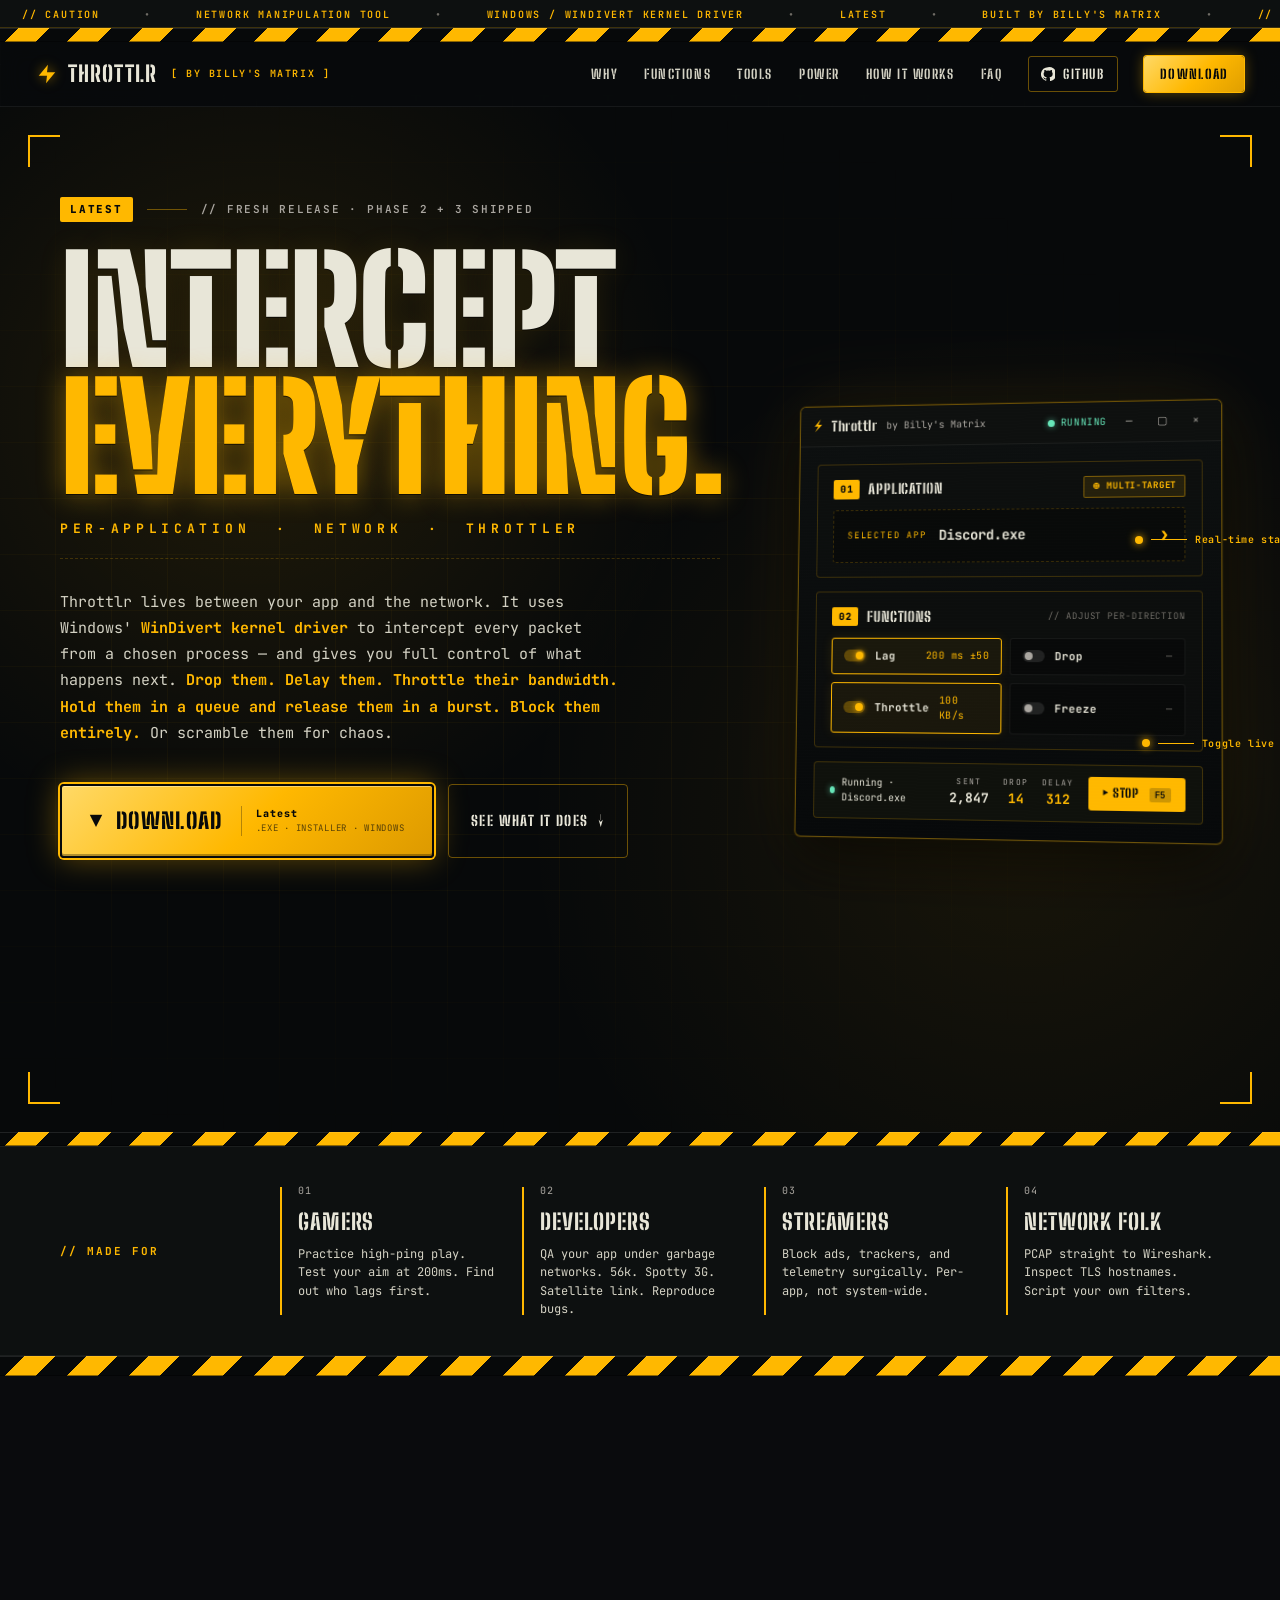
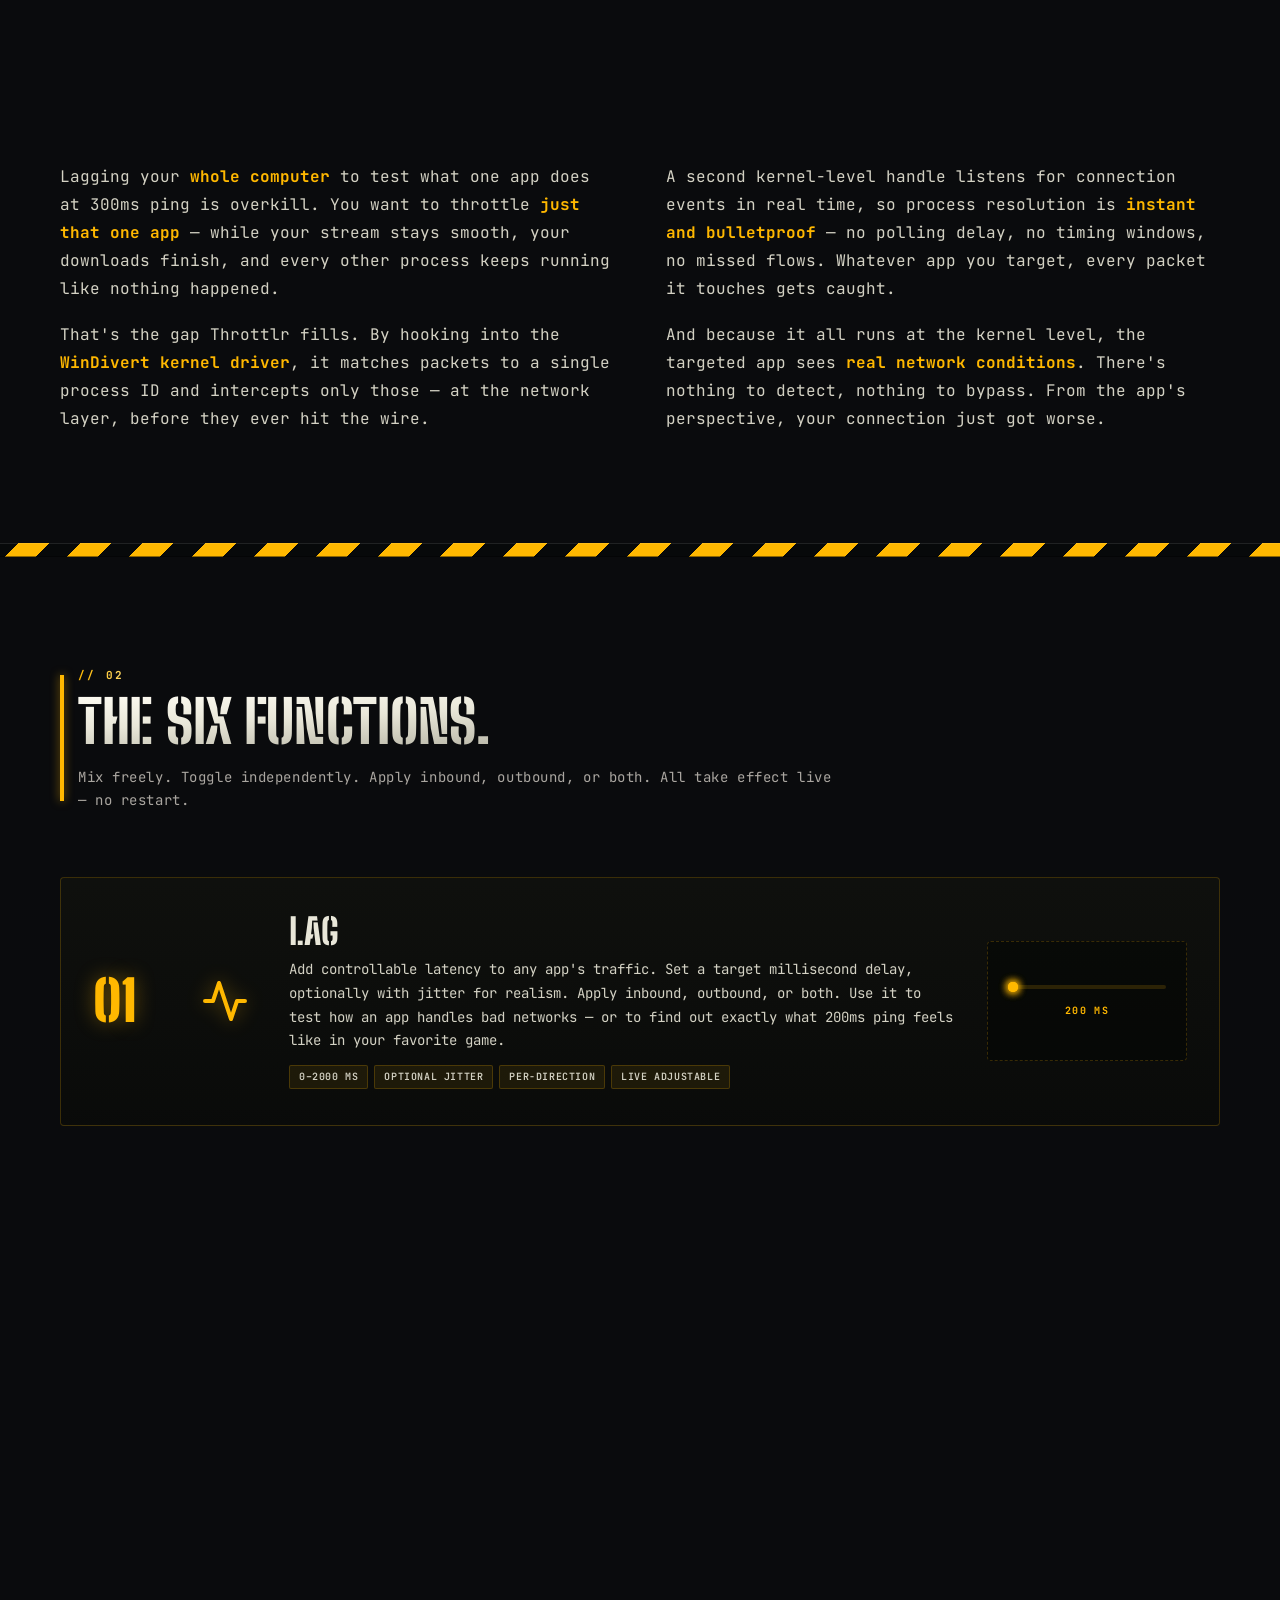
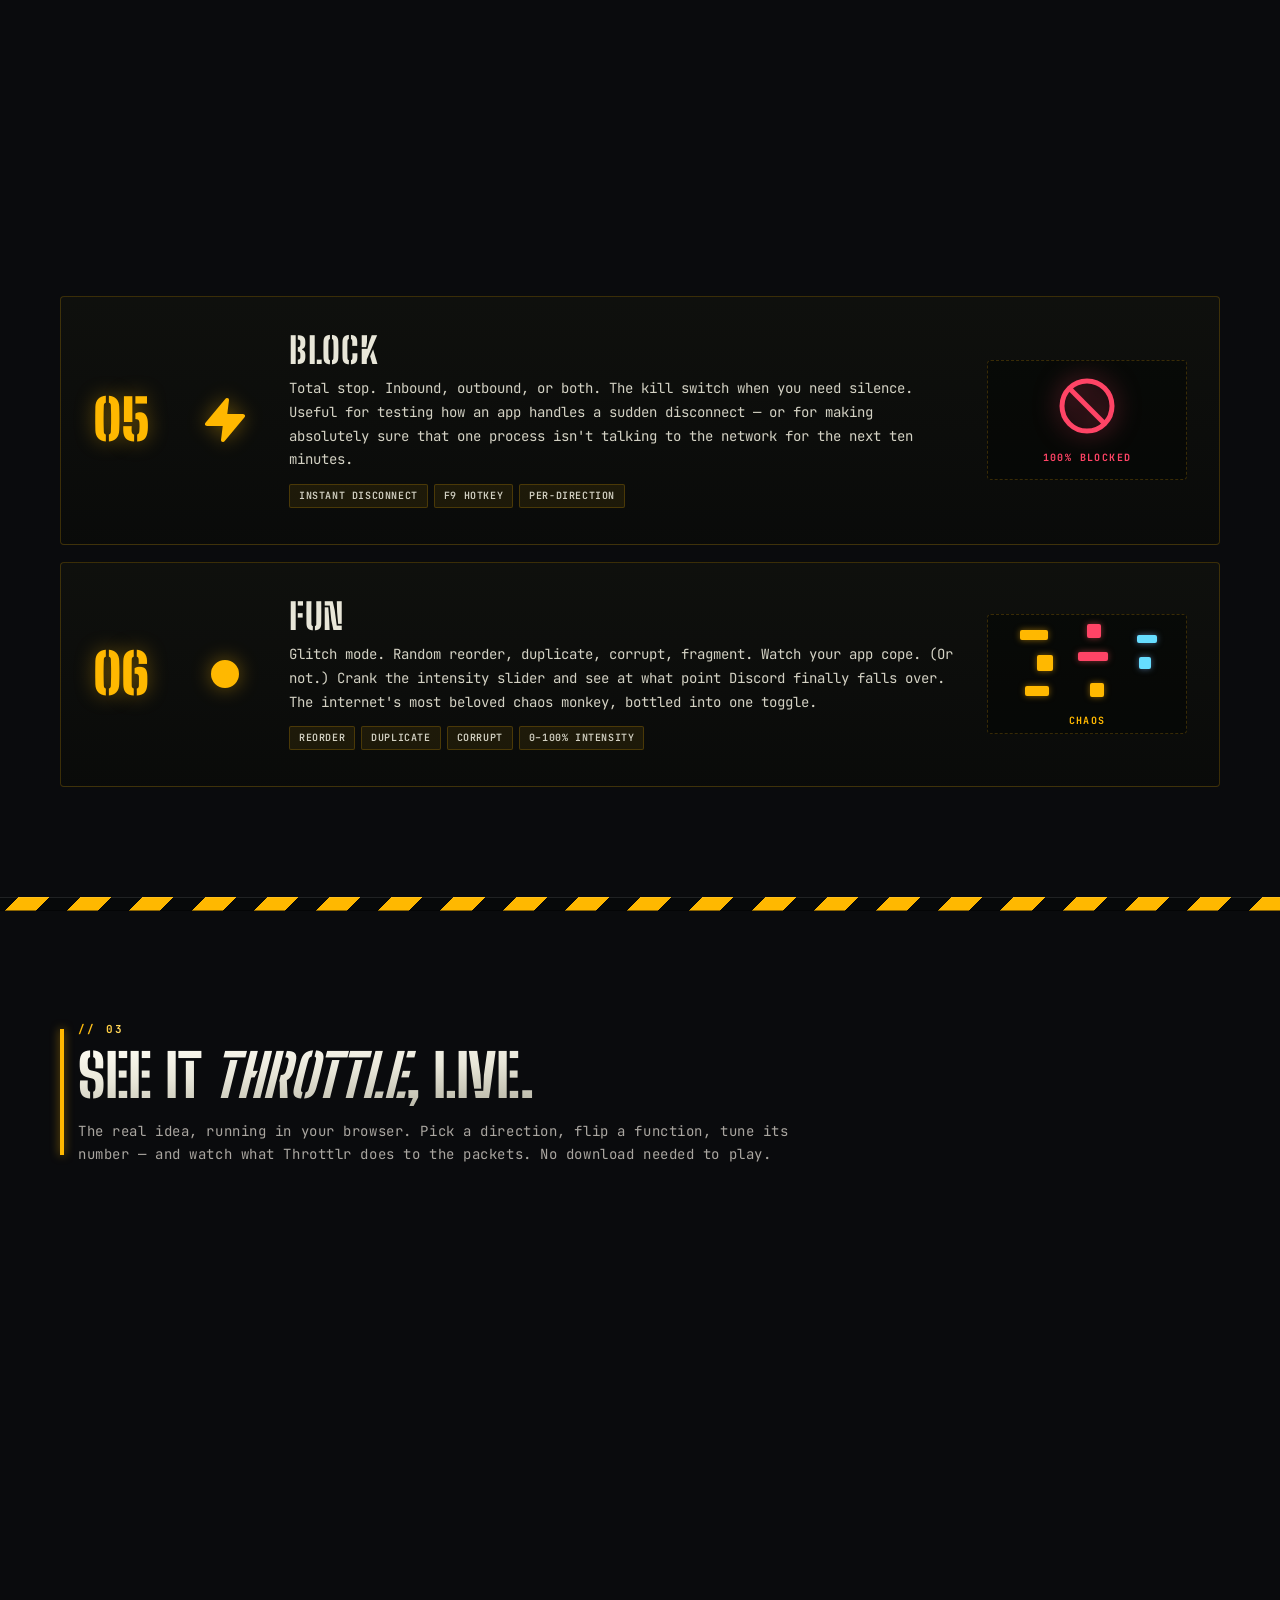
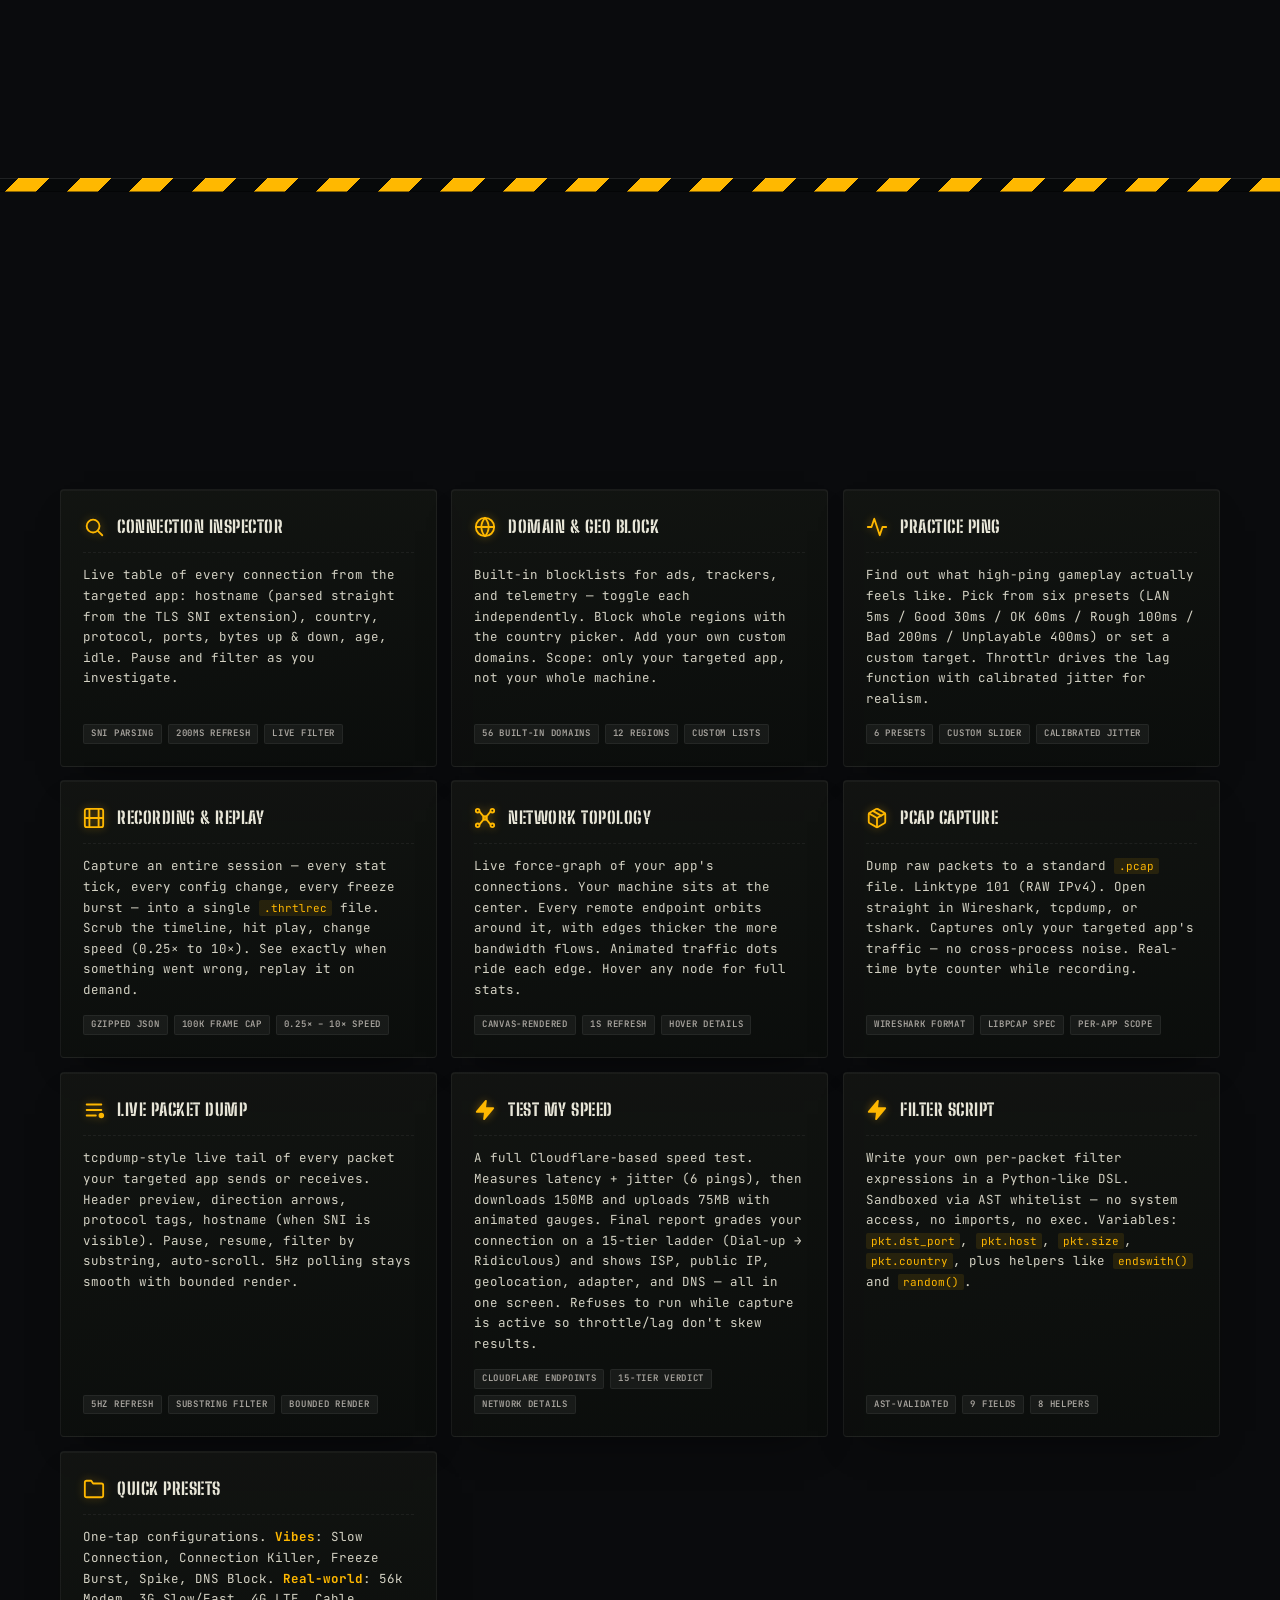
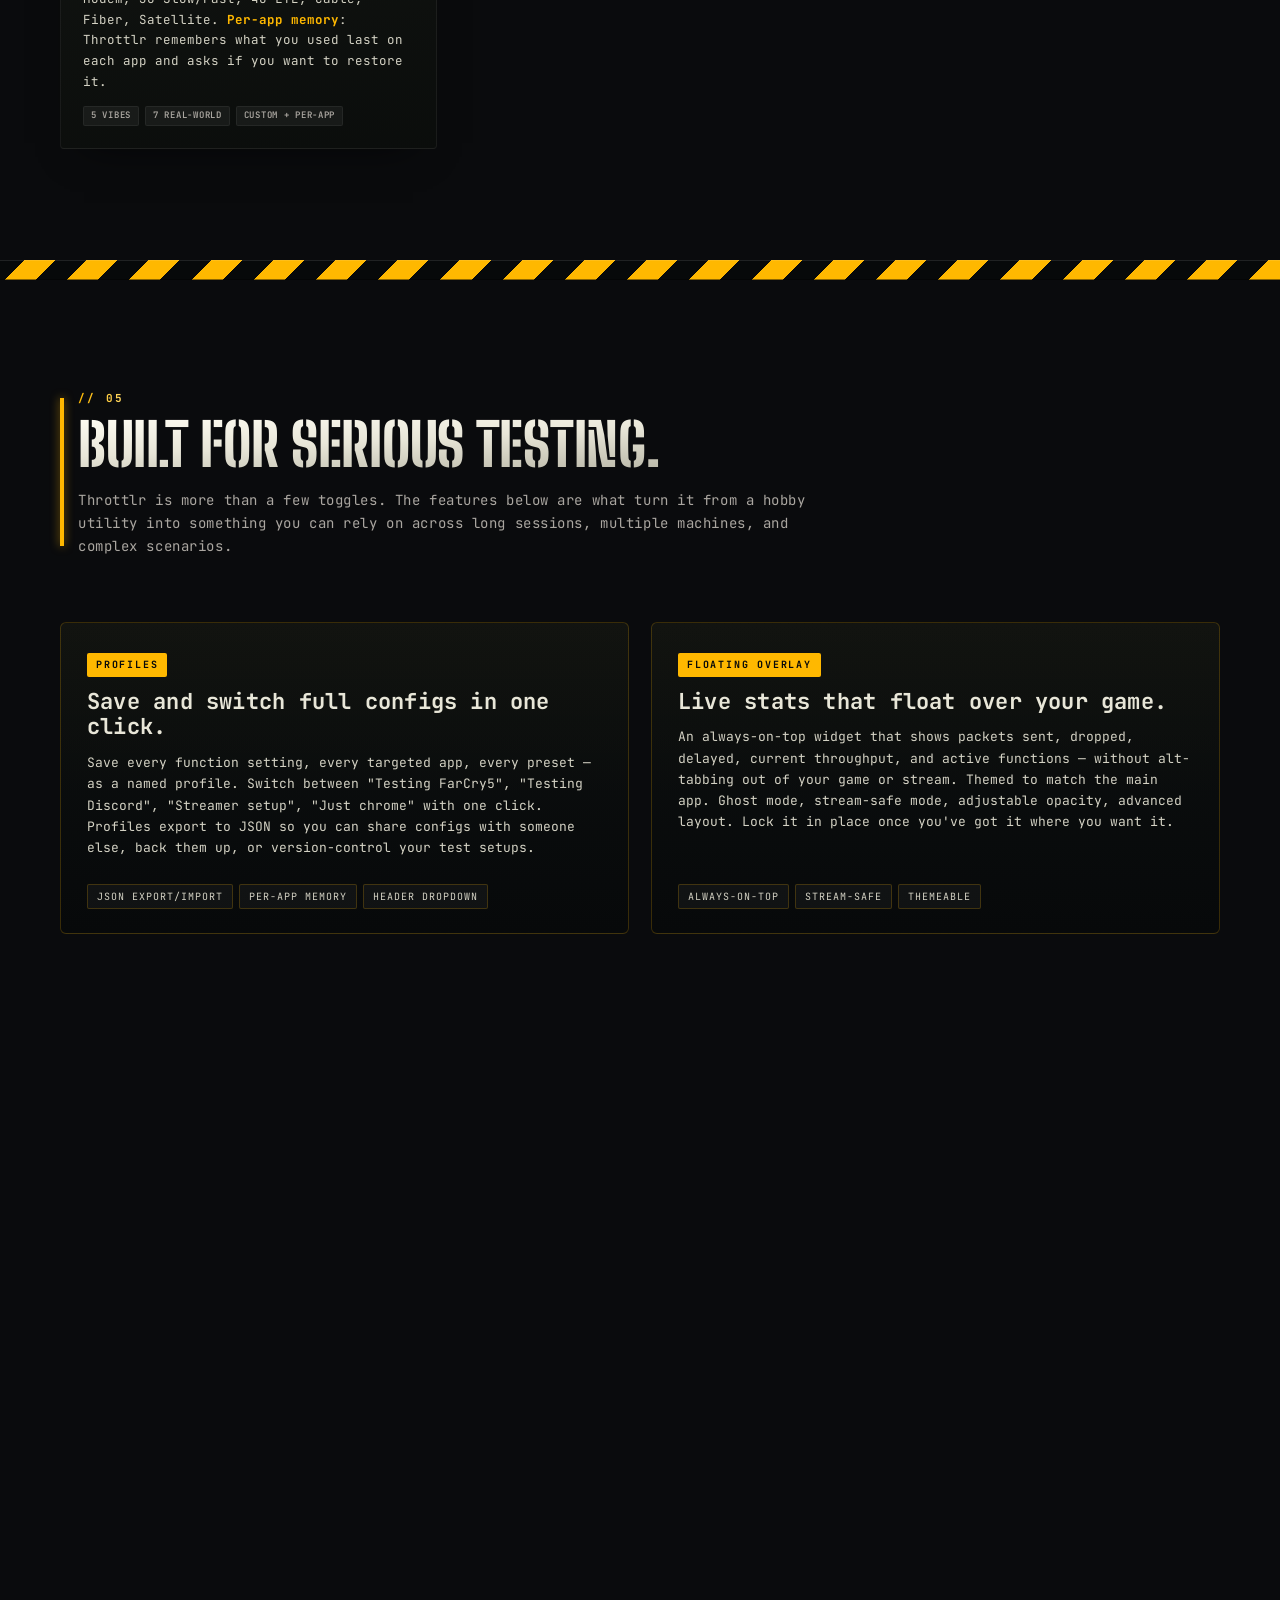
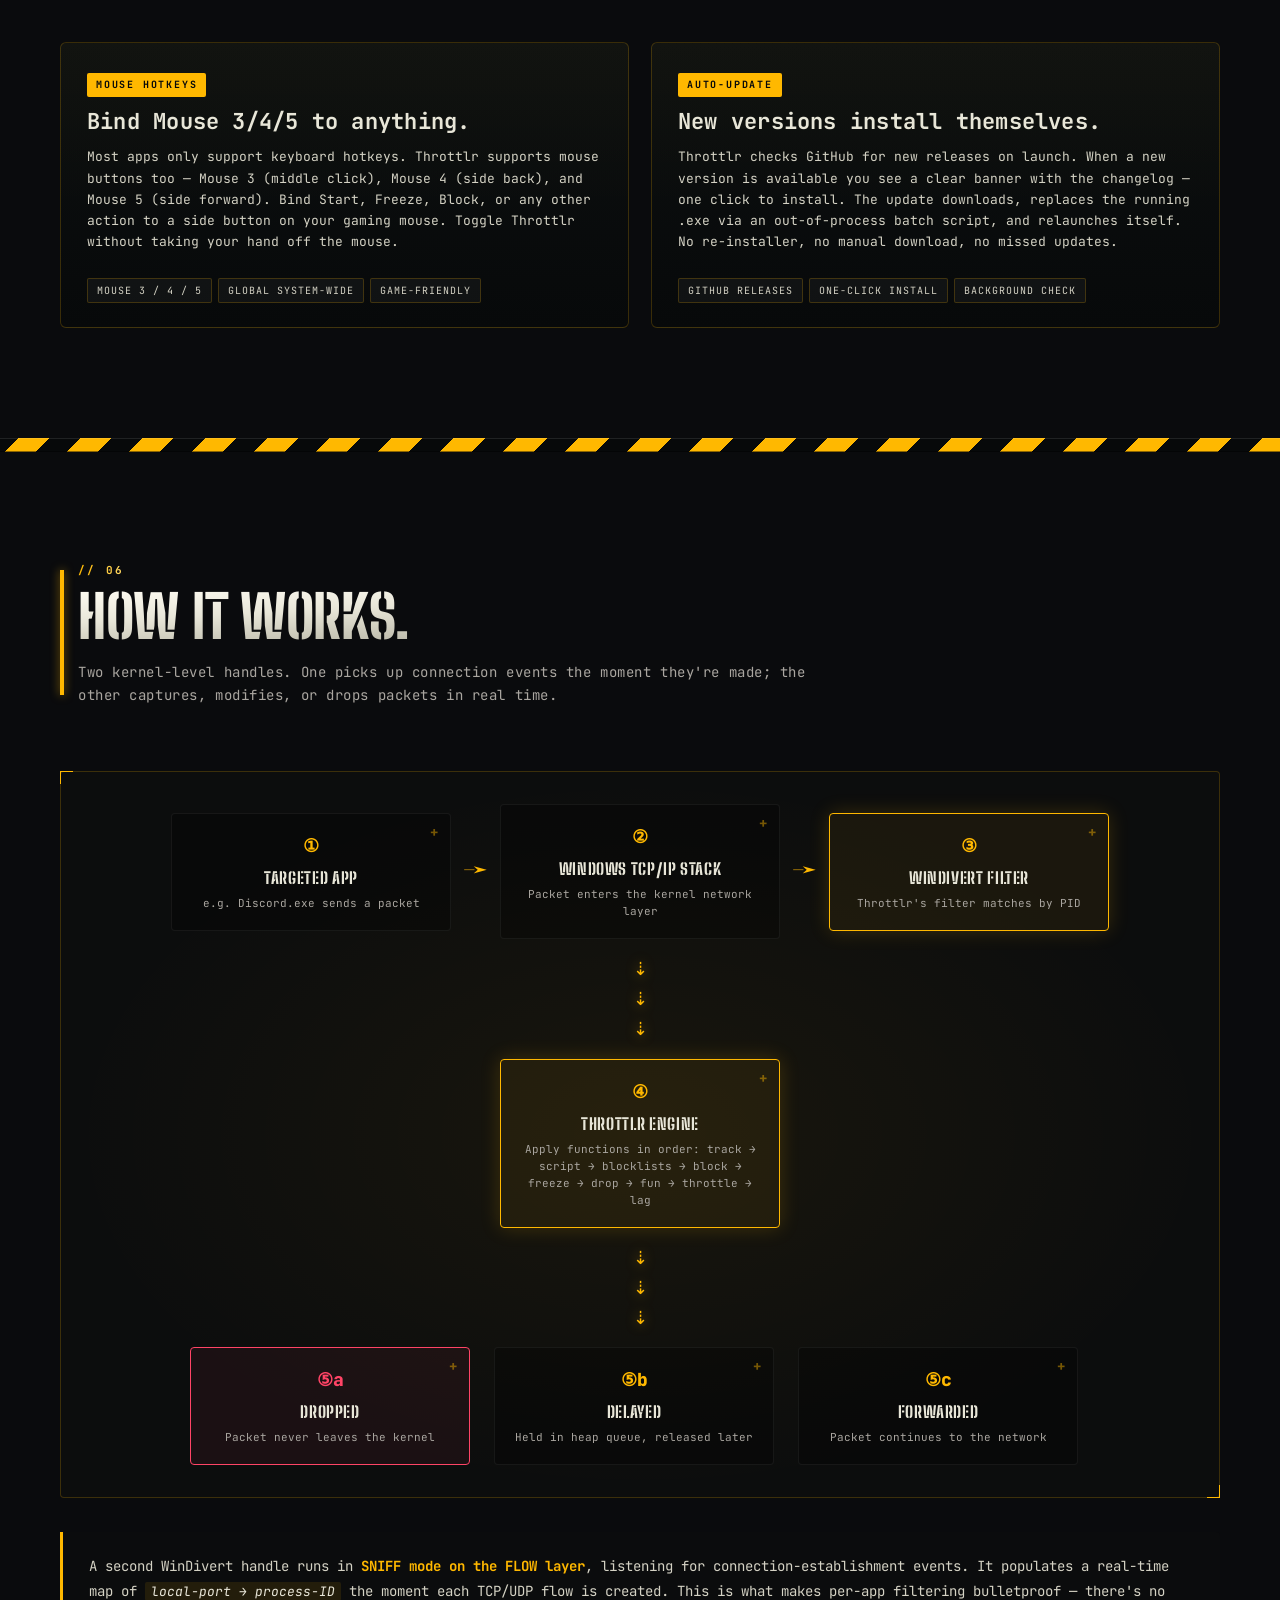
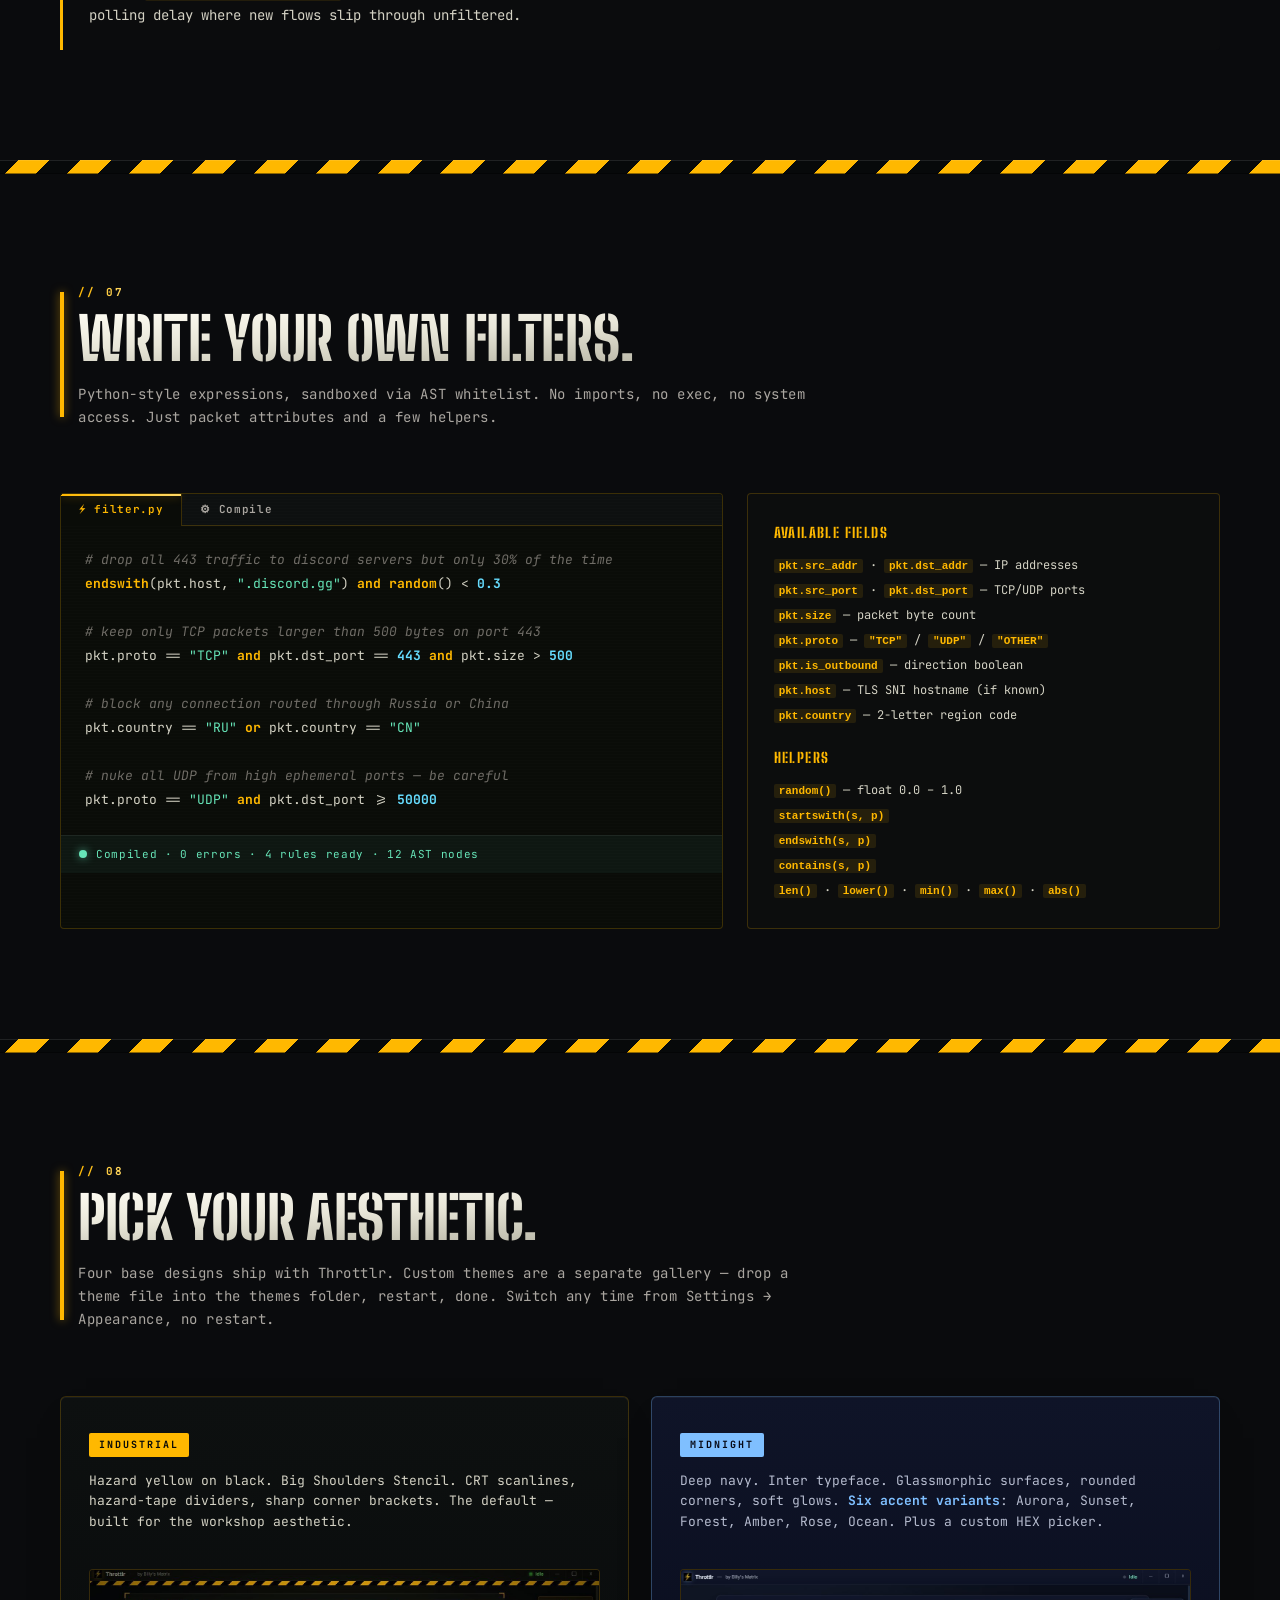
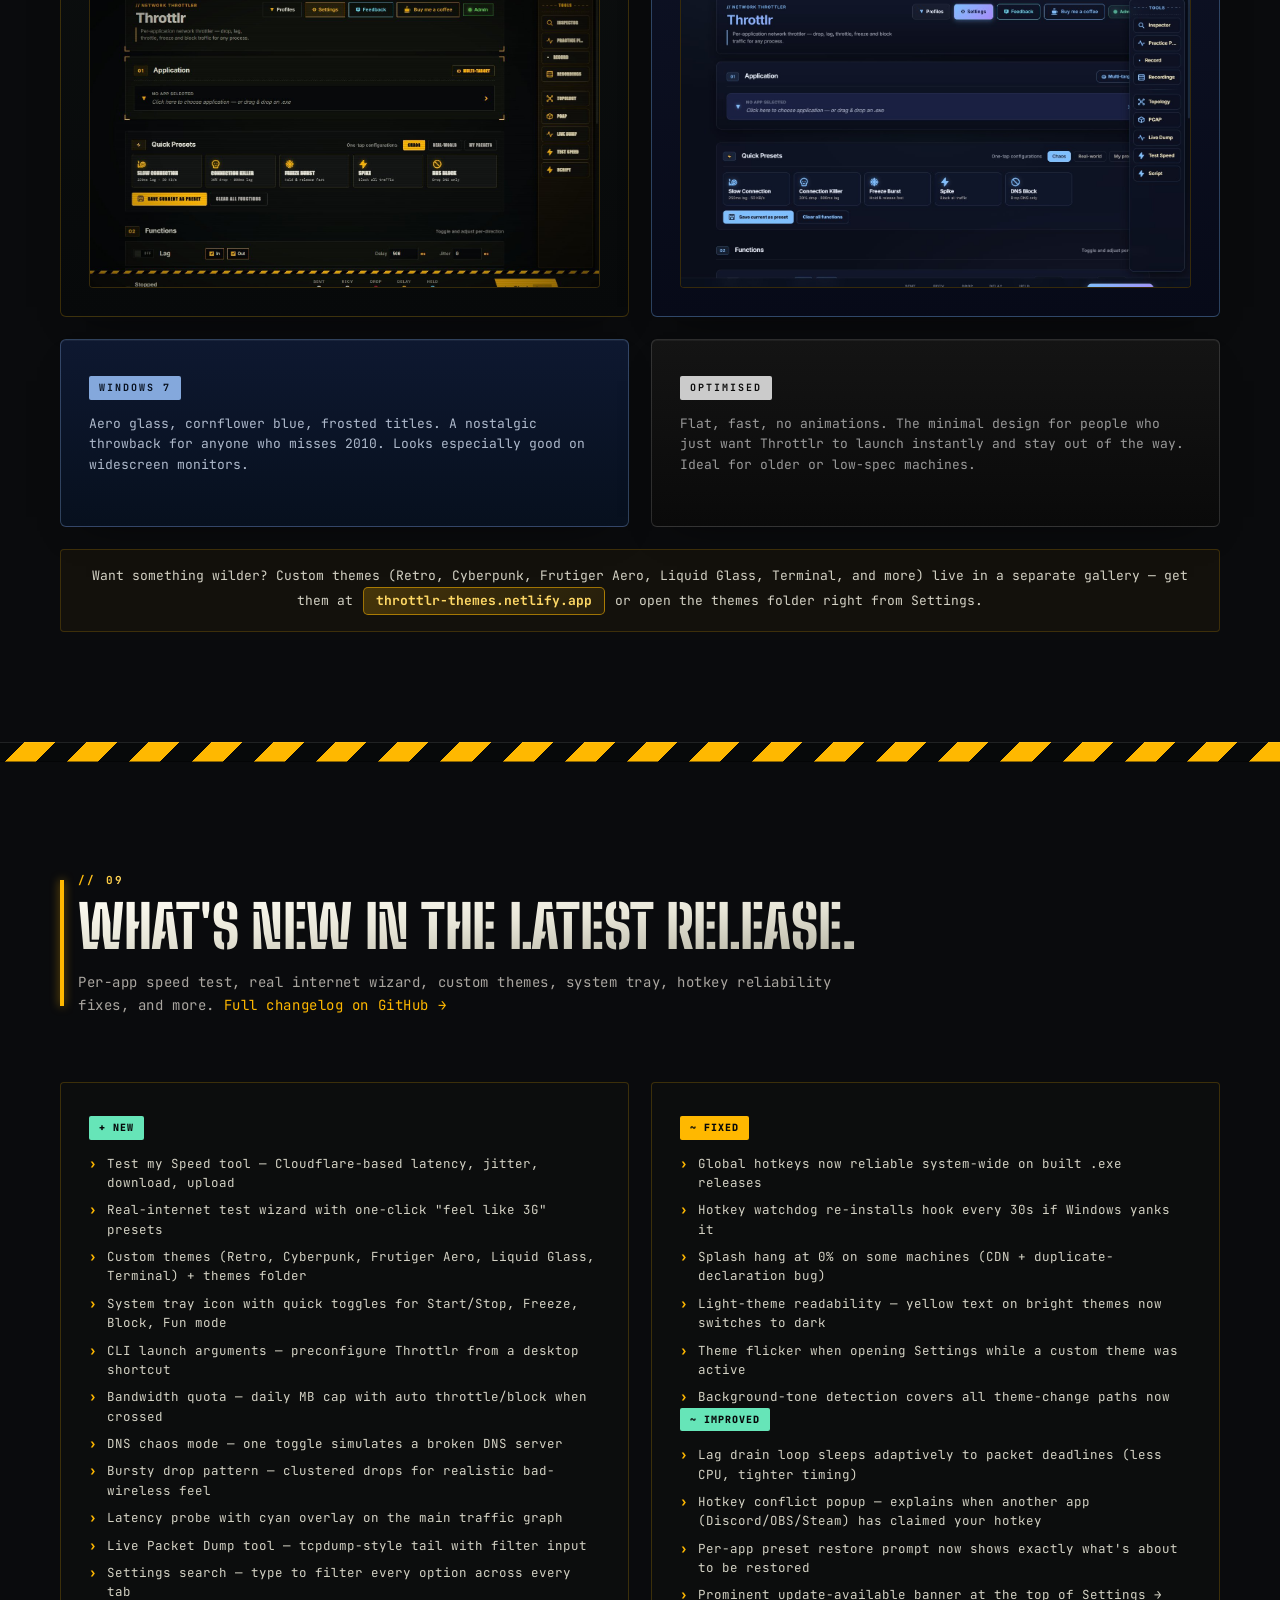
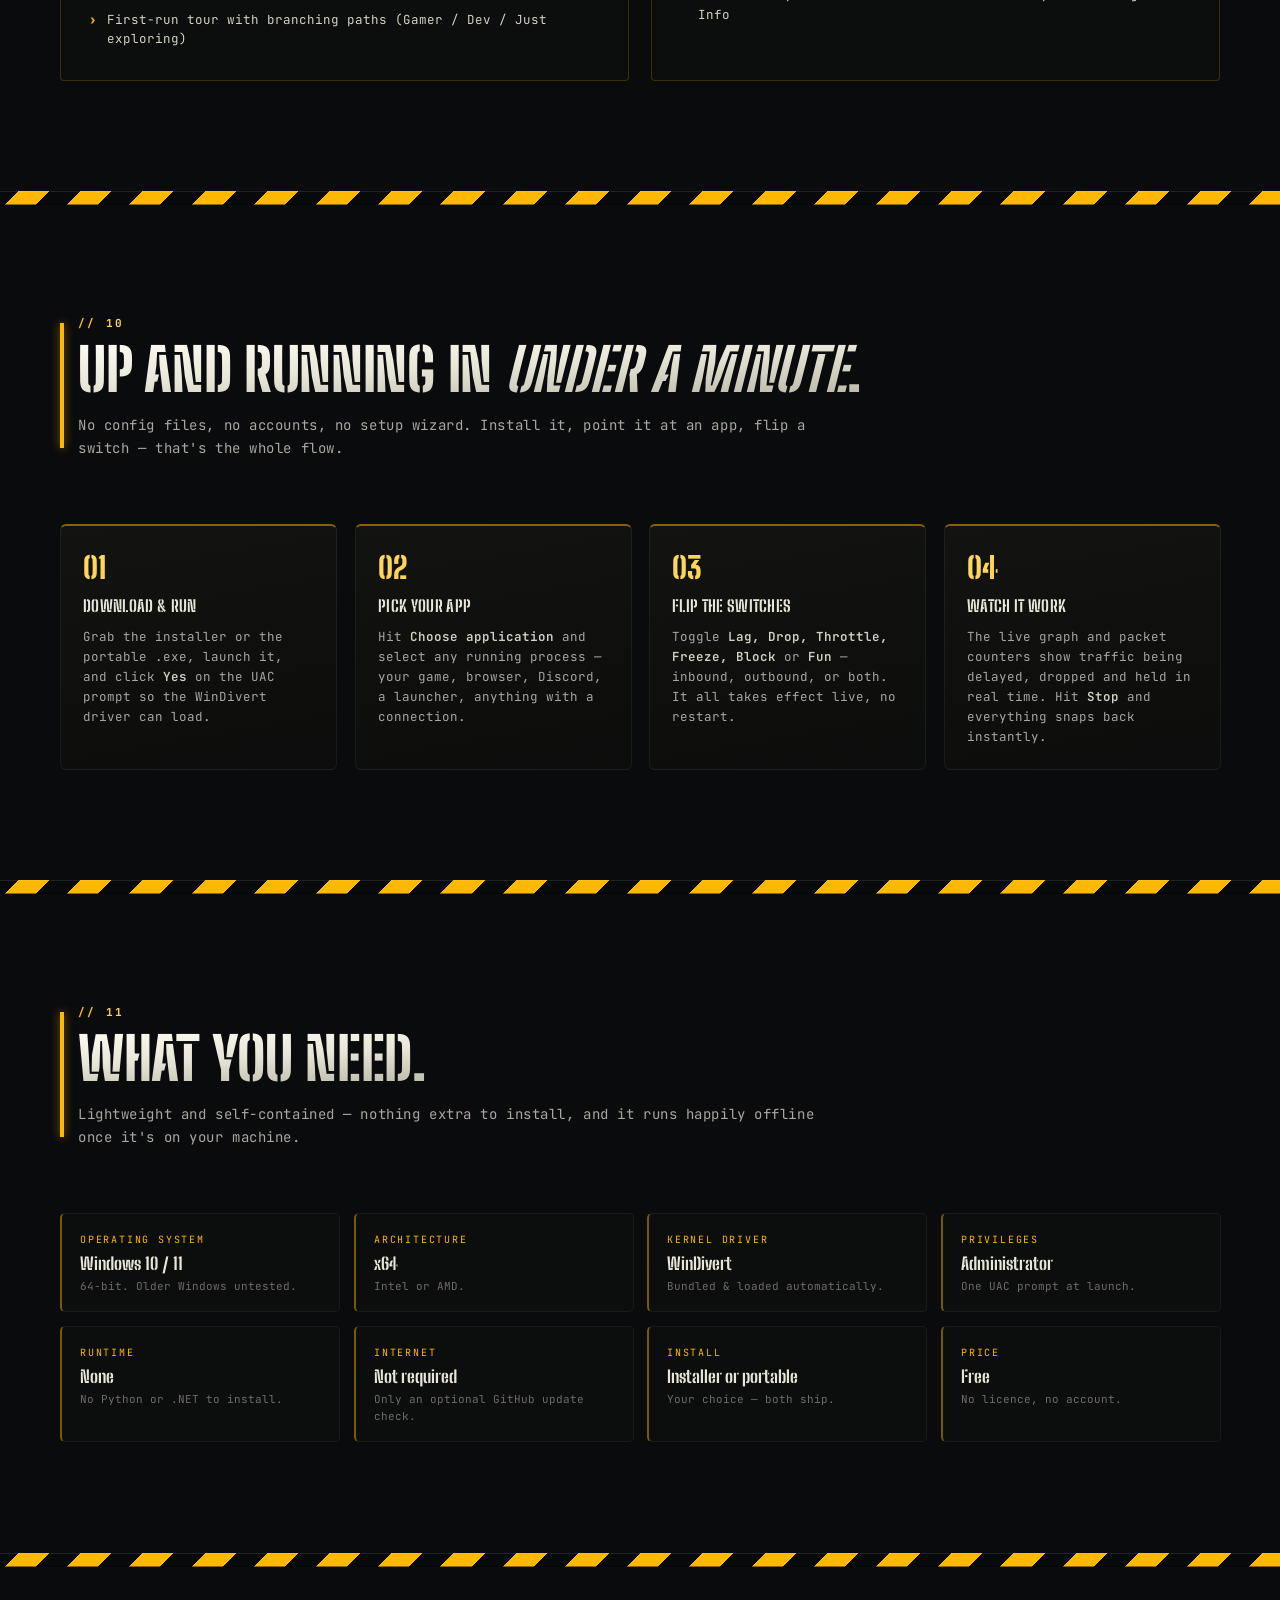
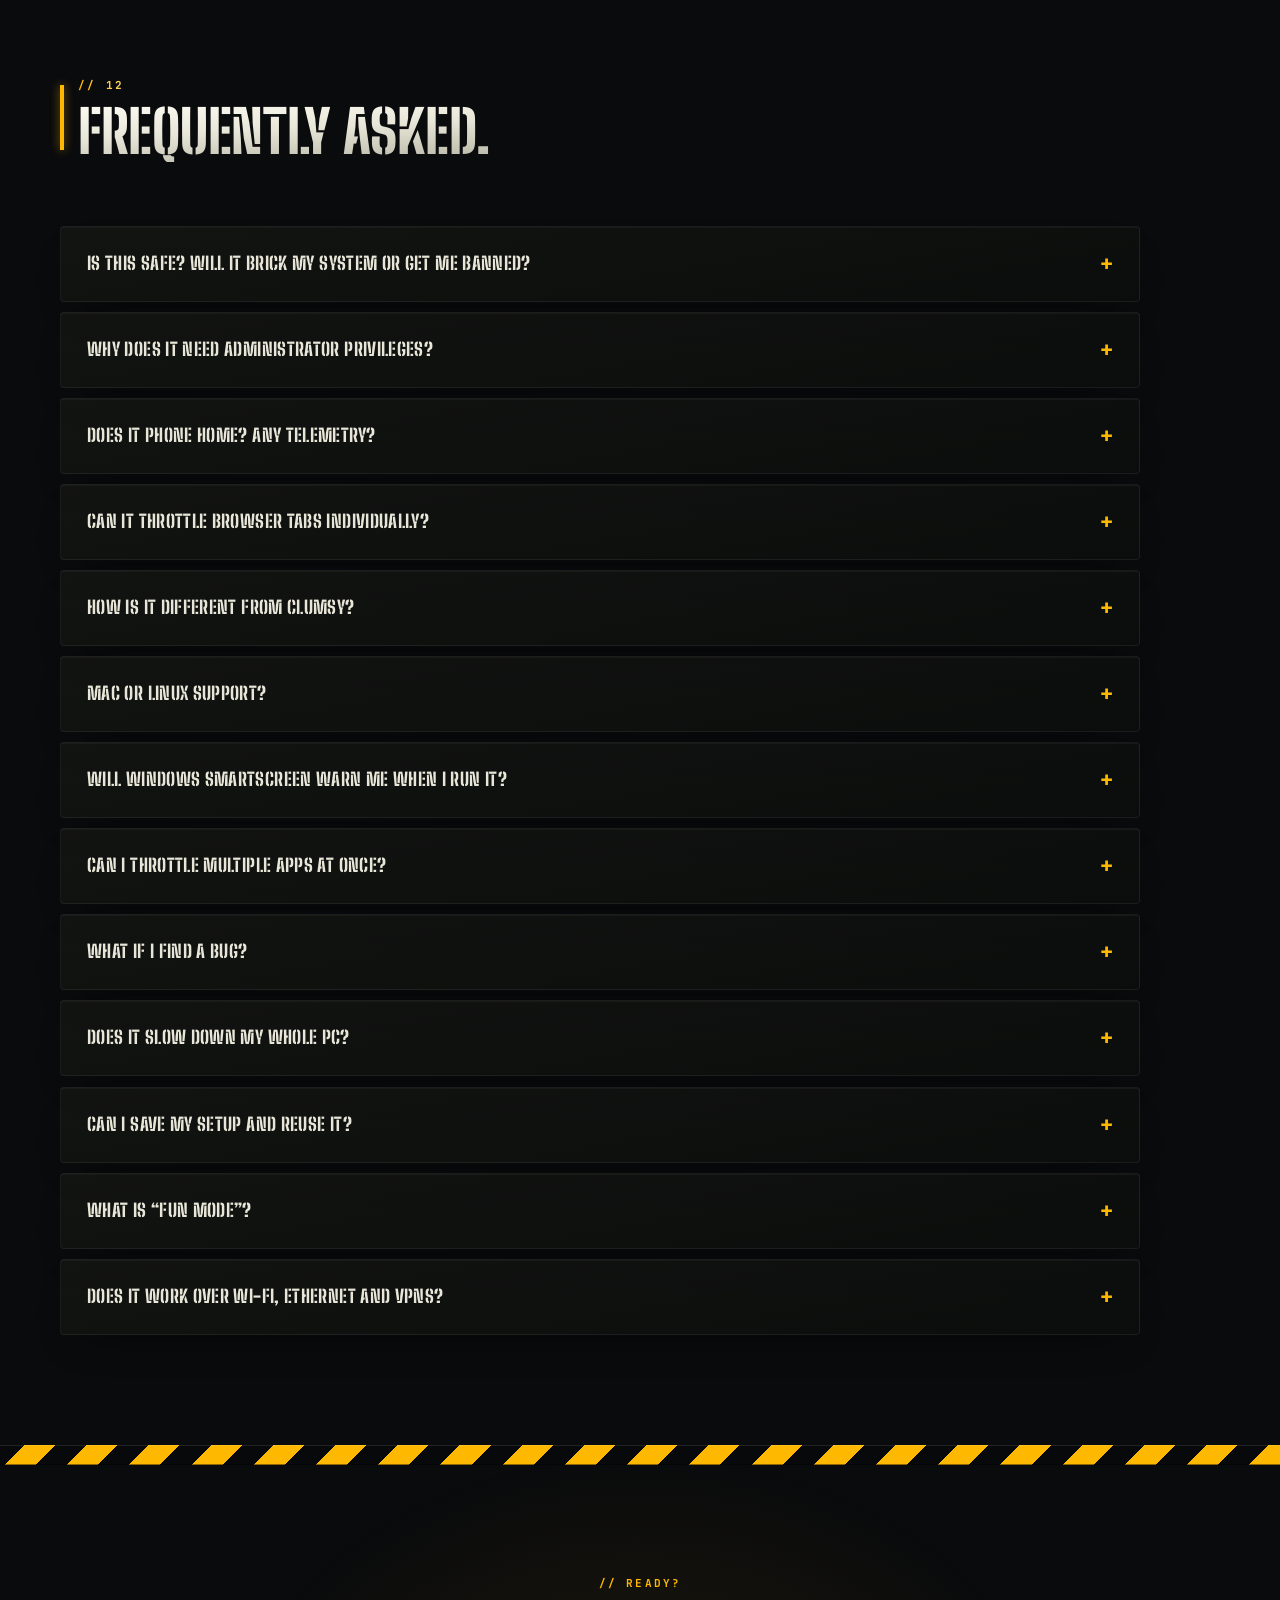
<file: index.html>
<!DOCTYPE html>
<html lang="en">
<head>
  <meta charset="UTF-8">
  <meta name="viewport" content="width=device-width, initial-scale=1.0">
  <meta name="description" content="Throttlr — per-application network throttler for Windows. Intercept any app's traffic. Drop, lag, throttle, freeze, block. Kernel-level precision.">
  <meta name="keywords" content="network throttle, packet manipulation, windows, gaming, latency simulator, clumsy alternative, windivert, billy's matrix">
  <meta name="theme-color" content="#ffb800">
  <meta property="og:title" content="Throttlr — Intercept everything.">
  <meta property="og:description" content="Per-application network throttler for Windows. Drop, lag, throttle, freeze and block traffic for any process.">
  <meta property="og:type" content="website">
  <meta name="twitter:card" content="summary_large_image">

  <title>Throttlr — Per-application network throttler</title>

  <link rel="preconnect" href="https://fonts.googleapis.com">
  <link rel="preconnect" href="https://fonts.gstatic.com" crossorigin>
  <link href="https://fonts.googleapis.com/css2?family=Big+Shoulders+Stencil:wght@600;700;800;900&family=JetBrains+Mono:wght@400;500;600;700;800&family=VT323&display=swap" rel="stylesheet">

  <link rel="stylesheet" href="style.css">
</head>
<body>

<!-- v4 — Animated ambient background orbs (real DOM elements so they can
     animate). Sits behind content via z-index: -1 in CSS. -->
<div class="bg-orbs" aria-hidden="true">
  <div class="bg-orb bg-orb-1"></div>
  <div class="bg-orb bg-orb-2"></div>
  <div class="bg-orb bg-orb-3"></div>
</div>

<!-- v4.2 — Parallax blueprint grid. Translates at a SLOWER rate than scroll
     for the 3D depth effect — the grid lines visibly lag behind as you
     scroll, making the page feel layered rather than flat. -->
<div class="parallax-grid" aria-hidden="true"></div>

<!-- v4.1 — Hero-zone yellow ambient glow. Fades out as scrolled past. -->
<div class="hero-zone-glow" aria-hidden="true"></div>

<!-- Scroll progress indicator -->
<div class="scroll-progress" id="scrollProgress"></div>

<!-- ============== TOP MARQUEE ============== -->
<div class="marquee" aria-hidden="true">
  <div class="marquee-track">
    <span>// CAUTION</span><span>•</span>
    <span>NETWORK MANIPULATION TOOL</span><span>•</span>
    <span>WINDOWS / WINDIVERT KERNEL DRIVER</span><span>•</span>
    <span data-auto-version>Latest</span><span>•</span>
    <span>BUILT BY BILLY'S MATRIX</span><span>•</span>
    <span>// CAUTION</span><span>•</span>
    <span>NETWORK MANIPULATION TOOL</span><span>•</span>
    <span>WINDOWS / WINDIVERT KERNEL DRIVER</span><span>•</span>
    <span data-auto-version>Latest</span><span>•</span>
    <span>BUILT BY BILLY'S MATRIX</span><span>•</span>
    <span>// CAUTION</span><span>•</span>
    <span>NETWORK MANIPULATION TOOL</span><span>•</span>
    <span>WINDOWS / WINDIVERT KERNEL DRIVER</span><span>•</span>
    <span data-auto-version>Latest</span><span>•</span>
    <span>BUILT BY BILLY'S MATRIX</span><span>•</span>
    <span>// CAUTION</span><span>•</span>
    <span>NETWORK MANIPULATION TOOL</span><span>•</span>
    <span>WINDOWS / WINDIVERT KERNEL DRIVER</span><span>•</span>
    <span data-auto-version>Latest</span><span>•</span>
    <span>BUILT BY BILLY'S MATRIX</span><span>•</span>
    <span>// CAUTION</span><span>•</span>
    <span>NETWORK MANIPULATION TOOL</span><span>•</span>
    <span>WINDOWS / WINDIVERT KERNEL DRIVER</span><span>•</span>
    <span data-auto-version>Latest</span><span>•</span>
    <span>BUILT BY BILLY'S MATRIX</span><span>•</span>
    <span>// CAUTION</span><span>•</span>
    <span>NETWORK MANIPULATION TOOL</span><span>•</span>
    <span>WINDOWS / WINDIVERT KERNEL DRIVER</span><span>•</span>
    <span data-auto-version>Latest</span><span>•</span>
    <span>BUILT BY BILLY'S MATRIX</span><span>•</span>
  </div>
</div>

<div class="hazard-strip"></div>

<!-- ============== NAV ============== -->
<header class="nav">
  <a href="#" class="brand" aria-label="Throttlr home">
    <span class="brand-bolt">
      <svg viewBox="0 0 24 24" xmlns="http://www.w3.org/2000/svg">
        <polygon points="13 2 3 14 12 14 11 22 21 10 12 10 13 2" fill="currentColor"/>
      </svg>
    </span>
    <span class="brand-name">THROTTLR</span>
    <span class="brand-tag">[ BY BILLY'S MATRIX ]</span>
  </a>
  <nav class="nav-links">
    <a href="#why">Why</a>
    <a href="#functions">Functions</a>
    <a href="#tools">Tools</a>
    <a href="#power">Power</a>
    <a href="#how">How it works</a>
    <a href="#faq">FAQ</a>
    <a href="https://github.com/BillysMatrix18/throttlr-releases" class="nav-github" target="_blank" rel="noopener">
      <svg viewBox="0 0 24 24" fill="currentColor" width="14" height="14"><path d="M12 .3a12 12 0 0 0-3.8 23.4c.6.1.8-.3.8-.6v-2c-3.3.7-4-1.6-4-1.6-.6-1.4-1.4-1.8-1.4-1.8-1.1-.7.1-.7.1-.7 1.2.1 1.9 1.3 1.9 1.3 1.1 1.9 2.9 1.3 3.6 1 .1-.8.4-1.3.8-1.6-2.7-.3-5.5-1.3-5.5-6 0-1.3.5-2.4 1.3-3.2-.1-.4-.6-1.6.1-3.2 0 0 1-.3 3.4 1.2a11.5 11.5 0 0 1 6 0c2.3-1.6 3.3-1.2 3.3-1.2.7 1.6.2 2.8.1 3.2.8.8 1.3 2 1.3 3.2 0 4.6-2.8 5.6-5.5 5.9.5.4.9 1.2.9 2.4v3.5c0 .3.1.7.8.6A12 12 0 0 0 12 .3z"/></svg>
      GitHub
    </a>
    <a href="https://github.com/BillysMatrix18/throttlr-releases/releases/latest/download/Throttlr-Setup.exe" class="nav-cta" download>Download</a>
  </nav>
</header>

<!-- ============== HERO ============== -->
<section class="hero">
  <span class="corner corner-tl"></span>
  <span class="corner corner-tr"></span>
  <span class="corner corner-bl"></span>
  <span class="corner corner-br"></span>

  <div class="hero-grid"></div>
  <div class="hero-glow"></div>

  <div class="hero-inner">
    <div class="hero-eyebrow reveal">
      <span class="eyebrow-chip" data-auto-version>Latest</span>
      <span class="eyebrow-divider"></span>
      <span class="eyebrow-text">// FRESH RELEASE &middot; PHASE 2 + 3 SHIPPED</span>
    </div>

    <h1 class="hero-title reveal" style="--d: 0.1s">
      <span class="hero-title-line">INTERCEPT</span>
      <span class="hero-title-line accent">EVERYTHING.</span>
    </h1>

    <p class="hero-subtitle reveal" style="--d: 0.2s">
      PER-APPLICATION &nbsp;&middot;&nbsp; NETWORK &nbsp;&middot;&nbsp; THROTTLER
    </p>

    <p class="hero-blurb reveal" style="--d: 0.3s">
      Throttlr lives between your app and the network. It uses Windows'
      <strong>WinDivert kernel driver</strong> to intercept every packet from a
      chosen process — and gives you full control of what happens next.
      <strong>Drop them. Delay them. Throttle their bandwidth.
      Hold them in a queue and release them in a burst. Block them entirely.</strong>
      Or scramble them for chaos.
    </p>

    <div class="hero-cta reveal" style="--d: 0.4s">
      <a class="btn-download" href="https://github.com/BillysMatrix18/throttlr-releases/releases/latest/download/Throttlr-Setup.exe" download>
        <span class="btn-download-arrow">▼</span>
        <span class="btn-download-text">DOWNLOAD</span>
        <span class="btn-download-meta">
          <span class="btn-download-ver" data-auto-version>Latest</span>
          <span class="btn-download-os">.EXE &middot; INSTALLER &middot; WINDOWS</span>
        </span>
      </a>
      <a class="btn-secondary" href="#functions">
        <span>SEE WHAT IT DOES</span>
        <span class="btn-secondary-arrow">↓</span>
      </a>
    </div>

    <ul class="hero-stats reveal" style="--d: 0.5s">
      <li><strong data-count="14732">14,732</strong><span>lines of code</span></li>
      <li><strong data-count="31">31</strong><span>features &amp; tools</span></li>
      <li><strong data-count="6">6</strong><span>traffic functions</span></li>
      <li><strong data-count="2">2</strong><span>full designs</span></li>
    </ul>

    <div class="hero-platforms reveal" style="--d: 0.6s">
      <span class="hp-label">// BUILT WITH</span>
      <span class="hp-tag">PYSIDE6</span>
      <span class="hp-tag">QWebEngine</span>
      <span class="hp-tag">WinDivert</span>
      <span class="hp-tag">Python 3.10+</span>
    </div>
  </div>

  <!-- Hero mock app -->
  <div class="hero-mock reveal" style="--d: 0.3s" aria-hidden="true">
    <div class="mock-screen">
      <div class="mock-titlebar">
        <span class="mock-tb-bolt">⚡</span>
        <span class="mock-tb-name">Throttlr</span>
        <span class="mock-tb-tag">by Billy's Matrix</span>
        <span class="mock-tb-spacer"></span>
        <span class="mock-tb-status"><span class="mock-dot"></span>Running</span>
        <span class="mock-tb-ctrl">—</span>
        <span class="mock-tb-ctrl">▢</span>
        <span class="mock-tb-ctrl">×</span>
      </div>
      <div class="mock-body">
        <div class="mock-panel">
          <div class="mock-panel-head">
            <span class="mock-panel-num">01</span>
            <span class="mock-panel-title">Application</span>
            <span class="mock-panel-spacer"></span>
            <span class="mock-pill">⊕ MULTI-TARGET</span>
          </div>
          <div class="mock-panel-target">
            <span class="mock-target-label">SELECTED APP</span>
            <span class="mock-target-name">Discord.exe</span>
            <span class="mock-target-arrow">›</span>
          </div>
        </div>
        <div class="mock-panel">
          <div class="mock-panel-head">
            <span class="mock-panel-num">02</span>
            <span class="mock-panel-title">Functions</span>
            <span class="mock-panel-spacer"></span>
            <span class="mock-panel-meta">// ADJUST PER-DIRECTION</span>
          </div>
          <div class="mock-funcs">
            <div class="mock-fn on"><span class="mock-knob"></span><span class="mock-fn-name">Lag</span><span class="mock-fn-meta">200 ms ±50</span></div>
            <div class="mock-fn"><span class="mock-knob"></span><span class="mock-fn-name">Drop</span><span class="mock-fn-meta">—</span></div>
            <div class="mock-fn on"><span class="mock-knob"></span><span class="mock-fn-name">Throttle</span><span class="mock-fn-meta">100 KB/s</span></div>
            <div class="mock-fn"><span class="mock-knob"></span><span class="mock-fn-name">Freeze</span><span class="mock-fn-meta">—</span></div>
          </div>
        </div>
        <div class="mock-actionbar">
          <span class="mock-ab-status"><span class="mock-dot"></span>Running &middot; Discord.exe</span>
          <span class="mock-ab-stat"><em>SENT</em><strong>2,847</strong></span>
          <span class="mock-ab-stat"><em>DROP</em><strong class="warn">14</strong></span>
          <span class="mock-ab-stat"><em>DELAY</em><strong class="warn">312</strong></span>
          <span class="mock-ab-start">▶ STOP <span>F5</span></span>
        </div>
      </div>
      <div class="mock-scanlines"></div>
    </div>
    <span class="mock-anno mock-anno-1">
      <span class="anno-dot"></span>
      <span class="anno-line"></span>
      <span class="anno-text">Real-time stats &middot; 200ms tick</span>
    </span>
    <span class="mock-anno mock-anno-2">
      <span class="anno-dot"></span>
      <span class="anno-line"></span>
      <span class="anno-text">Toggle live without restart</span>
    </span>
  </div>
</section>

<div class="hazard-strip"></div>

<!-- ============== USE CASES BAND ============== -->
<section class="usecases">
  <div class="usecases-inner">
    <div class="usecase-label">// MADE FOR</div>
    <div class="usecase-list">
      <div class="usecase">
        <span class="uc-num">01</span>
        <span class="uc-title">Gamers</span>
        <span class="uc-desc">Practice high-ping play. Test your aim at 200ms. Find out who lags first.</span>
      </div>
      <div class="usecase">
        <span class="uc-num">02</span>
        <span class="uc-title">Developers</span>
        <span class="uc-desc">QA your app under garbage networks. 56k. Spotty 3G. Satellite link. Reproduce bugs.</span>
      </div>
      <div class="usecase">
        <span class="uc-num">03</span>
        <span class="uc-title">Streamers</span>
        <span class="uc-desc">Block ads, trackers, and telemetry surgically. Per-app, not system-wide.</span>
      </div>
      <div class="usecase">
        <span class="uc-num">04</span>
        <span class="uc-title">Network folk</span>
        <span class="uc-desc">PCAP straight to Wireshark. Inspect TLS hostnames. Script your own filters.</span>
      </div>
    </div>
  </div>
</section>

<div class="hazard-strip hazard-strip-thick"></div>

<!-- ============== WHY ============== -->
<section class="section section-why" id="why">
  <div class="section-head reveal">
    <span class="section-num">// 01</span>
    <h2 class="section-title">Most network tools throttle <em>your whole machine</em>.</h2>
    <h2 class="section-title accent">Throttlr does it per-process.</h2>
  </div>
  <div class="why-grid">
    <div class="why-col reveal">
      <p>Lagging your <strong>whole computer</strong> to test what one app does
      at 300ms ping is overkill. You want to throttle <strong>just that one app</strong> —
      while your stream stays smooth, your downloads finish, and every other
      process keeps running like nothing happened.</p>
      <p>That's the gap Throttlr fills. By hooking into the
      <strong>WinDivert kernel driver</strong>, it matches packets to a single
      process ID and intercepts only those — at the network layer, before
      they ever hit the wire.</p>
    </div>
    <div class="why-col reveal" style="--d: 0.15s">
      <p>A second kernel-level handle listens for connection events in
      real time, so process resolution is <strong>instant and bulletproof</strong> —
      no polling delay, no timing windows, no missed flows. Whatever app
      you target, every packet it touches gets caught.</p>
      <p>And because it all runs at the kernel level, the targeted app sees
      <strong>real network conditions</strong>. There's nothing to detect, nothing
      to bypass. From the app's perspective, your connection just got worse.</p>
    </div>
  </div>
</section>

<div class="hazard-strip"></div>

<!-- ============== FUNCTIONS DEEP-DIVE ============== -->
<section class="section section-functions" id="functions">
  <div class="section-head reveal">
    <span class="section-num">// 02</span>
    <h2 class="section-title">The six functions.</h2>
    <p class="section-sub">Mix freely. Toggle independently. Apply inbound, outbound, or both. All take effect live — no restart.</p>
  </div>

  <div class="fn-stack">
    <article class="fn-row reveal">
      <div class="fn-row-num">01</div>
      <div class="fn-row-icon">
        <svg viewBox="0 0 24 24"><polyline points="22 12 18 12 15 21 9 3 6 12 2 12"/></svg>
      </div>
      <div class="fn-row-body">
        <h3>Lag</h3>
        <p>Add controllable latency to any app's traffic. Set a target millisecond delay,
        optionally with jitter for realism. Apply inbound, outbound, or both.
        Use it to test how an app handles bad networks — or to find out exactly what
        200ms ping feels like in your favorite game.</p>
        <div class="fn-row-meta">
          <span class="fn-meta-pill">0–2000 ms</span>
          <span class="fn-meta-pill">Optional jitter</span>
          <span class="fn-meta-pill">Per-direction</span>
          <span class="fn-meta-pill">Live adjustable</span>
        </div>
      </div>
      <div class="fn-row-visual fn-visual-lag">
        <div class="fn-vis-track">
          <span class="fn-vis-dot"></span><span class="fn-vis-dot"></span><span class="fn-vis-dot"></span>
        </div>
        <div class="fn-vis-label">200 ms</div>
      </div>
    </article>

    <article class="fn-row reveal">
      <div class="fn-row-num">02</div>
      <div class="fn-row-icon">
        <svg viewBox="0 0 24 24"><circle cx="12" cy="12" r="10"/><line x1="4.93" y1="4.93" x2="19.07" y2="19.07"/></svg>
      </div>
      <div class="fn-row-body">
        <h3>Drop</h3>
        <p>Discard packets at a configurable rate, from a 1% drizzle to a total
        wipeout. Optional <strong>DNS-only mode</strong> for surgical disruption — drop the
        domain lookups but let everything else through. Great for simulating
        the "loading forever" experience.</p>
        <div class="fn-row-meta">
          <span class="fn-meta-pill">0–100% drop rate</span>
          <span class="fn-meta-pill">DNS-only mode</span>
          <span class="fn-meta-pill">Per-direction</span>
        </div>
      </div>
      <div class="fn-row-visual fn-visual-drop">
        <div class="fn-vis-grid">
          <span></span><span class="lost"></span><span></span><span></span>
          <span class="lost"></span><span></span><span></span><span class="lost"></span>
          <span></span><span></span><span class="lost"></span><span></span>
        </div>
        <div class="fn-vis-label">25%</div>
      </div>
    </article>

    <article class="fn-row reveal">
      <div class="fn-row-num">03</div>
      <div class="fn-row-icon">
        <svg viewBox="0 0 24 24"><path d="M21 16V8a2 2 0 0 0-1-1.73l-7-4a2 2 0 0 0-2 0l-7 4A2 2 0 0 0 3 8v8a2 2 0 0 0 1 1.73l7 4a2 2 0 0 0 2 0l7-4A2 2 0 0 0 21 16z"/><polyline points="3.27 6.96 12 12.01 20.73 6.96"/><line x1="12" y1="22.08" x2="12" y2="12"/></svg>
      </div>
      <div class="fn-row-body">
        <h3>Throttle</h3>
        <p>Hard bandwidth ceiling in KB/s, applied via a <strong>token bucket algorithm</strong>.
        Smooth ratelimit, no spiky surprises. Set it to 50 KB/s to feel
        a 56k modem. Set it to 200 KB/s for a slow 3G phone. Set it to 5 MB/s
        for cable internet circa 2010.</p>
        <div class="fn-row-meta">
          <span class="fn-meta-pill">Token bucket</span>
          <span class="fn-meta-pill">1 KB/s – ∞</span>
          <span class="fn-meta-pill">Per-direction</span>
        </div>
      </div>
      <div class="fn-row-visual fn-visual-throttle">
        <div class="fn-vis-bars">
          <span style="--h: 50%"></span>
          <span style="--h: 60%"></span>
          <span style="--h: 55%"></span>
          <span style="--h: 60%"></span>
          <span style="--h: 50%"></span>
          <span style="--h: 55%"></span>
        </div>
        <div class="fn-vis-cap"></div>
        <div class="fn-vis-label">100 KB/s</div>
      </div>
    </article>

    <article class="fn-row reveal">
      <div class="fn-row-num">04</div>
      <div class="fn-row-icon">
        <svg viewBox="0 0 24 24"><line x1="2" y1="12" x2="22" y2="12"/><line x1="12" y1="2" x2="12" y2="22"/><path d="m20 16-4-4 4-4"/><path d="m4 8 4 4-4 4"/><path d="m16 4-4 4-4-4"/><path d="m8 20 4-4 4 4"/></svg>
      </div>
      <div class="fn-row-body">
        <h3>Freeze</h3>
        <p>Hold every packet in a kernel-level queue while frozen.
        When you toggle off, all 5,000 held packets release in
        a single rapid burst — and the targeted app suddenly experiences
        whatever happened during the freeze, all at once.
        <strong>Up to 1,000,000 packets</strong> in the queue. Replay UI
        shows you the burst happening live.</p>
        <div class="fn-row-meta">
          <span class="fn-meta-pill">Queue cap 1M packets</span>
          <span class="fn-meta-pill">Burst replay</span>
          <span class="fn-meta-pill">Per-direction</span>
        </div>
      </div>
      <div class="fn-row-visual fn-visual-freeze">
        <div class="fn-vis-snowflake">
          <svg viewBox="0 0 24 24" stroke="currentColor" stroke-width="1.5" fill="none">
            <line x1="2" y1="12" x2="22" y2="12"/>
            <line x1="12" y1="2" x2="12" y2="22"/>
            <path d="m20 16-4-4 4-4"/>
            <path d="m4 8 4 4-4 4"/>
            <path d="m16 4-4 4-4-4"/>
            <path d="m8 20 4-4 4 4"/>
          </svg>
        </div>
        <div class="fn-vis-label">5,234 held</div>
      </div>
    </article>

    <article class="fn-row reveal">
      <div class="fn-row-num">05</div>
      <div class="fn-row-icon">
        <svg viewBox="0 0 24 24"><polygon points="13 2 3 14 12 14 11 22 21 10 12 10 13 2"/></svg>
      </div>
      <div class="fn-row-body">
        <h3>Block</h3>
        <p>Total stop. Inbound, outbound, or both. The kill switch when you need
        silence. Useful for testing how an app handles a sudden disconnect — or for
        making absolutely sure that one process isn't talking to the network for
        the next ten minutes.</p>
        <div class="fn-row-meta">
          <span class="fn-meta-pill">Instant disconnect</span>
          <span class="fn-meta-pill">F9 hotkey</span>
          <span class="fn-meta-pill">Per-direction</span>
        </div>
      </div>
      <div class="fn-row-visual fn-visual-block">
        <div class="fn-vis-block-circle">
          <svg viewBox="0 0 24 24" stroke="currentColor" stroke-width="2" fill="none">
            <circle cx="12" cy="12" r="10"/>
            <line x1="4.93" y1="4.93" x2="19.07" y2="19.07"/>
          </svg>
        </div>
        <div class="fn-vis-label">100% blocked</div>
      </div>
    </article>

    <article class="fn-row reveal">
      <div class="fn-row-num">06</div>
      <div class="fn-row-icon">
        <svg viewBox="0 0 24 24"><circle cx="12" cy="12" r="6" fill="currentColor"/></svg>
      </div>
      <div class="fn-row-body">
        <h3>Fun</h3>
        <p>Glitch mode. Random reorder, duplicate, corrupt, fragment. Watch your
        app cope. (Or not.) Crank the intensity slider and see at what point
        Discord finally falls over. The internet's most beloved chaos monkey,
        bottled into one toggle.</p>
        <div class="fn-row-meta">
          <span class="fn-meta-pill">Reorder</span>
          <span class="fn-meta-pill">Duplicate</span>
          <span class="fn-meta-pill">Corrupt</span>
          <span class="fn-meta-pill">0–100% intensity</span>
        </div>
      </div>
      <div class="fn-row-visual fn-visual-fun">
        <div class="fn-vis-scramble">
          <span></span><span></span><span></span><span></span>
          <span></span><span></span><span></span><span></span>
        </div>
        <div class="fn-vis-label">CHAOS</div>
      </div>
    </article>
  </div>
</section>

<div class="hazard-strip"></div>

<!-- ============== LIVE DEMO ============== -->
<section class="section section-demo" id="demo">
  <div class="section-head reveal">
    <span class="section-num">// 03</span>
    <h2 class="section-title">See it <em>throttle</em>, live.</h2>
    <p class="section-sub">The real idea, running in your browser. Pick a direction, flip a function, tune its number &mdash; and watch what Throttlr does to the packets. No download needed to play.</p>
  </div>

    <div class="demo-wrap reveal">
    <div class="demo-stage">
      <span class="demo-corner tl"></span><span class="demo-corner tr"></span><span class="demo-corner bl"></span><span class="demo-corner br"></span>
      <div class="demo-stage-head">
        <span class="dsh-tag">// LIVE SIMULATION</span>
        <span class="dsh-live"><i></i> RUNNING</span>
      </div>
      <div class="demo-canvas-wrap">
        <canvas id="demoCanvas"></canvas>
        <span class="demo-ep demo-ep-l">APP</span>
        <span class="demo-ep demo-ep-r">NET</span>
      </div>
    </div>

    <div class="demo-panel">
      <div class="demo-panel-head">
        <span class="dph-title">Functions</span>
        <span class="dph-dir">
          <button class="dir-chip on" type="button" id="demo-out" aria-pressed="true">OUT</button>
          <button class="dir-chip on" type="button" id="demo-in" aria-pressed="true">IN</button>
        </span>
      </div>

      <div class="demo-fns" id="demoFns">
        <div class="demo-fn" data-fn="lag">
          <button class="df-sw" type="button" aria-pressed="false" aria-label="Toggle Lag"></button>
          <span class="df-name">Lag</span>
          <span class="df-field"><input type="number" class="df-input" data-param="lag" value="500" min="0" max="2000" step="50" aria-label="Lag delay"><span class="df-unit">ms</span></span>
        </div>
        <div class="demo-fn" data-fn="drop">
          <button class="df-sw" type="button" aria-pressed="false" aria-label="Toggle Drop"></button>
          <span class="df-name">Drop</span>
          <span class="df-field"><input type="number" class="df-input" data-param="drop" value="40" min="0" max="100" step="5" aria-label="Drop percent"><span class="df-unit">%</span></span>
        </div>
        <div class="demo-fn" data-fn="throttle">
          <button class="df-sw" type="button" aria-pressed="false" aria-label="Toggle Throttle"></button>
          <span class="df-name">Throttle</span>
          <span class="df-field"><input type="number" class="df-input" data-param="throttle" value="35" min="5" max="100" step="5" aria-label="Throttle percent"><span class="df-unit">% line</span></span>
        </div>
        <div class="demo-fn" data-fn="block">
          <button class="df-sw" type="button" aria-pressed="false" aria-label="Toggle Block"></button>
          <span class="df-name">Block</span>
          <span class="df-field df-field-off"><span class="df-unit">total stop</span></span>
        </div>
        <div class="demo-fn" data-fn="fun">
          <button class="df-sw" type="button" aria-pressed="false" aria-label="Toggle Fun"></button>
          <span class="df-name">Fun</span>
          <span class="df-field"><input type="number" class="df-input" data-param="fun" value="60" min="0" max="100" step="5" aria-label="Scramble percent"><span class="df-unit">% chaos</span></span>
        </div>
      </div>

      <div class="demo-statusbar">
        <div class="dsb-stat"><span class="dsb-k">SENT</span><b id="demo-sent">0</b></div>
        <div class="dsb-stat is-drop"><span class="dsb-k">DROP</span><b id="demo-dropped">0</b></div>
        <div class="dsb-stat is-delay"><span class="dsb-k">DELAY</span><b id="demo-delayed">0</b></div>
        <div class="dsb-stat is-rate"><span class="dsb-k">THRU</span><b id="demo-rate">100%</b></div>
        <button class="dsb-reset" type="button" id="demo-reset">&#9632; RESET</button>
      </div>
    </div>
  </div>
</section>

<div class="hazard-strip"></div>

<!-- ============== TOOLS ============== -->
<section class="section section-tools" id="tools">
  <div class="section-head reveal">
    <span class="section-num">// 04</span>
    <h2 class="section-title">Advanced tools, in a side rail.</h2>
    <p class="section-sub">When the toggles aren't enough. Inspect, capture, geo-block, script.</p>
  </div>
  <div class="tools-grid">
    <article class="tool-card reveal">
      <header><span class="tool-icon">
        <svg viewBox="0 0 24 24"><circle cx="11" cy="11" r="7"/><path d="m21 21-4.3-4.3"/></svg>
      </span><h3>Connection Inspector</h3></header>
      <p>Live table of every connection from the targeted app: hostname (parsed straight from the TLS SNI extension), country, protocol, ports, bytes up &amp; down, age, idle. Pause and filter as you investigate.</p>
      <div class="tool-meta"><span>SNI parsing</span><span>200ms refresh</span><span>Live filter</span></div>
    </article>
    <article class="tool-card reveal">
      <header><span class="tool-icon">
        <svg viewBox="0 0 24 24"><circle cx="12" cy="12" r="10"/><line x1="2" y1="12" x2="22" y2="12"/><path d="M12 2a15.3 15.3 0 0 1 4 10 15.3 15.3 0 0 1-4 10 15.3 15.3 0 0 1-4-10 15.3 15.3 0 0 1 4-10z"/></svg>
      </span><h3>Domain &amp; Geo Block</h3></header>
      <p>Built-in blocklists for ads, trackers, and telemetry — toggle each independently. Block whole regions with the country picker. Add your own custom domains. Scope: only your targeted app, not your whole machine.</p>
      <div class="tool-meta"><span>56 built-in domains</span><span>12 regions</span><span>Custom lists</span></div>
    </article>
    <article class="tool-card reveal">
      <header><span class="tool-icon">
        <svg viewBox="0 0 24 24"><polyline points="22 12 18 12 15 21 9 3 6 12 2 12"/></svg>
      </span><h3>Practice Ping</h3></header>
      <p>Find out what high-ping gameplay actually feels like. Pick from six presets (LAN 5ms / Good 30ms / OK 60ms / Rough 100ms / Bad 200ms / Unplayable 400ms) or set a custom target. Throttlr drives the lag function with calibrated jitter for realism.</p>
      <div class="tool-meta"><span>6 presets</span><span>Custom slider</span><span>Calibrated jitter</span></div>
    </article>
    <article class="tool-card reveal">
      <header><span class="tool-icon">
        <svg viewBox="0 0 24 24"><rect x="2" y="2" width="20" height="20" rx="2.18" ry="2.18"/><line x1="7" y1="2" x2="7" y2="22"/><line x1="17" y1="2" x2="17" y2="22"/><line x1="2" y1="12" x2="22" y2="12"/></svg>
      </span><h3>Recording &amp; Replay</h3></header>
      <p>Capture an entire session — every stat tick, every config change, every freeze burst — into a single <code>.thrtlrec</code> file. Scrub the timeline, hit play, change speed (0.25× to 10×). See exactly when something went wrong, replay it on demand.</p>
      <div class="tool-meta"><span>Gzipped JSON</span><span>100k frame cap</span><span>0.25× – 10× speed</span></div>
    </article>
    <article class="tool-card reveal">
      <header><span class="tool-icon">
        <svg viewBox="0 0 24 24"><circle cx="12" cy="12" r="2"/><circle cx="4" cy="4" r="2"/><circle cx="20" cy="4" r="2"/><circle cx="4" cy="20" r="2"/><circle cx="20" cy="20" r="2"/><line x1="6" y1="5" x2="11" y2="11"/><line x1="13" y1="11" x2="18" y2="5"/><line x1="11" y1="13" x2="6" y2="19"/><line x1="13" y1="13" x2="18" y2="19"/></svg>
      </span><h3>Network Topology</h3></header>
      <p>Live force-graph of your app's connections. Your machine sits at the center. Every remote endpoint orbits around it, with edges thicker the more bandwidth flows. Animated traffic dots ride each edge. Hover any node for full stats.</p>
      <div class="tool-meta"><span>Canvas-rendered</span><span>1s refresh</span><span>Hover details</span></div>
    </article>
    <article class="tool-card reveal">
      <header><span class="tool-icon">
        <svg viewBox="0 0 24 24"><line x1="16.5" y1="9.4" x2="7.5" y2="4.21"/><path d="M21 16V8a2 2 0 0 0-1-1.73l-7-4a2 2 0 0 0-2 0l-7 4A2 2 0 0 0 3 8v8a2 2 0 0 0 1 1.73l7 4a2 2 0 0 0 2 0l7-4A2 2 0 0 0 21 16z"/><polyline points="3.27 6.96 12 12.01 20.73 6.96"/><line x1="12" y1="22.08" x2="12" y2="12"/></svg>
      </span><h3>PCAP Capture</h3></header>
      <p>Dump raw packets to a standard <code>.pcap</code> file. Linktype 101 (RAW IPv4). Open straight in Wireshark, tcpdump, or tshark. Captures only your targeted app's traffic — no cross-process noise. Real-time byte counter while recording.</p>
      <div class="tool-meta"><span>Wireshark format</span><span>libpcap spec</span><span>Per-app scope</span></div>
    </article>
    <article class="tool-card reveal">
      <header><span class="tool-icon">
        <svg viewBox="0 0 24 24"><path d="M4 6h16M4 12h16M4 18h10"/><circle cx="20" cy="18" r="2" fill="currentColor"/></svg>
      </span><h3>Live Packet Dump</h3></header>
      <p>tcpdump-style live tail of every packet your targeted app sends or receives. Header preview, direction arrows, protocol tags, hostname (when SNI is visible). Pause, resume, filter by substring, auto-scroll. 5Hz polling stays smooth with bounded render.</p>
      <div class="tool-meta"><span>5Hz refresh</span><span>Substring filter</span><span>Bounded render</span></div>
    </article>
    <article class="tool-card reveal">
      <header><span class="tool-icon">
        <svg viewBox="0 0 24 24"><polygon points="13 2 3 14 12 14 11 22 21 10 12 10 13 2"/></svg>
      </span><h3>Test my Speed</h3></header>
      <p>A full Cloudflare-based speed test. Measures latency + jitter (6 pings), then downloads 150MB and uploads 75MB with animated gauges. Final report grades your connection on a 15-tier ladder (Dial-up → Ridiculous) and shows ISP, public IP, geolocation, adapter, and DNS — all in one screen. Refuses to run while capture is active so throttle/lag don't skew results.</p>
      <div class="tool-meta"><span>Cloudflare endpoints</span><span>15-tier verdict</span><span>Network details</span></div>
    </article>
    <article class="tool-card reveal">
      <header><span class="tool-icon">
        <svg viewBox="0 0 24 24"><polygon points="13 2 3 14 12 14 11 22 21 10 12 10 13 2"/></svg>
      </span><h3>Filter Script</h3></header>
      <p>Write your own per-packet filter expressions in a Python-like DSL. Sandboxed via AST whitelist — no system access, no imports, no exec. Variables: <code>pkt.dst_port</code>, <code>pkt.host</code>, <code>pkt.size</code>, <code>pkt.country</code>, plus helpers like <code>endswith()</code> and <code>random()</code>.</p>
      <div class="tool-meta"><span>AST-validated</span><span>9 fields</span><span>8 helpers</span></div>
    </article>
    <article class="tool-card reveal">
      <header><span class="tool-icon">
        <svg viewBox="0 0 24 24"><path d="M22 19a2 2 0 0 1-2 2H4a2 2 0 0 1-2-2V5a2 2 0 0 1 2-2h5l2 3h9a2 2 0 0 1 2 2z"/></svg>
      </span><h3>Quick Presets</h3></header>
      <p>One-tap configurations. <strong>Vibes</strong>: Slow Connection, Connection Killer, Freeze Burst, Spike, DNS Block. <strong>Real-world</strong>: 56k Modem, 3G Slow/Fast, 4G LTE, Cable, Fiber, Satellite. <strong>Per-app memory</strong>: Throttlr remembers what you used last on each app and asks if you want to restore it.</p>
      <div class="tool-meta"><span>5 vibes</span><span>7 real-world</span><span>Custom + per-app</span></div>
    </article>
  </div>
</section>

<div class="hazard-strip hazard-strip-thick"></div>

<!-- ============== POWER FEATURES ============== -->
<section class="section section-power" id="power">
  <div class="section-head reveal">
    <span class="section-num">// 05</span>
    <h2 class="section-title">Built for serious testing.</h2>
    <p class="section-sub">Throttlr is more than a few toggles. The features below are what turn it from a hobby utility into something you can rely on across long sessions, multiple machines, and complex scenarios.</p>
  </div>
  <div class="power-grid">
    <article class="power-card reveal">
      <div class="power-tag">PROFILES</div>
      <h3 class="power-title">Save and switch full configs in one click.</h3>
      <p>Save every function setting, every targeted app, every preset — as a named profile. Switch between "Testing FarCry5", "Testing Discord", "Streamer setup", "Just chrome" with one click. Profiles export to JSON so you can share configs with someone else, back them up, or version-control your test setups.</p>
      <div class="power-meta"><span>JSON export/import</span><span>Per-app memory</span><span>Header dropdown</span></div>
    </article>

    <article class="power-card reveal" style="--d: 0.05s">
      <div class="power-tag">FLOATING OVERLAY</div>
      <h3 class="power-title">Live stats that float over your game.</h3>
      <p>An always-on-top widget that shows packets sent, dropped, delayed, current throughput, and active functions — without alt-tabbing out of your game or stream. Themed to match the main app. Ghost mode, stream-safe mode, adjustable opacity, advanced layout. Lock it in place once you've got it where you want it.</p>
      <div class="power-meta"><span>Always-on-top</span><span>Stream-safe</span><span>Themeable</span></div>
    </article>

    <article class="power-card reveal" style="--d: 0.1s">
      <div class="power-tag">AUTOMATION RULES</div>
      <h3 class="power-title">If this happens, do that — automatically.</h3>
      <p>Build automation rules with a condition and an action. Examples: "If Discord is the active app, turn off lag." "If bandwidth exceeds 5MB/min, enable throttle." "At 9pm on weekdays, start capture on chrome.exe." A real if-this-then-that engine specifically for your network conditions — runs in the background, fires when conditions match.</p>
      <div class="power-meta"><span>Conditional triggers</span><span>Background engine</span><span>Per-rule enable/disable</span></div>
    </article>

    <article class="power-card reveal" style="--d: 0.15s">
      <div class="power-tag">LAN SYNC</div>
      <h3 class="power-title">Control Throttlr on multiple PCs from one.</h3>
      <p>Pair two or more machines on the same network. Trigger Start/Stop/Freeze on the remote machine without leaving your seat. Useful for QA testers running matrices of conditions across multiple test boxes, or for streamers configuring a second PC. Encrypted pairing with a one-time code — no internet roundtrip, no cloud servers.</p>
      <div class="power-meta"><span>Local network only</span><span>Encrypted pairing</span><span>No cloud</span></div>
    </article>

    <article class="power-card reveal" style="--d: 0.2s">
      <div class="power-tag">THROTTLR STUDIO</div>
      <h3 class="power-title">Edit recordings on a visual timeline.</h3>
      <p>Recordings aren't just for playback — Throttlr Studio is a timeline editor where you can trim, splice, and rearrange captured sessions. Drag events to retime them. Save the edited timeline back to a <code>.thrtlrec</code> file. Build the perfect repro of a network issue, then replay it on demand whenever you need to test against it.</p>
      <div class="power-meta"><span>Visual timeline</span><span>Trim + retime events</span><span>Save edited copy</span></div>
    </article>

    <article class="power-card reveal" style="--d: 0.25s">
      <div class="power-tag">PROCESS TREE PICKER</div>
      <h3 class="power-title">Target launcher + all its children.</h3>
      <p>Some apps spawn helper processes — Riot Client launches League, Battle.net launches games, Discord splits into renderer + helper. The Process Tree picker shows the full parent/child hierarchy so you can target a launcher and have Throttlr automatically follow every child it spawns. Optional excludes for any child you want to keep untouched.</p>
      <div class="power-meta"><span>Full hierarchy view</span><span>Child auto-follow</span><span>Per-pid excludes</span></div>
    </article>

    <article class="power-card reveal" style="--d: 0.3s">
      <div class="power-tag">MOUSE HOTKEYS</div>
      <h3 class="power-title">Bind Mouse 3/4/5 to anything.</h3>
      <p>Most apps only support keyboard hotkeys. Throttlr supports mouse buttons too — Mouse 3 (middle click), Mouse 4 (side back), and Mouse 5 (side forward). Bind Start, Freeze, Block, or any other action to a side button on your gaming mouse. Toggle Throttlr without taking your hand off the mouse.</p>
      <div class="power-meta"><span>Mouse 3 / 4 / 5</span><span>Global system-wide</span><span>Game-friendly</span></div>
    </article>

    <article class="power-card reveal" style="--d: 0.35s">
      <div class="power-tag">AUTO-UPDATE</div>
      <h3 class="power-title">New versions install themselves.</h3>
      <p>Throttlr checks GitHub for new releases on launch. When a new version is available you see a clear banner with the changelog — one click to install. The update downloads, replaces the running .exe via an out-of-process batch script, and relaunches itself. No re-installer, no manual download, no missed updates.</p>
      <div class="power-meta"><span>GitHub Releases</span><span>One-click install</span><span>Background check</span></div>
    </article>
  </div>
</section>

<div class="hazard-strip"></div>

<!-- ============== HOW IT WORKS ============== -->
<section class="section section-how" id="how">
  <div class="section-head reveal">
    <span class="section-num">// 06</span>
    <h2 class="section-title">How it works.</h2>
    <p class="section-sub">Two kernel-level handles. One picks up connection events the moment they're made; the other captures, modifies, or drops packets in real time.</p>
  </div>
  <div class="how-arch reveal">
    <div class="arch-row">
      <div class="arch-block arch-app" data-arch="app" role="button" tabindex="0">
        <span class="arch-num">①</span>
        <div class="arch-block-title">Targeted app</div>
        <div class="arch-block-desc">e.g. Discord.exe sends a packet</div>
      </div>
      <span class="arch-arrow">→</span>
      <div class="arch-block arch-os" data-arch="os" role="button" tabindex="0">
        <span class="arch-num">②</span>
        <div class="arch-block-title">Windows TCP/IP stack</div>
        <div class="arch-block-desc">Packet enters the kernel network layer</div>
      </div>
      <span class="arch-arrow">→</span>
      <div class="arch-block arch-divert highlight" data-arch="divert" role="button" tabindex="0">
        <span class="arch-num">③</span>
        <div class="arch-block-title">WinDivert filter</div>
        <div class="arch-block-desc">Throttlr's filter matches by PID</div>
      </div>
    </div>
    <div class="arch-tube">
      <span class="arch-tube-glyph">⇣</span>
      <span class="arch-tube-glyph">⇣</span>
      <span class="arch-tube-glyph">⇣</span>
    </div>
    <div class="arch-row">
      <div class="arch-block arch-engine highlight" data-arch="engine" role="button" tabindex="0">
        <span class="arch-num">④</span>
        <div class="arch-block-title">Throttlr engine</div>
        <div class="arch-block-desc">
          Apply functions in order: track →
          script → blocklists → block → freeze → drop → fun → throttle → lag
        </div>
      </div>
    </div>
    <div class="arch-tube">
      <span class="arch-tube-glyph">⇣</span>
      <span class="arch-tube-glyph">⇣</span>
      <span class="arch-tube-glyph">⇣</span>
    </div>
    <div class="arch-row arch-row-end">
      <div class="arch-block arch-out warn" data-arch="dropped" role="button" tabindex="0">
        <span class="arch-num">⑤a</span>
        <div class="arch-block-title">Dropped</div>
        <div class="arch-block-desc">Packet never leaves the kernel</div>
      </div>
      <div class="arch-block arch-out" data-arch="delayed" role="button" tabindex="0">
        <span class="arch-num">⑤b</span>
        <div class="arch-block-title">Delayed</div>
        <div class="arch-block-desc">Held in heap queue, released later</div>
      </div>
      <div class="arch-block arch-out" data-arch="forwarded" role="button" tabindex="0">
        <span class="arch-num">⑤c</span>
        <div class="arch-block-title">Forwarded</div>
        <div class="arch-block-desc">Packet continues to the network</div>
      </div>
    </div>
  </div>

  <!-- v4.1 — Detail panel populated by JS when an arch-block is clicked.
       Hidden by default; gets .is-open class to animate in. -->
  <div class="arch-detail" id="archDetail" aria-live="polite">
    <div class="arch-detail-head">
      <span class="arch-detail-num" id="archDetailNum">// 01</span>
      <span class="arch-detail-title" id="archDetailTitle">PICK A BLOCK</span>
    </div>
    <div class="arch-detail-body" id="archDetailBody">
      <p>Click any block in the diagram above to see what actually happens at that stage in detail.</p>
    </div>
  </div>
  <div class="how-side-note reveal">
    <p>A second WinDivert handle runs in <strong>SNIFF mode on the FLOW layer</strong>,
    listening for connection-establishment events. It populates a real-time
    map of <em>local-port → process-ID</em> the moment each TCP/UDP flow is created.
    This is what makes per-app filtering bulletproof — there's no polling delay
    where new flows slip through unfiltered.</p>
  </div>
</section>

<div class="hazard-strip"></div>

<!-- ============== FILTER SCRIPT EXAMPLE ============== -->
<section class="section section-script">
  <div class="section-head reveal">
    <span class="section-num">// 07</span>
    <h2 class="section-title">Write your own filters.</h2>
    <p class="section-sub">Python-style expressions, sandboxed via AST whitelist. No imports, no exec, no system access. Just packet attributes and a few helpers.</p>
  </div>
  <div class="script-demo reveal">
    <div class="script-window" id="scriptWindow">
      <div class="script-tabs">
        <span class="script-tab active" data-script-tab="source">⚡ filter.py</span>
        <span class="script-tab" data-script-tab="compiled">⚙ Compile</span>
      </div>
      <div class="script-source">
        <pre class="script-code"><span class="cmt"># drop all 443 traffic to discord servers but only 30% of the time</span>
<span class="kw">endswith</span>(pkt.host, <span class="str">".discord.gg"</span>) <span class="kw">and</span> <span class="kw">random</span>() &lt; <span class="num">0.3</span>

<span class="cmt"># keep only TCP packets larger than 500 bytes on port 443</span>
pkt.proto == <span class="str">"TCP"</span> <span class="kw">and</span> pkt.dst_port == <span class="num">443</span> <span class="kw">and</span> pkt.size &gt; <span class="num">500</span>

<span class="cmt"># block any connection routed through Russia or China</span>
pkt.country == <span class="str">"RU"</span> <span class="kw">or</span> pkt.country == <span class="str">"CN"</span>

<span class="cmt"># nuke all UDP from high ephemeral ports — be careful</span>
pkt.proto == <span class="str">"UDP"</span> <span class="kw">and</span> pkt.dst_port &gt;= <span class="num">50000</span></pre>
      </div>
      <!-- v4.1 — Compiled output view. Shown when the Compile tab is active.
           Displays an AST/structure breakdown for each rule so users can
           see what the sandbox actually does with their expression. -->
      <div class="script-compiled" id="scriptCompiled">
        <div class="sc-rule">
          <div class="sc-rule-head">RULE 1 — 30% Discord drop</div>
          <div class="sc-rule-source">endswith(pkt.host, ".discord.gg") and random() &lt; 0.3</div>
          <div class="sc-rule-ast">BoolOp(<span style="color:#66d9ef">And</span>, [<br>
            &nbsp;&nbsp;Call(<span style="color:#ffb800">endswith</span>, [Attr(pkt.host), Str ".discord.gg"]),<br>
            &nbsp;&nbsp;Compare(Call(<span style="color:#ffb800">random</span>), Lt, Num 0.3)<br>
            ])
          </div>
          <div class="sc-rule-meta">2 helper calls · 1 attribute access · <span class="ok">✓ valid</span></div>
        </div>
        <div class="sc-rule">
          <div class="sc-rule-head">RULE 2 — TCP filter</div>
          <div class="sc-rule-source">pkt.proto == "TCP" and pkt.dst_port == 443 and pkt.size &gt; 500</div>
          <div class="sc-rule-ast">BoolOp(<span style="color:#66d9ef">And</span>, [<br>
            &nbsp;&nbsp;Compare(Attr(pkt.proto), Eq, Str "TCP"),<br>
            &nbsp;&nbsp;Compare(Attr(pkt.dst_port), Eq, Num 443),<br>
            &nbsp;&nbsp;Compare(Attr(pkt.size), Gt, Num 500)<br>
            ])
          </div>
          <div class="sc-rule-meta">0 helper calls · 3 attribute accesses · <span class="ok">✓ valid</span></div>
        </div>
        <div class="sc-rule">
          <div class="sc-rule-head">RULE 3 — Country block</div>
          <div class="sc-rule-source">pkt.country == "RU" or pkt.country == "CN"</div>
          <div class="sc-rule-ast">BoolOp(<span style="color:#66d9ef">Or</span>, [<br>
            &nbsp;&nbsp;Compare(Attr(pkt.country), Eq, Str "RU"),<br>
            &nbsp;&nbsp;Compare(Attr(pkt.country), Eq, Str "CN")<br>
            ])
          </div>
          <div class="sc-rule-meta">0 helper calls · 2 attribute accesses · <span class="ok">✓ valid</span></div>
        </div>
        <div class="sc-rule">
          <div class="sc-rule-head">RULE 4 — UDP high-port</div>
          <div class="sc-rule-source">pkt.proto == "UDP" and pkt.dst_port &gt;= 50000</div>
          <div class="sc-rule-ast">BoolOp(<span style="color:#66d9ef">And</span>, [<br>
            &nbsp;&nbsp;Compare(Attr(pkt.proto), Eq, Str "UDP"),<br>
            &nbsp;&nbsp;Compare(Attr(pkt.dst_port), GtE, Num 50000)<br>
            ])
          </div>
          <div class="sc-rule-meta">0 helper calls · 2 attribute accesses · <span class="ok">✓ valid</span></div>
        </div>
      </div>
      <div class="script-status">
        <span class="status-dot"></span>
        <span class="status-text" id="scriptStatusText">Compiled · 0 errors · 4 rules ready · 12 AST nodes</span>
      </div>
    </div>
    <div class="script-fields">
      <h4>Available fields</h4>
      <ul>
        <li><code>pkt.src_addr</code> · <code>pkt.dst_addr</code> — IP addresses</li>
        <li><code>pkt.src_port</code> · <code>pkt.dst_port</code> — TCP/UDP ports</li>
        <li><code>pkt.size</code> — packet byte count</li>
        <li><code>pkt.proto</code> — <code>"TCP"</code> / <code>"UDP"</code> / <code>"OTHER"</code></li>
        <li><code>pkt.is_outbound</code> — direction boolean</li>
        <li><code>pkt.host</code> — TLS SNI hostname (if known)</li>
        <li><code>pkt.country</code> — 2-letter region code</li>
      </ul>
      <h4>Helpers</h4>
      <ul>
        <li><code>random()</code> — float 0.0 – 1.0</li>
        <li><code>startswith(s, p)</code></li>
        <li><code>endswith(s, p)</code></li>
        <li><code>contains(s, p)</code></li>
        <li><code>len()</code> · <code>lower()</code> · <code>min()</code> · <code>max()</code> · <code>abs()</code></li>
      </ul>
    </div>
  </div>
</section>

<div class="hazard-strip"></div>

<!-- ============== DESIGNS ============== -->
<section class="section section-designs">
  <div class="section-head reveal">
    <span class="section-num">// 08</span>
    <h2 class="section-title">Pick your aesthetic.</h2>
    <p class="section-sub">Four base designs ship with Throttlr. Custom themes are a separate gallery — drop a theme file into the themes folder, restart, done. Switch any time from Settings → Appearance, no restart.</p>
  </div>
  <div class="designs-grid">
    <div class="design-card reveal">
      <div class="design-tag design-tag-industrial">INDUSTRIAL</div>
      <p class="design-desc">Hazard yellow on black. Big Shoulders Stencil. CRT scanlines, hazard-tape dividers, sharp corner brackets. The default — built for the workshop aesthetic.</p>
      <!-- v4.1 — Real screenshot of the Industrial theme replaces the
           CSS mockup. Lazy-loaded since it's below the fold. -->
      <div class="design-preview">
        <img src="theme-hazard.png" alt="Throttlr Industrial theme — hazard yellow on black" loading="lazy">
      </div>
    </div>
    <div class="design-card reveal" style="--d: 0.1s">
      <div class="design-tag design-tag-midnight">MIDNIGHT</div>
      <p class="design-desc">Deep navy. Inter typeface. Glassmorphic surfaces, rounded corners, soft glows. <strong>Six accent variants</strong>: Aurora, Sunset, Forest, Amber, Rose, Ocean. Plus a custom HEX picker.</p>
      <div class="design-preview">
        <img src="theme-deep.png" alt="Throttlr Midnight theme — deep navy with cool accents" loading="lazy">
      </div>
    </div>
    <div class="design-card reveal" style="--d: 0.2s">
      <div class="design-tag design-tag-midnight">WINDOWS 7</div>
      <p class="design-desc">Aero glass, cornflower blue, frosted titles. A nostalgic throwback for anyone who misses 2010. Looks especially good on widescreen monitors.</p>
    </div>
    <div class="design-card reveal" style="--d: 0.3s">
      <div class="design-tag">OPTIMISED</div>
      <p class="design-desc">Flat, fast, no animations. The minimal design for people who just want Throttlr to launch instantly and stay out of the way. Ideal for older or low-spec machines.</p>
    </div>
  </div>
  <p class="designs-cta reveal" style="--d: 0.4s">
    Want something wilder? Custom themes (Retro, Cyberpunk, Frutiger Aero, Liquid Glass, Terminal, and more) live in a separate gallery — get them at <a href="https://throttlr-themes.netlify.app/" target="_blank" rel="noopener">throttlr-themes.netlify.app</a> or open the themes folder right from Settings.
  </p>
</section>

<div class="hazard-strip hazard-strip-thick"></div>

<!-- ============== CHANGELOG ============== -->
<section class="section section-changelog" id="whatsnew">
  <div class="section-head reveal">
    <span class="section-num">// 09</span>
    <h2 class="section-title">What's new in <span data-auto-version>the latest release</span>.</h2>
    <p class="section-sub">Per-app speed test, real internet wizard, custom themes, system tray, hotkey reliability fixes, and more. <a href="https://github.com/BillysMatrix18/throttlr-releases/releases" target="_blank" rel="noopener">Full changelog on GitHub →</a></p>
  </div>
  <div class="changelog" data-cl-auto>
    <div class="cl-col reveal">
      <div class="cl-tag cl-tag-new">+ NEW</div>
      <ul id="cl-new-list">
        <li>Test my Speed tool — Cloudflare-based latency, jitter, download, upload</li>
        <li>Real-internet test wizard with one-click "feel like 3G" presets</li>
        <li>Custom themes (Retro, Cyberpunk, Frutiger Aero, Liquid Glass, Terminal) + themes folder</li>
        <li>System tray icon with quick toggles for Start/Stop, Freeze, Block, Fun mode</li>
        <li>CLI launch arguments — preconfigure Throttlr from a desktop shortcut</li>
        <li>Bandwidth quota — daily MB cap with auto throttle/block when crossed</li>
        <li>DNS chaos mode — one toggle simulates a broken DNS server</li>
        <li>Bursty drop pattern — clustered drops for realistic bad-wireless feel</li>
        <li>Latency probe with cyan overlay on the main traffic graph</li>
        <li>Live Packet Dump tool — tcpdump-style tail with filter input</li>
        <li>Settings search — type to filter every option across every tab</li>
        <li>First-run tour with branching paths (Gamer / Dev / Just exploring)</li>
      </ul>
    </div>
    <div class="cl-col reveal" style="--d: 0.1s">
      <div class="cl-tag cl-tag-fix">~ FIXED</div>
      <ul id="cl-fixed-list">
        <li>Global hotkeys now reliable system-wide on built .exe releases</li>
        <li>Hotkey watchdog re-installs hook every 30s if Windows yanks it</li>
        <li>Splash hang at 0% on some machines (CDN + duplicate-declaration bug)</li>
        <li>Light-theme readability — yellow text on bright themes now switches to dark</li>
        <li>Theme flicker when opening Settings while a custom theme was active</li>
        <li>Background-tone detection covers all theme-change paths now</li>
      </ul>
      <div class="cl-tag cl-tag-new" id="cl-improved-tag">~ IMPROVED</div>
      <ul id="cl-improved-list">
        <li>Lag drain loop sleeps adaptively to packet deadlines (less CPU, tighter timing)</li>
        <li>Hotkey conflict popup — explains when another app (Discord/OBS/Steam) has claimed your hotkey</li>
        <li>Per-app preset restore prompt now shows exactly what's about to be restored</li>
        <li>Prominent update-available banner at the top of Settings → Info</li>
      </ul>
    </div>
  </div>
</section>

<div class="hazard-strip"></div>

<!-- ============== QUICK START ============== -->
<section class="section section-quickstart" id="quickstart">
  <div class="section-head reveal">
    <span class="section-num">// 10</span>
    <h2 class="section-title">Up and running in <em>under a minute</em>.</h2>
    <p class="section-sub">No config files, no accounts, no setup wizard. Install it, point it at an app, flip a switch — that's the whole flow.</p>
  </div>
  <div class="qs-steps">
    <div class="qs-step reveal"><div class="qs-num">01</div><h3>Download &amp; run</h3><p>Grab the installer or the portable .exe, launch it, and click <strong>Yes</strong> on the UAC prompt so the WinDivert driver can load.</p></div>
    <div class="qs-step reveal" style="--d:.08s"><div class="qs-num">02</div><h3>Pick your app</h3><p>Hit <strong>Choose application</strong> and select any running process — your game, browser, Discord, a launcher, anything with a connection.</p></div>
    <div class="qs-step reveal" style="--d:.16s"><div class="qs-num">03</div><h3>Flip the switches</h3><p>Toggle <strong>Lag, Drop, Throttle, Freeze, Block</strong> or <strong>Fun</strong> — inbound, outbound, or both. It all takes effect live, no restart.</p></div>
    <div class="qs-step reveal" style="--d:.24s"><div class="qs-num">04</div><h3>Watch it work</h3><p>The live graph and packet counters show traffic being delayed, dropped and held in real time. Hit <strong>Stop</strong> and everything snaps back instantly.</p></div>
  </div>
</section>

<div class="hazard-strip"></div>

<!-- ============== SYSTEM REQUIREMENTS ============== -->
<section class="section section-specs" id="specs">
  <div class="section-head reveal">
    <span class="section-num">// 11</span>
    <h2 class="section-title">What you need.</h2>
    <p class="section-sub">Lightweight and self-contained — nothing extra to install, and it runs happily offline once it's on your machine.</p>
  </div>
  <div class="specs-grid">
    <div class="spec-card reveal"><div class="spec-k">Operating system</div><div class="spec-v">Windows 10 / 11</div><div class="spec-note">64-bit. Older Windows untested.</div></div>
    <div class="spec-card reveal" style="--d:.05s"><div class="spec-k">Architecture</div><div class="spec-v">x64</div><div class="spec-note">Intel or AMD.</div></div>
    <div class="spec-card reveal" style="--d:.10s"><div class="spec-k">Kernel driver</div><div class="spec-v">WinDivert</div><div class="spec-note">Bundled &amp; loaded automatically.</div></div>
    <div class="spec-card reveal" style="--d:.15s"><div class="spec-k">Privileges</div><div class="spec-v">Administrator</div><div class="spec-note">One UAC prompt at launch.</div></div>
    <div class="spec-card reveal" style="--d:.20s"><div class="spec-k">Runtime</div><div class="spec-v">None</div><div class="spec-note">No Python or .NET to install.</div></div>
    <div class="spec-card reveal" style="--d:.25s"><div class="spec-k">Internet</div><div class="spec-v">Not required</div><div class="spec-note">Only an optional GitHub update check.</div></div>
    <div class="spec-card reveal" style="--d:.30s"><div class="spec-k">Install</div><div class="spec-v">Installer or portable</div><div class="spec-note">Your choice — both ship.</div></div>
    <div class="spec-card reveal" style="--d:.35s"><div class="spec-k">Price</div><div class="spec-v">Free</div><div class="spec-note">No licence, no account.</div></div>
  </div>
</section>

<div class="hazard-strip"></div>

<!-- ============== FAQ ============== -->
<section class="section section-faq" id="faq">
  <div class="section-head reveal">
    <span class="section-num">// 12</span>
    <h2 class="section-title">Frequently asked.</h2>
  </div>
  <div class="faq-list">
    <details class="faq-item reveal">
      <summary>Is this safe? Will it brick my system or get me banned?</summary>
      <p>Throttlr operates at the kernel level via WinDivert, the same widely-trusted driver used by tools like clumsy, NetBalancer, and Glasswire. It doesn't modify game files, inject code, or alter system memory — it only intercepts your <em>own</em> network traffic. <strong>Anti-cheat systems generally do not flag it</strong> because there's nothing to flag: from the game's perspective, your network connection just got worse.</p>
      <p>That said: use your judgment. Some competitive games may have specific clauses against using anything that affects gameplay. Throttlr is designed for testing, learning, and content creation — not for cheating in ranked.</p>
    </details>
    <details class="faq-item reveal">
      <summary>Why does it need administrator privileges?</summary>
      <p>WinDivert installs a kernel-mode driver to intercept packets before they hit your network adapter. Loading kernel drivers requires admin rights — there's no way around it. The installer handles elevation at install time, and the launcher requests it on launch automatically. Just click "Yes" on the UAC prompt.</p>
    </details>
    <details class="faq-item reveal">
      <summary>Does it phone home? Any telemetry?</summary>
      <p><strong>Zero.</strong> No analytics, no crash uploads, no anything sent to anyone. The only intentional outbound call Throttlr makes is the GitHub Releases check at launch (for auto-update), and that's a single anonymous GET to GitHub's public API. Even that can be turned off in Settings → Behavior → Auto-update.</p>
      <p>The source isn't fully public anymore (Throttlr went closed-source at v3.0.8 to make piracy resilience meaningful), but the binary's network behaviour is easy to verify with any packet sniffer — run Wireshark on your machine, launch Throttlr, watch what it sends. It's exactly the GitHub check and nothing else.</p>
    </details>
    <details class="faq-item reveal">
      <summary>Can it throttle browser tabs individually?</summary>
      <p>No — Throttlr matches at the process level, and modern browsers run all tabs inside the same parent process (or a small set of helper processes). It can throttle Chrome as a whole, but not <code>youtube.com</code> while leaving <code>github.com</code> alone. For tab-level throttling you'd want a browser extension.</p>
    </details>
    <details class="faq-item reveal">
      <summary>How is it different from clumsy?</summary>
      <p>Clumsy works at the system level — its filters apply to <em>all traffic matching a filter expression</em>, not specifically to one app. It's a great tool, but it requires you to write tcpdump-style filters and can't say "throttle Discord but leave Chrome alone" without you knowing the IPs/ports involved.</p>
      <p>Throttlr targets a specific running process by name (or PID), and the kernel-level FLOW listener tracks every connection that process makes — so all traffic for that app is captured automatically, regardless of which IP/port. Plus the UI is, well, an actual UI.</p>
    </details>
    <details class="faq-item reveal">
      <summary>Mac or Linux support?</summary>
      <p>Not currently. Throttlr depends on WinDivert which is Windows-only. A Linux equivalent would have to be rebuilt around <code>iptables</code> + <code>nfqueue</code> or eBPF — different architecture entirely. macOS is even harder since modern macOS heavily restricts kernel extensions. <strong>Windows-only for the foreseeable future.</strong></p>
    </details>
    <details class="faq-item reveal">
      <summary>Will Windows SmartScreen warn me when I run it?</summary>
      <p>Yes — because the .exe isn't signed with a paid code-signing certificate. This is normal for indie Windows apps and is just a "we don't recognize this publisher" warning, not a threat. Click <strong>"More info"</strong> → <strong>"Run anyway"</strong> and it'll launch fine.</p>
    </details>
    <details class="faq-item reveal">
      <summary>Can I throttle multiple apps at once?</summary>
      <p>Yes — there's a Multi-Target mode in the Application panel. Click the <strong>⊕ MULTI-TARGET</strong> button, then add multiple .exe files to the target list. The same function settings apply to all of them simultaneously. Useful for game launchers that spawn helper processes (Riot Client, Battle.net, etc).</p>
    </details>
    <details class="faq-item reveal">
      <summary>What if I find a bug?</summary>
      <p>Open an issue on GitHub: <a href="https://github.com/BillysMatrix18/throttlr-releases/issues" target="_blank" rel="noopener">github.com/BillysMatrix18/throttlr-releases/issues</a>. Throttlr also writes crash logs to <code>~/.throttlr/crashes/</code> — including those in your bug report makes diagnosis way faster.</p>
    </details>
    <details class="faq-item reveal">
      <summary>Does it slow down my whole PC?</summary>
      <p>No. Throttlr only touches packets belonging to the process you target — everything else on your machine is untouched. The interception loop is lightweight and sleeps adaptively to packet deadlines, so even while it's actively mangling traffic the CPU cost is negligible. Hit <strong>Stop</strong> and it detaches completely.</p>
    </details>
    <details class="faq-item reveal">
      <summary>Can I save my setup and reuse it?</summary>
      <p>Yes — two ways. <strong>Per-app presets</strong> remember exactly what you were doing to each app and offer to restore it next time you target that app. And full <strong>profiles</strong> can be exported to a <code>.throttlr</code> file and imported on any machine (or shared), carrying your target apps, function config, custom presets and filter script with them.</p>
    </details>
    <details class="faq-item reveal">
      <summary>What is &ldquo;Fun mode&rdquo;?</summary>
      <p>Fun mode is controlled chaos — instead of just dropping or delaying packets, it <strong>corrupts, reorders and duplicates</strong> them at percentages you set. Great for stress-testing how an app copes with a genuinely hostile connection, and for finding bugs that only show up when the network misbehaves in weird ways rather than just being slow.</p>
    </details>
    <details class="faq-item reveal">
      <summary>Does it work over Wi-Fi, Ethernet and VPNs?</summary>
      <p>Yes. Throttlr matches at the packet layer for a given process, so it doesn't care which adapter the traffic leaves through — Wi-Fi, Ethernet or a virtual VPN adapter all work the same. It shapes the targeted app's packets before they hit the wire, whatever the wire happens to be.</p>
    </details>
  </div>
</section>

<div class="hazard-strip hazard-strip-thick"></div>

<!-- ============== FINAL CTA ============== -->
<section class="cta-final" id="download">
  <span class="corner corner-tl"></span>
  <span class="corner corner-tr"></span>
  <span class="corner corner-bl"></span>
  <span class="corner corner-br"></span>
  <div class="cta-final-eyebrow reveal">// READY?</div>
  <h2 class="reveal" style="--d: 0.1s">No accounts.<br>No telemetry.<br>Just download it.</h2>
  <a class="btn-download btn-download-final reveal" style="--d: 0.2s" href="https://github.com/BillysMatrix18/throttlr-releases/releases/latest/download/Throttlr-Setup.exe" download>
    <span class="btn-download-arrow">▼</span>
    <span class="btn-download-text">DOWNLOAD THROTTLR</span>
    <span class="btn-download-meta">
      <span class="btn-download-ver" data-auto-version>Latest</span>
      <span class="btn-download-os">.EXE &middot; INSTALLER &middot; WINDOWS</span>
    </span>
  </a>
  <p class="cta-note reveal" style="--d: 0.3s">
    Run the installer, click through the wizard. WinDivert needs admin rights to intercept packets — Throttlr's installer requests elevation once at install time and the launcher handles it on launch from there on.
  </p>
</section>

<div class="hazard-strip hazard-strip-thick"></div>

<!-- ============== FOOTER ============== -->
<footer class="footer">
  <div class="footer-grid">
    <div class="footer-brand">
      <span class="brand-bolt">
        <svg viewBox="0 0 24 24"><polygon points="13 2 3 14 12 14 11 22 21 10 12 10 13 2" fill="currentColor"/></svg>
      </span>
      <strong>THROTTLR</strong>
      <span>by Billy's Matrix</span>
      <p class="footer-blurb">
        Per-application network throttler for Windows. Drop, lag, throttle, freeze, block — all per-process.
      </p>
    </div>
    <div class="footer-col">
      <h4>App</h4>
      <a href="#why">Why Throttlr</a>
      <a href="#functions">Functions</a>
      <a href="#tools">Tools</a>
      <a href="#how">How it works</a>
      <a href="#faq">FAQ</a>
    </div>
    <div class="footer-col">
      <h4>Links</h4>
      <a href="https://github.com/BillysMatrix18/throttlr-releases" target="_blank" rel="noopener">GitHub</a>
      <a href="https://github.com/BillysMatrix18/throttlr-releases/releases" target="_blank" rel="noopener">Releases</a>
      <a href="https://github.com/BillysMatrix18/throttlr-releases/issues" target="_blank" rel="noopener">Report a bug</a>
      <a href="feedback.html">Feedback</a>
      <a href="https://ko-fi.com/billysmatrix" target="_blank" rel="noopener">Support development</a>
    </div>
    <div class="footer-col">
      <h4>Built with</h4>
      <span>PySide6</span>
      <span>QWebEngine</span>
      <span>WinDivert</span>
      <span>Python 3.10+</span>
      <span>Lucide icons (MIT)</span>
    </div>
  </div>
  <div class="footer-base">
    <span>© 2026 Billy's Matrix.</span>
    <span>Throttlr is not affiliated with any app you can throttle.</span>
    <span>Use responsibly.</span>
  </div>
</footer>

<div class="page-scanlines" aria-hidden="true"></div>

<!-- v4 — Anime.js for the 3D card tilt, magnetic buttons, scroll reveals
     and the cursor spotlight. Same v4.4.1 UMD build shipped in the desktop
     app, so behaviour matches what users see in Throttlr itself. -->
<script src="anime.min.js"></script>
<script src="app.js"></script>
</body>
</html>
</file>
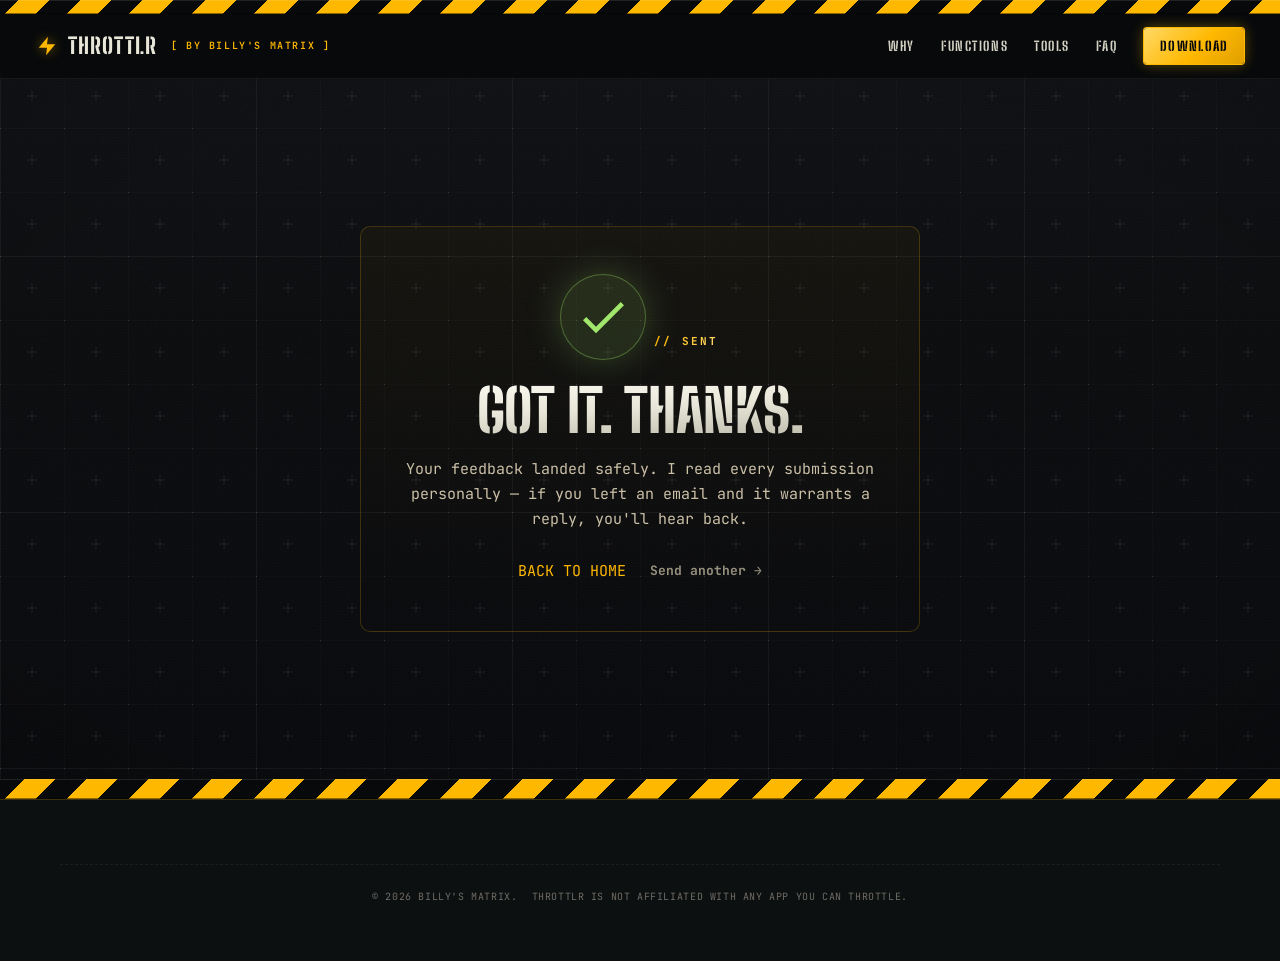
<file: feedback-thanks.html>
<!DOCTYPE html>
<html lang="en">
<head>
  <meta charset="UTF-8">
  <meta name="viewport" content="width=device-width, initial-scale=1.0">
  <meta name="theme-color" content="#ffb800">
  <title>Throttlr — Feedback received</title>

  <link rel="preconnect" href="https://fonts.googleapis.com">
  <link rel="preconnect" href="https://fonts.gstatic.com" crossorigin>
  <link href="https://fonts.googleapis.com/css2?family=Big+Shoulders+Stencil:wght@600;700;800;900&family=JetBrains+Mono:wght@400;500;600;700;800&family=VT323&display=swap" rel="stylesheet">

  <link rel="stylesheet" href="style.css">
</head>
<body>

<div class="hazard-strip"></div>

<header class="nav">
  <a href="index.html" class="brand" aria-label="Throttlr home">
    <span class="brand-bolt">
      <svg viewBox="0 0 24 24" xmlns="http://www.w3.org/2000/svg">
        <polygon points="13 2 3 14 12 14 11 22 21 10 12 10 13 2" fill="currentColor"/>
      </svg>
    </span>
    <span class="brand-name">THROTTLR</span>
    <span class="brand-tag">[ BY BILLY'S MATRIX ]</span>
  </a>
  <nav class="nav-links">
    <a href="index.html#why">Why</a>
    <a href="index.html#functions">Functions</a>
    <a href="index.html#tools">Tools</a>
    <a href="index.html#faq">FAQ</a>
    <a href="https://github.com/BillysMatrix18/throttlr-releases/releases/latest/download/Throttlr-Setup.exe" class="nav-cta" download>Download</a>
  </nav>
</header>

<section class="section section-thanks">
  <div class="thanks-card">
    <div class="thanks-bolt">
      <svg viewBox="0 0 24 24" xmlns="http://www.w3.org/2000/svg" width="56" height="56">
        <path d="M9 16.17 4.83 12l-1.42 1.41L9 19 21 7l-1.41-1.41z" fill="currentColor"/>
      </svg>
    </div>
    <span class="section-num">// SENT</span>
    <h2 class="section-title">Got it. Thanks.</h2>
    <p class="thanks-body">
      Your feedback landed safely. I read every submission personally —
      if you left an email and it warrants a reply, you'll hear back.
    </p>
    <div class="thanks-actions">
      <a href="index.html" class="btn-hazard btn-hazard-lg">
        <span class="btn-hazard-stripes"></span>
        <span class="btn-hazard-text">BACK TO HOME</span>
      </a>
      <a href="feedback.html" class="thanks-secondary">Send another →</a>
    </div>
  </div>
</section>

<div class="hazard-strip hazard-strip-thick"></div>

<footer class="footer">
  <div class="footer-base" style="justify-content:center; padding:24px 0">
    <span>© 2026 Billy's Matrix.</span>
    <span>Throttlr is not affiliated with any app you can throttle.</span>
  </div>
</footer>

<div class="page-scanlines" aria-hidden="true"></div>

</body>
</html>
</file>
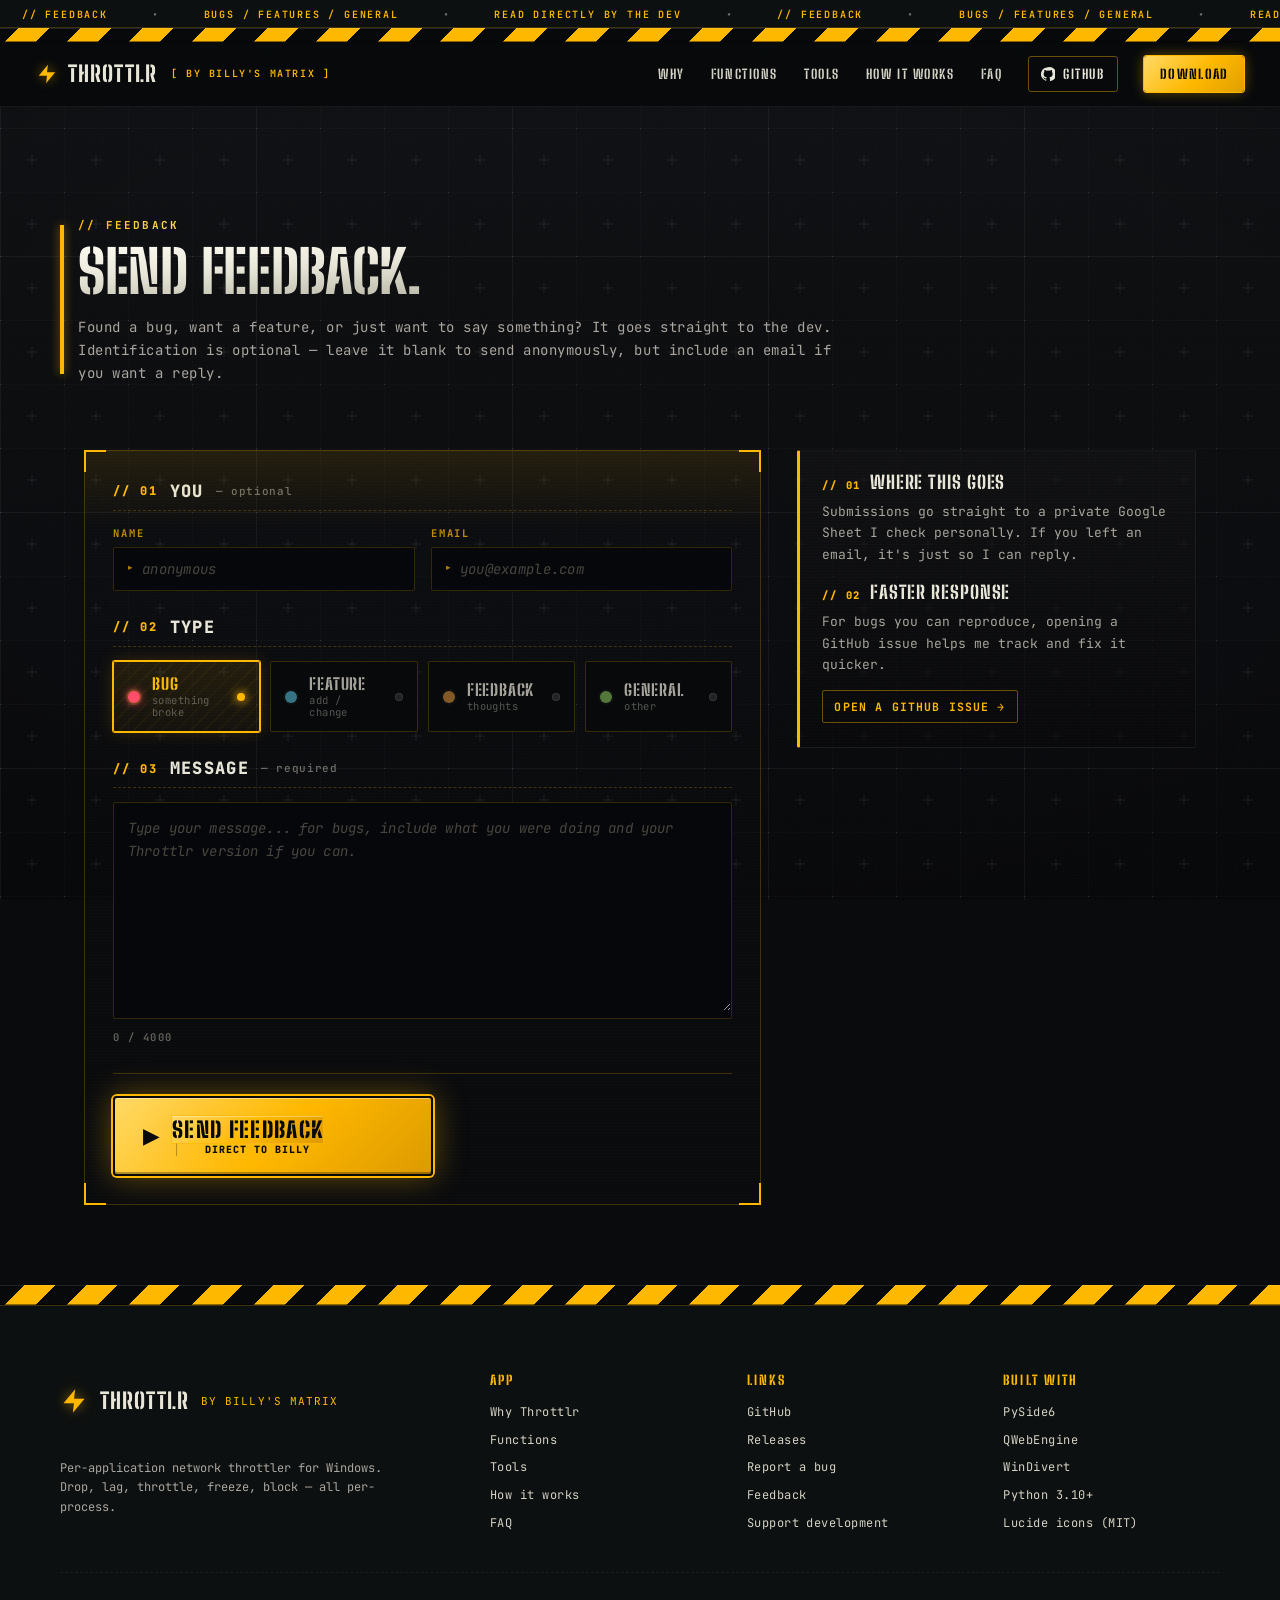
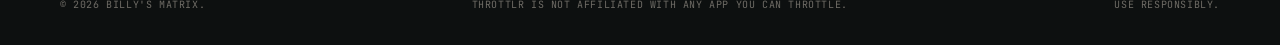
<file: feedback.html>
<!DOCTYPE html>
<html lang="en">
<head>
  <meta charset="UTF-8">
  <meta name="viewport" content="width=device-width, initial-scale=1.0">
  <meta name="description" content="Throttlr — Send feedback, report a bug, or suggest a feature.">
  <meta name="theme-color" content="#ffb800">
  <title>Throttlr — Feedback</title>

  <link rel="preconnect" href="https://fonts.googleapis.com">
  <link rel="preconnect" href="https://fonts.gstatic.com" crossorigin>
  <link href="https://fonts.googleapis.com/css2?family=Big+Shoulders+Stencil:wght@600;700;800;900&family=JetBrains+Mono:wght@400;500;600;700;800&family=VT323&display=swap" rel="stylesheet">

  <link rel="stylesheet" href="style.css">
</head>
<body>

<!-- v4 — Animated ambient background orbs -->
<div class="bg-orbs" aria-hidden="true">
  <div class="bg-orb bg-orb-1"></div>
  <div class="bg-orb bg-orb-2"></div>
  <div class="bg-orb bg-orb-3"></div>
</div>

<!-- v4.2 — Parallax blueprint grid -->
<div class="parallax-grid" aria-hidden="true"></div>

<div class="scroll-progress" id="scrollProgress"></div>

<!-- ============== TOP MARQUEE ============== -->
<div class="marquee" aria-hidden="true">
  <div class="marquee-track">
    <span>// FEEDBACK</span><span>•</span>
    <span>BUGS / FEATURES / GENERAL</span><span>•</span>
    <span>READ DIRECTLY BY THE DEV</span><span>•</span>
    <span>// FEEDBACK</span><span>•</span>
    <span>BUGS / FEATURES / GENERAL</span><span>•</span>
    <span>READ DIRECTLY BY THE DEV</span><span>•</span>
  </div>
</div>

<div class="hazard-strip"></div>

<!-- ============== NAV ============== -->
<header class="nav">
  <a href="index.html" class="brand" aria-label="Throttlr home">
    <span class="brand-bolt">
      <svg viewBox="0 0 24 24" xmlns="http://www.w3.org/2000/svg">
        <polygon points="13 2 3 14 12 14 11 22 21 10 12 10 13 2" fill="currentColor"/>
      </svg>
    </span>
    <span class="brand-name">THROTTLR</span>
    <span class="brand-tag">[ BY BILLY'S MATRIX ]</span>
  </a>
  <nav class="nav-links">
    <a href="index.html#why">Why</a>
    <a href="index.html#functions">Functions</a>
    <a href="index.html#tools">Tools</a>
    <a href="index.html#how">How it works</a>
    <a href="index.html#faq">FAQ</a>
    <a href="https://github.com/BillysMatrix18/throttlr-releases" class="nav-github" target="_blank" rel="noopener">
      <svg viewBox="0 0 24 24" fill="currentColor" width="14" height="14"><path d="M12 .3a12 12 0 0 0-3.8 23.4c.6.1.8-.3.8-.6v-2c-3.3.7-4-1.6-4-1.6-.6-1.4-1.4-1.8-1.4-1.8-1.1-.7.1-.7.1-.7 1.2.1 1.9 1.3 1.9 1.3 1.1 1.9 2.9 1.3 3.6 1 .1-.8.4-1.3.8-1.6-2.7-.3-5.5-1.3-5.5-6 0-1.3.5-2.4 1.3-3.2-.1-.4-.6-1.6.1-3.2 0 0 1-.3 3.4 1.2a11.5 11.5 0 0 1 6 0c2.3-1.6 3.3-1.2 3.3-1.2.7 1.6.2 2.8.1 3.2.8.8 1.3 2 1.3 3.2 0 4.6-2.8 5.6-5.5 5.9.5.4.9 1.2.9 2.4v3.5c0 .3.1.7.8.6A12 12 0 0 0 12 .3z"/></svg>
      GitHub
    </a>
    <a href="https://github.com/BillysMatrix18/throttlr-releases/releases/latest/download/Throttlr-Setup.exe" class="nav-cta" download>Download</a>
  </nav>
</header>

<!-- ============== FEEDBACK SECTION ============== -->
<section class="section section-feedback" id="feedback">
  <div class="section-head reveal">
    <span class="section-num">// FEEDBACK</span>
    <h2 class="section-title">Send feedback.</h2>
    <p class="section-sub">
      Found a bug, want a feature, or just want to say something? It goes
      straight to the dev. Identification is optional — leave it blank
      to send anonymously, but include an email if you want a reply.
    </p>
  </div>

  <div class="feedback-wrap reveal" id="ff-wrap">
    <!-- Industrial intake terminal -->
    <form id="feedback-form" class="ff-terminal" novalidate>
      <!-- Corner brackets on the terminal enclosure -->
      <span class="ff-corner ff-corner-tl"></span>
      <span class="ff-corner ff-corner-tr"></span>
      <span class="ff-corner ff-corner-bl"></span>
      <span class="ff-corner ff-corner-br"></span>

      <!-- Honeypot — invisible to humans, visible to crude bots -->
      <div class="hp-field" aria-hidden="true">
        <label>Don't fill this in <input type="text" name="hp_website" tabindex="-1" autocomplete="off"></label>
      </div>

      <!-- // 01 YOU -->
      <div class="ff-group">
        <div class="ff-group-head">
          <span class="ff-group-num">// 01</span>
          <span class="ff-group-name">YOU</span>
          <span class="ff-group-meta">— optional</span>
        </div>
        <div class="ff-group-body ff-group-2col">
          <label class="ff-input">
            <span class="ff-input-label">NAME</span>
            <span class="ff-input-wrap">
              <span class="ff-prompt">▸</span>
              <input type="text" name="name" maxlength="80" autocomplete="name" placeholder="anonymous">
              <span class="ff-input-bracket tl"></span>
              <span class="ff-input-bracket tr"></span>
              <span class="ff-input-bracket bl"></span>
              <span class="ff-input-bracket br"></span>
            </span>
          </label>
          <label class="ff-input">
            <span class="ff-input-label">EMAIL</span>
            <span class="ff-input-wrap">
              <span class="ff-prompt">▸</span>
              <input type="email" name="email" maxlength="120" autocomplete="email" placeholder="you@example.com">
              <span class="ff-input-bracket tl"></span>
              <span class="ff-input-bracket tr"></span>
              <span class="ff-input-bracket bl"></span>
              <span class="ff-input-bracket br"></span>
            </span>
          </label>
        </div>
      </div>

      <!-- // 02 TYPE -->
      <div class="ff-group">
        <div class="ff-group-head">
          <span class="ff-group-num">// 02</span>
          <span class="ff-group-name">TYPE</span>
        </div>
        <div class="ff-group-body">
          <div class="ff-switch-bank" role="radiogroup" aria-label="Feedback type">
            <label class="ff-switch" data-cat="bug">
              <input type="radio" name="type" value="bug" checked>
              <span class="ff-switch-inner">
                <span class="ff-switch-dot"></span>
                <span class="ff-switch-text">
                  <span class="ff-switch-title">BUG</span>
                  <span class="ff-switch-sub">something broke</span>
                </span>
                <span class="ff-switch-led"></span>
              </span>
            </label>
            <label class="ff-switch" data-cat="feature">
              <input type="radio" name="type" value="feature">
              <span class="ff-switch-inner">
                <span class="ff-switch-dot"></span>
                <span class="ff-switch-text">
                  <span class="ff-switch-title">FEATURE</span>
                  <span class="ff-switch-sub">add / change</span>
                </span>
                <span class="ff-switch-led"></span>
              </span>
            </label>
            <label class="ff-switch" data-cat="feedback">
              <input type="radio" name="type" value="feedback">
              <span class="ff-switch-inner">
                <span class="ff-switch-dot"></span>
                <span class="ff-switch-text">
                  <span class="ff-switch-title">FEEDBACK</span>
                  <span class="ff-switch-sub">thoughts</span>
                </span>
                <span class="ff-switch-led"></span>
              </span>
            </label>
            <label class="ff-switch" data-cat="general">
              <input type="radio" name="type" value="general">
              <span class="ff-switch-inner">
                <span class="ff-switch-dot"></span>
                <span class="ff-switch-text">
                  <span class="ff-switch-title">GENERAL</span>
                  <span class="ff-switch-sub">other</span>
                </span>
                <span class="ff-switch-led"></span>
              </span>
            </label>
          </div>
        </div>
      </div>

      <!-- // 03 MESSAGE -->
      <div class="ff-group">
        <div class="ff-group-head">
          <span class="ff-group-num">// 03</span>
          <span class="ff-group-name">MESSAGE</span>
          <span class="ff-group-meta">— required</span>
        </div>
        <div class="ff-group-body">
          <label class="ff-textarea">
            <span class="ff-textarea-wrap">
              <textarea name="message" rows="8" maxlength="4000" required
                        placeholder="Type your message... for bugs, include what you were doing and your Throttlr version if you can."></textarea>
              <span class="ff-input-bracket tl"></span>
              <span class="ff-input-bracket tr"></span>
              <span class="ff-input-bracket bl"></span>
              <span class="ff-input-bracket br"></span>
            </span>
            <span class="ff-textarea-foot">
              <span class="ff-count"><span id="ff-count-num">0</span> / 4000</span>
            </span>
          </label>
        </div>
      </div>

      <!-- Submit + status -->
      <div class="ff-foot">
        <button type="submit" class="btn-download btn-download-feedback" id="ff-submit">
          <span class="btn-download-arrow">▶</span>
          <span class="btn-download-text">
            <span class="btn-download-main">SEND FEEDBACK</span>
            <span class="btn-download-meta">
              <span class="btn-download-ver">DIRECT TO BILLY</span>
            </span>
          </span>
        </button>
        <span class="ff-status" id="ff-status" aria-live="polite"></span>
      </div>
    </form>

    <aside class="feedback-side">
      <div class="feedback-side-head">
        <span class="feedback-side-num">// 01</span>
        <h3>Where this goes</h3>
      </div>
      <p>
        Submissions go straight to a private Google Sheet I check
        personally. If you left an email, it's just so I can reply.
      </p>
      <div class="feedback-side-head">
        <span class="feedback-side-num">// 02</span>
        <h3>Faster response</h3>
      </div>
      <p>
        For bugs you can reproduce, opening a GitHub issue helps me track
        and fix it quicker.
      </p>
      <a class="feedback-side-link" href="https://github.com/BillysMatrix18/throttlr-releases/issues/new"
         target="_blank" rel="noopener">Open a GitHub issue →</a>
    </aside>
  </div>
</section>

<div class="hazard-strip hazard-strip-thick"></div>

<!-- ============== FOOTER ============== -->
<footer class="footer">
  <div class="footer-grid">
    <div class="footer-brand">
      <span class="brand-bolt">
        <svg viewBox="0 0 24 24"><polygon points="13 2 3 14 12 14 11 22 21 10 12 10 13 2" fill="currentColor"/></svg>
      </span>
      <strong>THROTTLR</strong>
      <span>by Billy's Matrix</span>
      <p class="footer-blurb">
        Per-application network throttler for Windows. Drop, lag, throttle, freeze, block — all per-process.
      </p>
    </div>
    <div class="footer-col">
      <h4>App</h4>
      <a href="index.html#why">Why Throttlr</a>
      <a href="index.html#functions">Functions</a>
      <a href="index.html#tools">Tools</a>
      <a href="index.html#how">How it works</a>
      <a href="index.html#faq">FAQ</a>
    </div>
    <div class="footer-col">
      <h4>Links</h4>
      <a href="https://github.com/BillysMatrix18/throttlr-releases" target="_blank" rel="noopener">GitHub</a>
      <a href="https://github.com/BillysMatrix18/throttlr-releases/releases" target="_blank" rel="noopener">Releases</a>
      <a href="https://github.com/BillysMatrix18/throttlr-releases/issues" target="_blank" rel="noopener">Report a bug</a>
      <a href="feedback.html">Feedback</a>
      <a href="https://ko-fi.com/billysmatrix" target="_blank" rel="noopener">Support development</a>
    </div>
    <div class="footer-col">
      <h4>Built with</h4>
      <span>PySide6</span>
      <span>QWebEngine</span>
      <span>WinDivert</span>
      <span>Python 3.10+</span>
      <span>Lucide icons (MIT)</span>
    </div>
  </div>
  <div class="footer-base">
    <span>© 2026 Billy's Matrix.</span>
    <span>Throttlr is not affiliated with any app you can throttle.</span>
    <span>Use responsibly.</span>
  </div>
</footer>

<div class="page-scanlines" aria-hidden="true"></div>

<!-- v3.1.2 — Include site-wide app.js for the scroll-reveal logic that
     un-hides .reveal elements (and auto-version / download wiring).
     Without this the entire feedback form stays at opacity:0.
     v4 — anime.js precedes app.js for the magnetic / tilt / spotlight FX. -->
<script src="anime.min.js"></script>
<script src="app.js"></script>

<script>
/* ============================================================
   FEEDBACK FORM — submit handler
   ------------------------------------------------------------
   Posts the form fields to a Google Apps Script web app, which
   appends a row to a private Google Sheet. We use mode:'no-cors'
   so the browser doesn't need a CORS preflight (Apps Script's
   CORS handling is finicky); the tradeoff is we can't read the
   response, so we redirect on completion regardless. The script
   itself runs the validation and silently drops bad submissions
   (honeypot filled, empty message, etc.).
   ============================================================ */

// !!! REPLACE THIS WITH YOUR DEPLOYED APPS SCRIPT WEB-APP URL !!!
// You'll get this URL after deploying the script (see FEEDBACK_SETUP.md).
// It looks like: https://script.google.com/macros/s/AKfy.../exec
const FEEDBACK_ENDPOINT = "https://script.google.com/macros/s/AKfycbwo9eua5DghVCkvv1ZErBNxMqD--uTO3W_vhit3wgX1xgJAD822m9VhVMahsiqH9ZmAbA/exec";

const form    = document.getElementById('feedback-form');
const submit  = document.getElementById('ff-submit');
const status  = document.getElementById('ff-status');
const message = form.querySelector('textarea[name="message"]');
const countEl = document.getElementById('ff-count-num');

/* ============================================================
   PER-BROWSER COOLDOWN — button-state version
   ------------------------------------------------------------
   After a submission, we stash the timestamp in localStorage.
   While the cooldown is active, the SEND FEEDBACK button turns
   red and shows the remaining time, ticking down once a second;
   it's disabled so it can't be clicked. The rest of the form
   stays visible and editable. When the timer hits 0, the button
   restores to its normal yellow state.

   Cooldown is per-browser (localStorage scope) — incognito or a
   different device won't carry it. That's intentional: this is a
   friendly rate-limit to prevent double-clicks and casual spam,
   not a security control.
   ============================================================ */
const COOLDOWN_MS  = 60 * 1000;
const STORAGE_KEY  = 'throttlr_feedback_lastSubmit';

// References to the button's text nodes so we can swap them during cooldown
const btnArrowEl = submit.querySelector('.btn-download-arrow');
const btnMainEl  = submit.querySelector('.btn-download-main');
const btnSubEl   = submit.querySelector('.btn-download-ver');
const btnOrigArrow = btnArrowEl ? btnArrowEl.textContent : '\u25B6';
const btnOrigMain  = btnMainEl  ? btnMainEl.textContent  : 'SEND FEEDBACK';
const btnOrigSub   = btnSubEl   ? btnSubEl.textContent   : 'DIRECT TO BILLY';
let btnCdInterval = null;

function cdRemainingMs() {
  let last = 0;
  try { last = parseInt(localStorage.getItem(STORAGE_KEY) || '0', 10) || 0; }
  catch (e) { return 0; }
  if (!last) return 0;
  const remaining = COOLDOWN_MS - (Date.now() - last);
  // Treat a future timestamp (clock weirdness) as expired so users aren't stuck.
  return remaining > 0 && remaining <= COOLDOWN_MS ? remaining : 0;
}

function cdFormat(ms) {
  const totalSec = Math.ceil(ms / 1000);
  const m = Math.floor(totalSec / 60);
  const s = totalSec % 60;
  return String(m).padStart(2, '0') + ':' + String(s).padStart(2, '0');
}

function btnCdTick() {
  const remaining = cdRemainingMs();
  if (remaining <= 0) { btnCooldownEnd(); return; }
  if (btnMainEl) btnMainEl.textContent = 'WAIT \u2014 ' + cdFormat(remaining);
  if (btnSubEl)  btnSubEl.textContent  = 'COOLDOWN ACTIVE';
}

function btnCooldownStart() {
  if (btnCdInterval) return;             // already in cooldown mode
  submit.classList.add('cooldown');
  submit.disabled = true;
  if (btnArrowEl) btnArrowEl.textContent = '\u23F1';   // ⏱
  btnCdTick();                            // paint immediately, no 1s gap
  btnCdInterval = setInterval(btnCdTick, 250);
}

function btnCooldownEnd() {
  if (btnCdInterval) { clearInterval(btnCdInterval); btnCdInterval = null; }
  submit.classList.remove('cooldown');
  submit.disabled = false;
  if (btnArrowEl) btnArrowEl.textContent = btnOrigArrow;
  if (btnMainEl)  btnMainEl.textContent  = btnOrigMain;
  if (btnSubEl)   btnSubEl.textContent   = btnOrigSub;
}

// On page load: if a cooldown is in flight, kick the button into its
// red countdown state immediately. The form stays visible and editable
// — only the submit button is locked until the timer hits 0.
if (cdRemainingMs() > 0) btnCooldownStart();

// Live character counter (just a quality-of-life thing)
message.addEventListener('input', () => {
  countEl.textContent = message.value.length;
});

form.addEventListener('submit', async (e) => {
  e.preventDefault();

  // Defensive cooldown check — page might be stale (user kept the tab open
  // through a previous submit + countdown). Lock the button and refuse.
  if (cdRemainingMs() > 0) {
    btnCooldownStart();
    return;
  }

  // Client-side validation. Keep messages friendly + short.
  const msg = message.value.trim();
  if (msg.length < 8) {
    status.textContent = "Add a few more words so I can actually act on it.";
    status.className = 'ff-status err';
    message.focus();
    return;
  }
  const emailVal = form.querySelector('input[name="email"]').value.trim();
  if (emailVal && !/^[^\s@]+@[^\s@]+\.[^\s@]+$/.test(emailVal)) {
    status.textContent = "That email doesn't look right. Leave blank to skip, or fix it.";
    status.className = 'ff-status err';
    form.querySelector('input[name="email"]').focus();
    return;
  }

  // Disable + show progress so users don't double-submit
  submit.disabled = true;
  submit.classList.add('busy');
  status.textContent = "Sending…";
  status.className = 'ff-status';

  // Build payload. Include a few client-side fields (page url, UTC time,
  // user-agent) that are handy in the sheet but never asked for from the
  // user. These are non-identifying browser strings.
  const fd = new FormData(form);
  fd.append('page', location.href);
  fd.append('client_time', new Date().toISOString());
  fd.append('user_agent',  navigator.userAgent.slice(0, 250));

  try {
    if (FEEDBACK_ENDPOINT.startsWith('REPLACE_')) {
      // Defensive: don't actually POST to the placeholder URL.
      throw new Error('Endpoint not configured yet.');
    }
    await fetch(FEEDBACK_ENDPOINT, {
      method: 'POST',
      mode: 'no-cors',     // opaque response — we don't read it
      body: fd,
    });
    // Mark this browser as "just submitted" so the cooldown panel shows
    // when they come back to /feedback.html within the next minute.
    try { localStorage.setItem(STORAGE_KEY, String(Date.now())); }
    catch (e) { /* private mode etc. — best-effort */ }
    // We can't tell if the script succeeded (opaque response), but the
    // POST always reaches the script in practice. Redirect to the thanks
    // page; on the rare server-side failure the user can still re-submit
    // if they hit back.
    window.location.href = 'feedback-thanks.html';
  } catch (err) {
    submit.disabled = false;
    submit.classList.remove('busy');
    status.textContent = "Couldn't send — check your connection and try again.";
    status.className = 'ff-status err';
    console.error(err);
  }
});
</script>

</body>
</html>
</file>
<file: style.css>
/* ============================================================================
   THROTTLR — landing site
   Editorial-Industrial. Hazard yellow on near-black. Big stencil typography.
   ============================================================================ */

:root {
  --bg:        #07090a;
  --bg-2:      #0d1010;
  --bg-3:      #14160f;
  --bg-elev:   #11140e;
  --bone:      #e8e6d8;
  --bone-2:    #d4d2c4;
  --hazard:    #ffb800;
  --hazard-2:  #ffd966;
  --hazard-3:  #6b4e00;
  --danger:    #ff4466;
  --warn:      #ffb800;
  --ice:       #66ddff;
  --mint:      #66e5b8;
  --dim:       #aaa6a0;
  --dim-2:     #6f6c66;
  --line:      rgba(255, 184, 0, 0.20);
  --line-2:    rgba(255, 184, 0, 0.40);
  --rule:      rgba(255, 255, 255, 0.06);

  --font-display: 'Big Shoulders Stencil', 'Impact', sans-serif;
  --font-mono:    'JetBrains Mono', 'Consolas', monospace;
  --font-screen:  'VT323', monospace;
}

/* ----- Base reset ----- */
* { box-sizing: border-box; margin: 0; padding: 0; }

html { scroll-behavior: smooth; }
html, body {
  background: var(--bg);
  color: var(--bone);
  font-family: var(--font-mono);
  font-size: 15px;
  line-height: 1.55;
  overflow-x: hidden;
  -webkit-font-smoothing: antialiased;
  -moz-osx-font-smoothing: grayscale;
}
body {
  background:
    radial-gradient(circle at 18% 0%,  rgba(255, 184, 0, 0.07) 0%, transparent 38%),
    radial-gradient(circle at 90% 12%, rgba(255, 184, 0, 0.04) 0%, transparent 40%),
    radial-gradient(circle at 50% 100%, rgba(255, 184, 0, 0.03) 0%, transparent 50%),
    var(--bg);
  min-height: 100vh;
  position: relative;
}

a { color: var(--hazard); text-decoration: none; transition: color 0.18s ease; }
a:hover { color: var(--hazard-2); }
::selection { background: var(--hazard); color: #07090a; }

img, svg { display: block; max-width: 100%; }

/* Film grain overlay */
body::before {
  content: '';
  position: fixed;
  inset: 0;
  z-index: 1;
  pointer-events: none;
  opacity: 0.035;
  background-image: url("data:image/svg+xml;utf8,<svg xmlns='http://www.w3.org/2000/svg' width='180' height='180'><filter id='n'><feTurbulence type='fractalNoise' baseFrequency='0.85' numOctaves='2' stitchTiles='stitch'/></filter><rect width='100%25' height='100%25' filter='url(%23n)'/></svg>");
  mix-blend-mode: screen;
}

/* Technical grid — a fixed blueprint grid (fine lines + intersection dots +
   small crosshairs) over the dark background. Sits at z-index 0: behind the
   grain (z1), scanlines (z2) and content (z3), so it reads on the grey
   sections only. The hero (the yellow part) carries an opaque base of its
   own, so this never bleeds into it. No glow, no fills, no squares. */
body::after {
  content: '';
  position: fixed;
  inset: 0;
  z-index: 0;
  pointer-events: none;
  background-image:
    url("data:image/svg+xml;utf8,<svg xmlns='http://www.w3.org/2000/svg' width='64' height='64'><path d='M0 0H64M0 0V64' fill='none' stroke='rgba(150,160,170,0.06)' stroke-width='1'/><circle cx='0' cy='0' r='1.1' fill='rgba(196,205,214,0.20)'/><path d='M32 27V37M27 32H37' fill='none' stroke='rgba(184,193,202,0.10)' stroke-width='1'/></svg>"),
    linear-gradient(rgba(150,160,170,0.05) 1px, transparent 1px),
    linear-gradient(90deg, rgba(150,160,170,0.05) 1px, transparent 1px);
  background-size: 64px 64px, 256px 256px, 256px 256px;
  background-position:
    0px calc(var(--scroll-y, 0px) * -0.35),
    0px calc(var(--scroll-y, 0px) * -0.35),
    0px calc(var(--scroll-y, 0px) * -0.35);
}
.page-scanlines {
  position: fixed;
  inset: 0;
  z-index: 2;
  pointer-events: none;
  background:
    repeating-linear-gradient(
      to bottom,
      rgba(255, 255, 255, 0) 0,
      rgba(255, 255, 255, 0) 2px,
      rgba(255, 255, 255, 0.018) 2px,
      rgba(255, 255, 255, 0.018) 3px
    );
  mix-blend-mode: overlay;
}

/* Scroll progress bar */
.scroll-progress {
  position: fixed;
  top: 0;
  left: 0;
  height: 2px;
  width: 0%;
  background: linear-gradient(90deg, var(--hazard) 0%, var(--hazard-2) 100%);
  box-shadow: 0 0 10px rgba(255, 184, 0, 0.6);
  z-index: 100;
  transition: width 0.1s linear;
}

/* ----- Reveal animation utility ----- */
.reveal {
  opacity: 0;
  transform: translateY(28px);
  transition:
    opacity 0.7s cubic-bezier(.2, .6, .2, 1),
    transform 0.7s cubic-bezier(.2, .6, .2, 1);
  transition-delay: var(--d, 0s);
}
.reveal.is-visible {
  opacity: 1;
  transform: translateY(0);
}
@media (prefers-reduced-motion: reduce) {
  .reveal { opacity: 1; transform: none; transition: none; }
}

/* ============================================================================
   MARQUEE
   ============================================================================ */
.marquee {
  background: var(--bg-2);
  border-bottom: 1px solid var(--line);
  overflow: hidden;
  height: 28px;
  font-family: var(--font-mono);
  font-size: 10px;
  font-weight: 600;
  letter-spacing: 0.18em;
  text-transform: uppercase;
  color: var(--dim);
  position: relative;
  z-index: 5;
}
.marquee-track {
  display: inline-flex;
  white-space: nowrap;
  animation: marquee 40s linear infinite;
  padding: 7px 0;
}
.marquee-track span { padding: 0 22px; }
.marquee-track span:nth-child(odd) { color: var(--hazard); }
.marquee-track span:nth-child(even) { color: var(--dim-2); }
@keyframes marquee {
  from { transform: translateX(0); }
  to   { transform: translateX(-50%); }
}

/* ============================================================================
   HAZARD STRIPS
   ============================================================================ */
.hazard-strip {
  height: 14px;
  background: repeating-linear-gradient(-45deg,
    var(--hazard) 0 22px,
    #07090a 22px 44px);
  position: relative;
  z-index: 4;
  box-shadow:
    inset 0 1px 0 rgba(255, 255, 255, 0.10),
    inset 0 -1px 0 rgba(0, 0, 0, 0.45);
}
.hazard-strip-thick { height: 20px; }

/* ============================================================================
   NAV
   ============================================================================ */
.nav {
  position: sticky;
  top: 0;
  z-index: 10;
  display: flex;
  align-items: center;
  justify-content: space-between;
  padding: 14px 36px;
  background: rgba(7, 9, 10, 0.85);
  backdrop-filter: blur(10px);
  -webkit-backdrop-filter: blur(10px);
  border-bottom: 1px solid var(--rule);
}
.brand {
  display: inline-flex;
  align-items: center;
  gap: 10px;
  color: var(--bone);
}
.brand-bolt {
  width: 22px;
  height: 22px;
  display: inline-flex;
  color: var(--hazard);
  filter: drop-shadow(0 0 6px rgba(255, 184, 0, 0.55));
  animation: bolt-pulse 2.4s ease-in-out infinite;
}
.brand-bolt svg { width: 100%; height: 100%; }
@keyframes bolt-pulse {
  0%,100% { filter: drop-shadow(0 0 6px rgba(255, 184, 0, 0.55)); transform: scale(1); }
  50%     { filter: drop-shadow(0 0 12px rgba(255, 184, 0, 0.95)); transform: scale(1.05); }
}
.brand-name {
  font-family: var(--font-display);
  font-size: 22px;
  font-weight: 800;
  letter-spacing: 0.05em;
  color: var(--bone);
}
.brand-tag {
  font-family: var(--font-mono);
  font-size: 10px;
  font-weight: 600;
  letter-spacing: 0.16em;
  color: var(--hazard);
  text-transform: uppercase;
  margin-left: 4px;
}
.nav-links {
  display: flex;
  align-items: center;
  gap: 26px;
}
.nav-links a {
  font-family: var(--font-display);
  font-size: 13px;
  font-weight: 700;
  letter-spacing: 0.12em;
  color: var(--bone-2);
  text-transform: uppercase;
  transition: color 0.18s ease;
}
.nav-links a:hover { color: var(--hazard); }
.nav-github {
  display: inline-flex !important;
  align-items: center;
  gap: 8px;
  padding: 7px 12px;
  border: 1px solid var(--line-2);
  border-radius: 3px;
  color: var(--bone) !important;
  transition: all 0.18s ease;
}
.nav-github:hover {
  background: rgba(255, 184, 0, 0.08);
  border-color: var(--hazard);
  color: var(--hazard) !important;
}
.nav-cta {
  background: var(--hazard) !important;
  color: #07090a !important;
  padding: 8px 16px !important;
  border-radius: 3px;
  font-family: var(--font-display) !important;
  font-weight: 800 !important;
  letter-spacing: 0.10em !important;
  font-size: 13px !important;
  box-shadow: 0 0 0 1px var(--hazard), 0 0 14px rgba(255, 184, 0, 0.40);
  transition: all 0.18s ease;
}
.nav-cta:hover {
  color: #07090a !important;
  transform: translateY(-1px);
  box-shadow: 0 0 0 1px var(--hazard), 0 4px 18px rgba(255, 184, 0, 0.55);
}

/* ============================================================================
   HERO
   ============================================================================ */
.hero {
  position: relative;
  background: var(--bg);
  padding: 90px 60px 90px;
  overflow: hidden;
  display: grid;
  grid-template-columns: 1.05fr 1fr;
  gap: 72px;
  align-items: center;
  min-height: 760px;
  z-index: 3;
}
.corner {
  position: absolute;
  width: 32px;
  height: 32px;
  border: 2px solid var(--hazard);
  pointer-events: none;
  z-index: 6;
}
.corner-tl { top: 28px;    left: 28px;   border-right: 0; border-bottom: 0; }
.corner-tr { top: 28px;    right: 28px;  border-left: 0;  border-bottom: 0; }
.corner-bl { bottom: 28px; left: 28px;   border-right: 0; border-top: 0; }
.corner-br { bottom: 28px; right: 28px;  border-left: 0;  border-top: 0; }

.hero-grid {
  position: absolute;
  inset: 0;
  background-image:
    linear-gradient(to right, rgba(255, 184, 0, 0.04) 1px, transparent 1px),
    linear-gradient(to bottom, rgba(255, 184, 0, 0.04) 1px, transparent 1px);
  background-size: 56px 56px;
  background-position: -1px -1px;
  mask-image: radial-gradient(ellipse at 35% 50%, black 30%, transparent 75%);
  -webkit-mask-image: radial-gradient(ellipse at 35% 50%, black 30%, transparent 75%);
  z-index: 0;
}
.hero-glow {
  position: absolute;
  inset: 0;
  z-index: 0;
  background:
    radial-gradient(circle at 20% 30%, rgba(255, 184, 0, 0.10) 0%, transparent 35%),
    radial-gradient(circle at 80% 70%, rgba(255, 184, 0, 0.07) 0%, transparent 40%);
}

.hero-inner {
  position: relative;
  z-index: 3;
  max-width: 660px;
}

.hero-eyebrow {
  display: inline-flex;
  align-items: center;
  gap: 14px;
  margin-bottom: 26px;
  font-family: var(--font-mono);
  font-size: 11px;
  font-weight: 600;
  letter-spacing: 0.16em;
  text-transform: uppercase;
}
.eyebrow-chip {
  background: var(--hazard);
  color: #07090a;
  padding: 4px 10px;
  border-radius: 2px;
  font-weight: 800;
}
.eyebrow-divider {
  width: 40px;
  height: 1px;
  background: var(--line-2);
}
.eyebrow-text { color: var(--dim); }

.hero-title {
  font-family: var(--font-display);
  font-size: clamp(64px, 11.5vw, 148px);
  font-weight: 900;
  line-height: 0.86;
  letter-spacing: -0.012em;
  color: var(--bone);
  margin-bottom: 18px;
  text-shadow:
    0 1px 0 rgba(0, 0, 0, 0.65),
    0 0 30px rgba(255, 184, 0, 0.10);
}
.hero-title-line { display: block; }
.hero-title-line.accent {
  color: var(--hazard);
  text-shadow:
    0 1px 0 rgba(0, 0, 0, 0.65),
    0 0 28px rgba(255, 184, 0, 0.45);
}

.hero-subtitle {
  font-family: var(--font-mono);
  font-size: 13px;
  font-weight: 700;
  letter-spacing: 0.36em;
  color: var(--hazard);
  text-transform: uppercase;
  margin-bottom: 30px;
  padding-bottom: 18px;
  border-bottom: 1px dashed var(--line);
}
.hero-blurb {
  font-size: 15px;
  line-height: 1.75;
  color: var(--bone-2);
  max-width: 560px;
  margin-bottom: 38px;
}
.hero-blurb strong {
  color: var(--hazard);
  font-weight: 700;
}

/* ----- Download button ----- */
.hero-cta {
  display: flex;
  align-items: stretch;
  gap: 14px;
  margin-bottom: 40px;
  flex-wrap: wrap;
}
.btn-download {
  display: inline-flex;
  align-items: center;
  gap: 14px;
  padding: 18px 28px;
  background: var(--hazard);
  color: #07090a;
  border-radius: 4px;
  border: 2px solid #07090a;
  position: relative;
  overflow: hidden;
  cursor: pointer;
  transition: all 0.20s cubic-bezier(.2, .6, .2, 1);
  box-shadow:
    0 0 0 2px var(--hazard),
    0 0 32px rgba(255, 184, 0, 0.40),
    inset 0 1px 0 rgba(255, 255, 255, 0.40),
    inset 0 -2px 0 rgba(0, 0, 0, 0.30);
}
.btn-download::before {
  content: '';
  position: absolute;
  top: 0; bottom: 0; right: -150%;
  width: 80%;
  background: linear-gradient(110deg,
    transparent 0%,
    rgba(255, 255, 255, 0.45) 50%,
    transparent 100%);
  transition: right 0.6s cubic-bezier(.2, .6, .2, 1);
}
.btn-download:hover {
  transform: translateY(-2px);
  box-shadow:
    0 0 0 2px var(--hazard),
    0 8px 38px rgba(255, 184, 0, 0.55),
    inset 0 1px 0 rgba(255, 255, 255, 0.40),
    inset 0 -2px 0 rgba(0, 0, 0, 0.30);
  color: #07090a;
}
.btn-download:hover::before { right: -10%; }
.btn-download:active { transform: translateY(0); }

.btn-download-arrow {
  font-size: 20px;
  font-weight: 900;
  color: #07090a;
  animation: arrow-bounce 1.6s ease-in-out infinite;
}
@keyframes arrow-bounce {
  0%,100% { transform: translateY(0); }
  50%     { transform: translateY(2px); }
}
.btn-download-text {
  font-family: var(--font-display);
  font-size: 22px;
  font-weight: 900;
  letter-spacing: 0.06em;
  color: #07090a;
}
.btn-download-meta {
  display: flex;
  flex-direction: column;
  gap: 1px;
  margin-left: 4px;
  padding-left: 14px;
  border-left: 1px solid rgba(7, 9, 10, 0.30);
  font-family: var(--font-mono);
}
.btn-download-ver {
  font-size: 10px;
  font-weight: 800;
  color: #07090a;
  letter-spacing: 0.10em;
}
.btn-download-os {
  font-size: 9px;
  color: rgba(7, 9, 10, 0.65);
  letter-spacing: 0.08em;
}

.btn-secondary {
  display: inline-flex;
  align-items: center;
  gap: 10px;
  padding: 18px 22px;
  background: transparent;
  color: var(--bone);
  border: 1px solid var(--line-2);
  border-radius: 4px;
  font-family: var(--font-display);
  font-size: 14px;
  font-weight: 800;
  letter-spacing: 0.10em;
  text-transform: uppercase;
  transition: all 0.18s ease;
}
.btn-secondary:hover {
  border-color: var(--hazard);
  color: var(--hazard);
  background: rgba(255, 184, 0, 0.05);
}
.btn-secondary-arrow {
  font-size: 16px;
  animation: arrow-bounce 1.6s ease-in-out infinite;
}

.hero-stats {
  list-style: none;
  display: grid;
  grid-template-columns: repeat(4, 1fr);
  gap: 28px;
  padding: 22px 26px;
  background: rgba(15, 17, 16, 0.55);
  border: 1px solid var(--line);
  border-radius: 4px;
  position: relative;
  margin-bottom: 26px;
}
.hero-stats::before,
.hero-stats::after {
  content: '';
  position: absolute;
  width: 12px; height: 12px;
  border: 1px solid var(--hazard);
}
.hero-stats::before { top: -1px; left: -1px; border-right: 0; border-bottom: 0; }
.hero-stats::after  { bottom: -1px; right: -1px; border-left: 0;  border-top: 0; }
.hero-stats li {
  display: flex;
  flex-direction: column;
  gap: 3px;
}
.hero-stats strong {
  font-family: var(--font-display);
  font-size: 30px;
  font-weight: 800;
  color: var(--bone);
  letter-spacing: 0.02em;
  line-height: 1;
}
.hero-stats span {
  font-family: var(--font-mono);
  font-size: 10px;
  letter-spacing: 0.12em;
  color: var(--dim);
  text-transform: uppercase;
}

.hero-platforms {
  display: flex;
  flex-wrap: wrap;
  align-items: center;
  gap: 8px;
  font-family: var(--font-mono);
  font-size: 10px;
  letter-spacing: 0.12em;
}
.hp-label {
  color: var(--hazard);
  font-weight: 700;
  text-transform: uppercase;
  margin-right: 4px;
}
.hp-label:not(:first-child) { margin-left: 12px; }
.hp-tag {
  background: rgba(255, 184, 0, 0.08);
  border: 1px solid var(--line);
  color: var(--bone-2);
  padding: 3px 9px;
  border-radius: 2px;
  font-weight: 600;
  text-transform: uppercase;
}

/* ============================================================================
   HERO MOCK
   ============================================================================ */
.hero-mock {
  position: relative;
  z-index: 2;
  perspective: 1400px;
}
.mock-screen {
  width: 100%;
  max-width: 540px;
  margin-left: auto;
  background: linear-gradient(180deg, #0d1010 0%, #07090a 100%);
  border: 1px solid var(--line-2);
  border-radius: 6px;
  overflow: hidden;
  position: relative;
  transform: rotateY(-7deg) rotateX(3deg);
  box-shadow:
    0 24px 60px rgba(0, 0, 0, 0.65),
    0 0 0 1px rgba(255, 184, 0, 0.10),
    0 0 80px rgba(255, 184, 0, 0.10);
  animation: mock-float 6s ease-in-out infinite;
}
@keyframes mock-float {
  0%,100% { transform: rotateY(-7deg) rotateX(3deg) translateY(0); }
  50%     { transform: rotateY(-7deg) rotateX(3deg) translateY(-8px); }
}
.mock-titlebar {
  display: flex;
  align-items: center;
  gap: 10px;
  padding: 9px 14px;
  background: rgba(15, 17, 16, 0.85);
  border-bottom: 1px solid var(--rule);
  font-family: var(--font-mono);
  font-size: 11px;
}
.mock-tb-bolt { color: var(--hazard); font-size: 14px; }
.mock-tb-name {
  font-family: var(--font-display);
  font-size: 14px;
  font-weight: 800;
  color: var(--bone);
  letter-spacing: 0.04em;
}
.mock-tb-tag { color: var(--dim); font-size: 10px; }
.mock-tb-spacer { flex: 1; }
.mock-tb-status {
  display: inline-flex;
  align-items: center;
  gap: 6px;
  font-size: 10px;
  color: var(--mint);
  letter-spacing: 0.06em;
  text-transform: uppercase;
}
.mock-dot {
  width: 7px; height: 7px;
  border-radius: 50%;
  background: var(--mint);
  box-shadow: 0 0 6px rgba(102, 229, 184, 0.65);
  animation: mock-dot-pulse 1.4s ease-in-out infinite;
}
@keyframes mock-dot-pulse {
  0%,100% { opacity: 1; transform: scale(1); }
  50%     { opacity: 0.55; transform: scale(0.85); }
}
.mock-tb-ctrl {
  width: 22px; height: 22px;
  display: inline-flex; align-items: center; justify-content: center;
  color: var(--dim);
  font-size: 11px;
  margin-left: 1px;
}
.mock-body { padding: 18px; }
.mock-panel {
  background: rgba(15, 17, 16, 0.55);
  border: 1px solid var(--line);
  border-radius: 4px;
  padding: 14px 16px;
  margin-bottom: 14px;
}
.mock-panel-head {
  display: flex;
  align-items: center;
  gap: 9px;
  margin-bottom: 10px;
}
.mock-panel-num {
  display: inline-flex;
  align-items: center;
  justify-content: center;
  background: var(--hazard);
  color: #07090a;
  font-family: var(--font-mono);
  font-size: 10px;
  font-weight: 800;
  padding: 2px 7px;
  border-radius: 2px;
  letter-spacing: 0.06em;
}
.mock-panel-title {
  font-family: var(--font-display);
  font-size: 14px;
  font-weight: 800;
  color: var(--bone);
  letter-spacing: 0.06em;
  text-transform: uppercase;
}
.mock-panel-spacer { flex: 1; }
.mock-panel-meta {
  font-family: var(--font-mono);
  font-size: 9px;
  color: var(--dim-2);
  letter-spacing: 0.10em;
}
.mock-pill {
  font-family: var(--font-mono);
  font-size: 9px;
  font-weight: 700;
  background: rgba(255, 184, 0, 0.10);
  border: 1px solid var(--line-2);
  color: var(--hazard);
  padding: 3px 8px;
  border-radius: 2px;
  letter-spacing: 0.08em;
}
.mock-panel-target {
  display: flex;
  align-items: center;
  gap: 12px;
  padding: 12px 14px;
  background: rgba(0, 0, 0, 0.30);
  border: 1px dashed var(--line);
  border-radius: 3px;
}
.mock-target-label {
  font-family: var(--font-mono);
  font-size: 9px;
  letter-spacing: 0.20em;
  color: var(--hazard);
  text-transform: uppercase;
}
.mock-target-name {
  font-family: var(--font-mono);
  font-size: 14px;
  color: var(--bone);
  font-weight: 700;
  flex: 1;
}
.mock-target-arrow {
  color: var(--hazard);
  font-size: 18px;
  font-weight: 800;
}

.mock-funcs {
  display: grid;
  grid-template-columns: 1fr 1fr;
  gap: 8px;
}
.mock-fn {
  display: flex;
  align-items: center;
  gap: 10px;
  padding: 9px 12px;
  background: rgba(0, 0, 0, 0.30);
  border: 1px solid var(--rule);
  border-radius: 3px;
  font-family: var(--font-mono);
  font-size: 11px;
}
.mock-fn.on {
  border-color: var(--hazard);
  background: rgba(255, 184, 0, 0.06);
  box-shadow: 0 0 12px rgba(255, 184, 0, 0.10);
}
.mock-knob {
  width: 22px; height: 12px;
  background: rgba(255, 255, 255, 0.10);
  border-radius: 6px;
  position: relative;
  flex-shrink: 0;
}
.mock-knob::after {
  content: '';
  position: absolute;
  top: 2px; left: 2px;
  width: 8px; height: 8px;
  background: var(--dim);
  border-radius: 50%;
  transition: all 0.15s ease;
}
.mock-fn.on .mock-knob {
  background: rgba(255, 184, 0, 0.30);
}
.mock-fn.on .mock-knob::after {
  left: 12px;
  background: var(--hazard);
  box-shadow: 0 0 6px var(--hazard);
}
.mock-fn-name {
  font-weight: 700;
  color: var(--bone);
  flex: 1;
}
.mock-fn-meta {
  font-size: 10px;
  color: var(--hazard);
  letter-spacing: 0.04em;
}
.mock-fn:not(.on) .mock-fn-meta { color: var(--dim-2); }

.mock-actionbar {
  display: flex;
  align-items: center;
  gap: 14px;
  padding: 11px 16px;
  background: rgba(20, 22, 15, 0.65);
  border: 1px solid var(--line);
  border-radius: 4px;
  font-family: var(--font-mono);
  font-size: 10px;
}
.mock-ab-status {
  display: inline-flex;
  align-items: center;
  gap: 7px;
  flex: 1;
  color: var(--bone);
  font-size: 10px;
}
.mock-ab-stat {
  display: flex;
  flex-direction: column;
  align-items: center;
  gap: 1px;
}
.mock-ab-stat em {
  font-style: normal;
  font-size: 8px;
  letter-spacing: 0.16em;
  color: var(--dim);
  text-transform: uppercase;
}
.mock-ab-stat strong {
  font-size: 13px;
  color: var(--bone);
  font-weight: 700;
}
.mock-ab-stat strong.warn { color: var(--warn); }
.mock-ab-start {
  background: var(--hazard);
  color: #07090a;
  padding: 7px 14px;
  border-radius: 3px;
  font-family: var(--font-display);
  font-size: 12px;
  font-weight: 800;
  letter-spacing: 0.06em;
}
.mock-ab-start span {
  background: rgba(7, 9, 10, 0.20);
  padding: 1px 5px;
  border-radius: 2px;
  margin-left: 6px;
  font-size: 9px;
  font-family: var(--font-mono);
  font-weight: 600;
}
.mock-scanlines {
  position: absolute;
  inset: 0;
  pointer-events: none;
  background: repeating-linear-gradient(
    to bottom,
    rgba(255, 255, 255, 0) 0,
    rgba(255, 255, 255, 0) 2px,
    rgba(255, 255, 255, 0.025) 2px,
    rgba(255, 255, 255, 0.025) 3px
  );
  mix-blend-mode: overlay;
}

.mock-anno {
  position: absolute;
  display: flex;
  align-items: center;
  gap: 8px;
  font-family: var(--font-mono);
  font-size: 10px;
  font-weight: 600;
  letter-spacing: 0.06em;
  color: var(--hazard);
  pointer-events: none;
}
.mock-anno-1 { top: 30%; right: -160px; }
.mock-anno-2 { bottom: 20%; right: -160px; }
.anno-dot {
  width: 8px; height: 8px;
  background: var(--hazard);
  border-radius: 50%;
  box-shadow: 0 0 8px var(--hazard);
}
.anno-line {
  width: 36px;
  height: 1px;
  background: var(--hazard);
}
.anno-text { white-space: nowrap; }

/* ============================================================================
   USE CASES BAND
   ============================================================================ */
.usecases {
  background: var(--bg-2);
  border-top: 1px solid var(--rule);
  border-bottom: 1px solid var(--rule);
  padding: 36px 60px;
  position: relative;
  z-index: 3;
}
.usecases-inner {
  max-width: 1320px;
  margin: 0 auto;
  display: grid;
  grid-template-columns: 180px 1fr;
  gap: 40px;
  align-items: center;
}
.usecase-label {
  font-family: var(--font-mono);
  font-size: 11px;
  font-weight: 700;
  color: var(--hazard);
  letter-spacing: 0.18em;
  text-transform: uppercase;
}
.usecase-list {
  display: grid;
  grid-template-columns: repeat(4, 1fr);
  gap: 28px;
}
.usecase {
  display: flex;
  flex-direction: column;
  gap: 6px;
  position: relative;
  padding-left: 18px;
}
.usecase::before {
  content: '';
  position: absolute;
  left: 0; top: 4px; bottom: 4px;
  width: 2px;
  background: var(--hazard);
}
.uc-num {
  font-family: var(--font-mono);
  font-size: 10px;
  letter-spacing: 0.14em;
  color: var(--dim);
}
.uc-title {
  font-family: var(--font-display);
  font-size: 22px;
  font-weight: 800;
  color: var(--bone);
  letter-spacing: 0.04em;
  text-transform: uppercase;
}
.uc-desc {
  font-family: var(--font-mono);
  font-size: 12px;
  color: var(--bone-2);
  line-height: 1.55;
}

/* ============================================================================
   SECTIONS — shared
   ============================================================================ */
.section {
  position: relative;
  z-index: 3;
  padding: 110px 60px;
  max-width: 1320px;
  margin: 0 auto;
}
.section-head {
  margin-bottom: 64px;
  display: flex;
  flex-direction: column;
  align-items: flex-start;
  gap: 8px;
  position: relative;
  padding-left: 18px;
  max-width: 1080px;
}
.section-head::before {
  content: '';
  position: absolute;
  left: 0;
  top: 8px;
  bottom: 12px;
  width: 4px;
  background: var(--hazard);
  box-shadow: 0 0 10px rgba(255, 184, 0, 0.55);
}
.section-num {
  font-family: var(--font-mono);
  font-size: 11px;
  font-weight: 700;
  color: var(--hazard);
  letter-spacing: 0.20em;
  text-transform: uppercase;
}
.section-title {
  font-family: var(--font-display);
  font-size: clamp(36px, 4.6vw, 60px);
  font-weight: 800;
  line-height: 1.02;
  letter-spacing: -0.005em;
  color: var(--bone);
  text-transform: uppercase;
}
.section-title em {
  font-style: italic;
  color: var(--bone-2);
  font-weight: 700;
}
.section-title.accent {
  color: var(--hazard);
  text-shadow: 0 0 24px rgba(255, 184, 0, 0.30);
}
.section-sub {
  font-family: var(--font-mono);
  font-size: 14px;
  color: var(--dim);
  margin-top: 6px;
  letter-spacing: 0.04em;
  max-width: 760px;
  line-height: 1.65;
}

/* ============================================================================
   WHY SECTION
   ============================================================================ */
.why-grid {
  display: grid;
  grid-template-columns: 1fr 1fr;
  gap: 52px;
}
.why-col p {
  font-size: 16px;
  line-height: 1.75;
  color: var(--bone-2);
  margin-bottom: 18px;
}
.why-col p:last-child { margin-bottom: 0; }
.why-col strong {
  color: var(--hazard);
  font-weight: 700;
}

/* ============================================================================
   FUNCTIONS DEEP-DIVE
   ============================================================================ */
.fn-stack {
  display: flex;
  flex-direction: column;
  gap: 18px;
}
.fn-row {
  display: grid;
  grid-template-columns: 80px 60px 1fr 200px;
  gap: 28px;
  align-items: center;
  padding: 36px 32px;
  background:
    linear-gradient(180deg, rgba(20, 22, 15, 0.55) 0%, rgba(10, 12, 8, 0.55) 100%);
  border: 1px solid var(--line);
  border-radius: 4px;
  position: relative;
  overflow: hidden;
  transition: all 0.25s cubic-bezier(.2, .6, .2, 1);
}
.fn-row::before {
  content: '';
  position: absolute;
  top: 0; left: 0; right: 0;
  height: 2px;
  background: var(--hazard);
  transform: scaleX(0);
  transform-origin: left;
  transition: transform 0.4s cubic-bezier(.2, .6, .2, 1);
}
.fn-row:hover {
  border-color: var(--line-2);
  background:
    linear-gradient(180deg, rgba(28, 30, 18, 0.65) 0%, rgba(14, 16, 9, 0.65) 100%);
  transform: translateX(6px);
  box-shadow: 0 12px 36px rgba(0, 0, 0, 0.45),
              0 0 32px rgba(255, 184, 0, 0.10);
}
.fn-row:hover::before { transform: scaleX(1); }

.fn-row-num {
  font-family: var(--font-display);
  font-size: 56px;
  font-weight: 900;
  color: var(--hazard);
  text-shadow: 0 0 20px rgba(255, 184, 0, 0.40);
  letter-spacing: -0.02em;
  line-height: 1;
}
.fn-row-icon {
  width: 48px;
  height: 48px;
  color: var(--hazard);
  filter: drop-shadow(0 0 10px rgba(255, 184, 0, 0.40));
}
.fn-row-icon svg {
  width: 100%; height: 100%;
  stroke: currentColor;
  stroke-width: 2;
  fill: none;
  stroke-linecap: round;
  stroke-linejoin: round;
}
.fn-row-icon svg polygon { fill: currentColor; }
.fn-row-body h3 {
  font-family: var(--font-display);
  font-size: 36px;
  font-weight: 800;
  color: var(--bone);
  letter-spacing: 0.02em;
  text-transform: uppercase;
  margin-bottom: 8px;
  line-height: 1;
}
.fn-row-body p {
  font-size: 14px;
  color: var(--bone-2);
  line-height: 1.7;
  margin-bottom: 12px;
  max-width: 720px;
}
.fn-row-body strong {
  color: var(--hazard);
  font-weight: 700;
}
.fn-row-meta {
  display: flex;
  flex-wrap: wrap;
  gap: 6px;
}
.fn-meta-pill {
  font-family: var(--font-mono);
  font-size: 10px;
  font-weight: 600;
  background: rgba(255, 184, 0, 0.08);
  border: 1px solid var(--line);
  color: var(--bone-2);
  padding: 3px 9px;
  border-radius: 2px;
  letter-spacing: 0.06em;
  text-transform: uppercase;
}

/* Visualizations on the right of each row */
.fn-row-visual {
  width: 200px;
  height: 120px;
  background: rgba(0, 0, 0, 0.35);
  border: 1px dashed var(--line);
  border-radius: 4px;
  display: flex;
  flex-direction: column;
  align-items: center;
  justify-content: center;
  gap: 14px;
  position: relative;
  overflow: hidden;
}
.fn-vis-label {
  font-family: var(--font-mono);
  font-size: 10px;
  letter-spacing: 0.14em;
  color: var(--hazard);
  text-transform: uppercase;
  font-weight: 700;
}

.fn-vis-track {
  position: relative;
  width: 80%;
  height: 4px;
  background: rgba(255, 184, 0, 0.15);
  border-radius: 2px;
}
.fn-vis-dot {
  position: absolute;
  top: -3px;
  width: 10px;
  height: 10px;
  background: var(--hazard);
  border-radius: 50%;
  box-shadow: 0 0 8px var(--hazard);
  animation: lag-slide 2.5s cubic-bezier(.4, 0, .2, 1) infinite;
}
.fn-vis-dot:nth-child(1) { animation-delay: 0s; }
.fn-vis-dot:nth-child(2) { animation-delay: 0.4s; }
.fn-vis-dot:nth-child(3) { animation-delay: 0.8s; }
@keyframes lag-slide {
  0%   { left: 0;  opacity: 1; }
  60%  { left: 90%; opacity: 1; }
  62%  { opacity: 0; }
  100% { left: 90%; opacity: 0; }
}

.fn-vis-grid {
  display: grid;
  grid-template-columns: repeat(4, 1fr);
  gap: 4px;
  width: 70%;
}
.fn-vis-grid span {
  width: 100%;
  height: 12px;
  background: var(--hazard);
  border-radius: 2px;
  box-shadow: 0 0 4px rgba(255, 184, 0, 0.5);
}
.fn-vis-grid span.lost {
  background: rgba(255, 68, 102, 0.20);
  box-shadow: none;
  border: 1px dashed var(--danger);
  animation: drop-lost 2s ease-in-out infinite;
}
@keyframes drop-lost {
  0%,100% { opacity: 0.4; }
  50%     { opacity: 1; }
}

.fn-vis-bars {
  display: flex;
  align-items: flex-end;
  gap: 4px;
  width: 80%;
  height: 60px;
  position: relative;
  z-index: 2;
}
.fn-vis-bars span {
  flex: 1;
  height: var(--h);
  background: var(--hazard);
  border-radius: 1px 1px 0 0;
  animation: throttle-bars 1.4s ease-in-out infinite;
}
.fn-vis-bars span:nth-child(2) { animation-delay: 0.1s; }
.fn-vis-bars span:nth-child(3) { animation-delay: 0.2s; }
.fn-vis-bars span:nth-child(4) { animation-delay: 0.3s; }
.fn-vis-bars span:nth-child(5) { animation-delay: 0.4s; }
.fn-vis-bars span:nth-child(6) { animation-delay: 0.5s; }
@keyframes throttle-bars {
  0%,100% { transform: scaleY(1); }
  50%     { transform: scaleY(0.7); }
}
.fn-vis-cap {
  position: absolute;
  top: 30%;
  left: 10%;
  right: 10%;
  height: 1px;
  background: var(--danger);
  box-shadow: 0 0 6px var(--danger);
  z-index: 3;
}

.fn-vis-snowflake {
  width: 60px;
  height: 60px;
  color: var(--ice);
  filter: drop-shadow(0 0 12px rgba(102, 221, 255, 0.55));
  animation: freeze-spin 8s linear infinite;
}
@keyframes freeze-spin {
  from { transform: rotate(0deg); }
  to   { transform: rotate(360deg); }
}
.fn-visual-freeze .fn-vis-label { color: var(--ice); }

.fn-vis-block-circle {
  width: 60px;
  height: 60px;
  color: var(--danger);
  filter: drop-shadow(0 0 12px rgba(255, 68, 102, 0.55));
  animation: block-pulse 1.6s ease-in-out infinite;
}
@keyframes block-pulse {
  0%,100% { transform: scale(1); opacity: 1; }
  50%     { transform: scale(1.1); opacity: 0.8; }
}
.fn-visual-block .fn-vis-label { color: var(--danger); }

.fn-vis-scramble {
  position: relative;
  width: 74%;
  height: 66%;
}
.fn-vis-scramble span {
  position: absolute;
  display: block;
  border-radius: 2px;
  background: var(--hazard);
  box-shadow: 0 0 6px rgba(255, 184, 0, 0.5);
  animation: glitch-jitter 0.32s steps(2) infinite;
}
.fn-vis-scramble span:nth-child(1) { left: 4%;  top: 12%; width: 28px; height: 10px; animation-delay: 0s; }
.fn-vis-scramble span:nth-child(2) { left: 50%; top: 4%;  width: 14px; height: 14px; background: var(--danger); box-shadow: 0 0 6px rgba(255,90,90,0.5); animation-delay: 0.06s; }
.fn-vis-scramble span:nth-child(3) { right: 2%; top: 18%; width: 20px; height: 8px;  background: var(--ice); box-shadow: 0 0 6px rgba(127,191,255,0.5); animation-delay: 0.12s; }
.fn-vis-scramble span:nth-child(4) { left: 16%; top: 44%; width: 16px; height: 16px; animation-delay: 0.18s; }
.fn-vis-scramble span:nth-child(5) { left: 44%; top: 40%; width: 30px; height: 9px;  background: var(--danger); box-shadow: 0 0 6px rgba(255,90,90,0.5); animation-delay: 0.24s; }
.fn-vis-scramble span:nth-child(6) { right: 6%; top: 46%; width: 12px; height: 12px; background: var(--ice); box-shadow: 0 0 6px rgba(127,191,255,0.5); animation-delay: 0.30s; }
.fn-vis-scramble span:nth-child(7) { left: 8%;  bottom: 4%; width: 24px; height: 10px; animation-delay: 0.10s; }
.fn-vis-scramble span:nth-child(8) { left: 52%; bottom: 2%; width: 14px; height: 14px; animation-delay: 0.22s; }
@keyframes glitch-jitter {
  0%   { transform: translate(0, 0); }
  25%  { transform: translate(-2px, 2px); }
  50%  { transform: translate(2px, -1px); }
  75%  { transform: translate(-1px, -2px); }
  100% { transform: translate(0, 0); }
}

/* ============================================================================
   TOOLS GRID
   ============================================================================ */
.tools-grid {
  display: grid;
  grid-template-columns: repeat(4, 1fr);
  gap: 14px;
}
.tool-card {
  padding: 24px 22px 22px;
  background: rgba(15, 17, 16, 0.55);
  border: 1px solid var(--rule);
  border-radius: 4px;
  position: relative;
  transition: all 0.22s cubic-bezier(.2, .6, .2, 1);
  display: flex;
  flex-direction: column;
}
.tool-card:hover {
  background: rgba(20, 22, 15, 0.78);
  border-color: var(--line-2);
  transform: translateY(-3px);
  box-shadow: 0 12px 32px rgba(0, 0, 0, 0.45);
}
.tool-card header {
  display: flex;
  align-items: center;
  gap: 12px;
  margin-bottom: 12px;
  padding-bottom: 12px;
  border-bottom: 1px dashed var(--rule);
}
.tool-icon {
  width: 22px;
  height: 22px;
  color: var(--hazard);
  flex-shrink: 0;
  filter: drop-shadow(0 0 4px rgba(255, 184, 0, 0.40));
}
.tool-icon svg {
  width: 100%; height: 100%;
  stroke: currentColor;
  stroke-width: 2;
  fill: none;
  stroke-linecap: round;
  stroke-linejoin: round;
}
.tool-icon svg polygon { fill: currentColor; }
.tool-card h3 {
  font-family: var(--font-display);
  font-size: 17px;
  font-weight: 800;
  color: var(--bone);
  letter-spacing: 0.03em;
  text-transform: uppercase;
}
.tool-card p {
  font-size: 12.5px;
  color: var(--bone-2);
  line-height: 1.65;
  flex: 1;
  margin-bottom: 14px;
}
.tool-card p code {
  background: rgba(255, 184, 0, 0.10);
  color: var(--hazard);
  padding: 1px 5px;
  border-radius: 2px;
  font-size: 11px;
  font-family: var(--font-mono);
}
.tool-card p strong {
  color: var(--hazard);
  font-weight: 700;
}
.tool-meta {
  display: flex;
  flex-wrap: wrap;
  gap: 6px;
}
.tool-meta span {
  font-family: var(--font-mono);
  font-size: 9px;
  font-weight: 600;
  background: rgba(255, 255, 255, 0.05);
  border: 1px solid var(--rule);
  color: var(--dim);
  padding: 2px 7px;
  border-radius: 2px;
  letter-spacing: 0.08em;
  text-transform: uppercase;
}

/* ============================================================================
   HOW IT WORKS
   ============================================================================ */
.how-arch {
  display: flex;
  flex-direction: column;
  align-items: center;
  gap: 4px;
  padding: 32px 24px;
  background:
    radial-gradient(ellipse at center, rgba(255, 184, 0, 0.05) 0%, transparent 70%),
    rgba(15, 17, 16, 0.55);
  border: 1px solid var(--line);
  border-radius: 4px;
  position: relative;
}
.how-arch::before,
.how-arch::after {
  content: '';
  position: absolute;
  width: 12px; height: 12px;
  border: 1px solid var(--hazard);
}
.how-arch::before { top: -1px; left: -1px; border-right: 0; border-bottom: 0; }
.how-arch::after  { bottom: -1px; right: -1px; border-left: 0;  border-top: 0; }
.arch-row {
  display: flex;
  align-items: center;
  gap: 12px;
  width: 100%;
  justify-content: center;
}
.arch-row-end {
  display: grid;
  grid-template-columns: repeat(3, 1fr);
  gap: 12px;
  max-width: 900px;
  width: 100%;
}
.arch-block {
  flex: 1;
  max-width: 280px;
  padding: 18px 20px;
  background: rgba(0, 0, 0, 0.30);
  border: 1px solid var(--rule);
  border-radius: 4px;
  text-align: center;
  position: relative;
  transition: all 0.20s ease;
}
.arch-block.highlight {
  border-color: var(--hazard);
  background: rgba(255, 184, 0, 0.06);
  box-shadow: 0 0 20px rgba(255, 184, 0, 0.18);
}
.arch-block.warn {
  border-color: var(--danger);
  background: rgba(255, 68, 102, 0.06);
}
.arch-num {
  display: inline-block;
  font-family: var(--font-mono);
  font-size: 18px;
  font-weight: 800;
  color: var(--hazard);
  margin-bottom: 6px;
}
.arch-block.warn .arch-num { color: var(--danger); }
.arch-block-title {
  font-family: var(--font-display);
  font-size: 16px;
  font-weight: 800;
  color: var(--bone);
  letter-spacing: 0.04em;
  text-transform: uppercase;
  margin-bottom: 4px;
}
.arch-block-desc {
  font-family: var(--font-mono);
  font-size: 11px;
  color: var(--dim);
  line-height: 1.55;
}
.arch-arrow {
  font-family: var(--font-display);
  font-size: 28px;
  color: var(--hazard);
  font-weight: 800;
  flex-shrink: 0;
}
.arch-tube {
  display: flex;
  flex-direction: column;
  align-items: center;
  gap: 2px;
  padding: 12px 0;
  color: var(--hazard);
  font-size: 18px;
  filter: drop-shadow(0 0 6px rgba(255, 184, 0, 0.50));
  animation: arch-flow 1.5s ease-in-out infinite;
}
@keyframes arch-flow {
  0%,100% { opacity: 1; }
  50%     { opacity: 0.4; }
}
.how-side-note {
  margin-top: 32px;
  padding: 22px 26px;
  border-left: 3px solid var(--hazard);
  background: rgba(15, 17, 16, 0.35);
  border-radius: 0 4px 4px 0;
}
.how-side-note p {
  font-size: 14px;
  line-height: 1.75;
  color: var(--bone-2);
  margin: 0;
}
.how-side-note strong {
  color: var(--hazard);
  font-weight: 700;
}
.how-side-note em {
  font-style: italic;
  color: var(--bone);
  font-family: var(--font-mono);
  background: rgba(255, 184, 0, 0.10);
  padding: 1px 6px;
  border-radius: 2px;
  font-size: 13px;
}

/* ============================================================================
   FILTER SCRIPT DEMO
   ============================================================================ */
.script-demo {
  display: grid;
  grid-template-columns: 1.4fr 1fr;
  gap: 24px;
}
.script-window {
  background: #0a0c08;
  border: 1px solid var(--line);
  border-radius: 4px;
  overflow: hidden;
  position: relative;
}
.script-window::before {
  content: '';
  position: absolute;
  inset: 0;
  background: repeating-linear-gradient(
    to bottom,
    rgba(255, 255, 255, 0) 0,
    rgba(255, 255, 255, 0) 2px,
    rgba(255, 255, 255, 0.012) 2px,
    rgba(255, 255, 255, 0.012) 3px
  );
  pointer-events: none;
}
.script-tabs {
  display: flex;
  background: var(--bg-2);
  border-bottom: 1px solid var(--line);
}
.script-tab {
  padding: 10px 18px;
  font-family: var(--font-mono);
  font-size: 11px;
  font-weight: 600;
  color: var(--dim);
  letter-spacing: 0.06em;
  border-right: 1px solid var(--line);
}
.script-tab.active {
  background: #0a0c08;
  color: var(--hazard);
  position: relative;
}
.script-tab.active::before {
  content: '';
  position: absolute;
  top: 0; left: 0; right: 0;
  height: 2px;
  background: var(--hazard);
}
.script-code {
  padding: 22px 24px;
  font-family: var(--font-mono);
  font-size: 13px;
  line-height: 1.85;
  color: var(--bone-2);
  white-space: pre-wrap;
  word-break: break-word;
  overflow-x: auto;
  max-height: 380px;
}
.script-code .cmt { color: var(--dim-2); font-style: italic; }
.script-code .kw  { color: var(--hazard); font-weight: 700; }
.script-code .str { color: var(--mint); }
.script-code .num { color: var(--ice); font-weight: 700; }
.script-status {
  display: flex;
  align-items: center;
  gap: 9px;
  padding: 10px 18px;
  background: rgba(102, 229, 184, 0.05);
  border-top: 1px solid var(--rule);
  font-family: var(--font-mono);
  font-size: 11px;
}
.status-dot {
  width: 8px; height: 8px;
  border-radius: 50%;
  background: var(--mint);
  box-shadow: 0 0 8px rgba(102, 229, 184, 0.65);
  animation: mock-dot-pulse 1.4s ease-in-out infinite;
}
.status-text {
  color: var(--mint);
  letter-spacing: 0.06em;
}

.script-fields {
  padding: 28px 26px;
  background: rgba(15, 17, 16, 0.55);
  border: 1px solid var(--line);
  border-radius: 4px;
}
.script-fields h4 {
  font-family: var(--font-display);
  font-size: 14px;
  font-weight: 800;
  color: var(--hazard);
  letter-spacing: 0.10em;
  text-transform: uppercase;
  margin-bottom: 12px;
}
.script-fields h4:not(:first-child) { margin-top: 22px; }
.script-fields ul {
  list-style: none;
  display: flex;
  flex-direction: column;
  gap: 6px;
}
.script-fields li {
  font-family: var(--font-mono);
  font-size: 12px;
  color: var(--bone-2);
  line-height: 1.55;
}
.script-fields code {
  background: rgba(255, 184, 0, 0.10);
  color: var(--hazard);
  padding: 1px 5px;
  border-radius: 2px;
  font-size: 11px;
  font-weight: 600;
}

/* ============================================================================
   DESIGNS
   ============================================================================ */
.designs-grid {
  display: grid;
  grid-template-columns: 1fr 1fr;
  gap: 22px;
}
.design-card {
  position: relative;
  padding: 36px 28px 28px;
  border-radius: 6px;
  overflow: hidden;
  border: 1px solid var(--line);
  background: linear-gradient(180deg, #0d1010 0%, #07090a 100%);
  display: flex;
  flex-direction: column;
}
.design-card:nth-child(2) {
  background: linear-gradient(180deg, #0f1428 0%, #070a18 100%);
  border-color: rgba(127, 191, 255, 0.30);
}
.design-tag {
  align-self: flex-start;
  font-family: var(--font-mono);
  font-size: 10px;
  letter-spacing: 0.20em;
  font-weight: 700;
  padding: 4px 10px;
  border-radius: 2px;
  margin-bottom: 14px;
}
.design-tag-industrial { background: var(--hazard); color: #07090a; }
.design-tag-midnight { background: #7fbfff; color: #060814; }
.design-desc {
  font-family: var(--font-mono);
  font-size: 13px;
  color: var(--bone-2);
  line-height: 1.6;
  margin-bottom: 22px;
}
.design-card:nth-child(2) .design-desc { color: rgba(230, 236, 255, 0.78); }
.design-desc strong {
  color: var(--hazard);
  font-weight: 700;
}
.design-card:nth-child(2) .design-desc strong {
  color: #7fbfff;
}
.design-mock {
  padding: 18px 20px;
  background: rgba(0, 0, 0, 0.30);
  border-radius: 4px;
  border: 1px solid var(--rule);
}
.design-mock-midnight {
  border-color: rgba(127, 191, 255, 0.15);
  background: rgba(13, 17, 36, 0.45);
  border-radius: 12px;
}
.dm-header {
  display: flex;
  align-items: center;
  gap: 10px;
  margin-bottom: 14px;
}
.dm-num {
  background: var(--hazard);
  color: #07090a;
  font-family: var(--font-mono);
  font-size: 11px;
  font-weight: 800;
  padding: 3px 8px;
  border-radius: 2px;
}
.dm-num-midnight {
  background: rgba(127, 191, 255, 0.20);
  color: #7fbfff;
  border-radius: 6px;
}
.dm-title {
  font-family: var(--font-display);
  font-size: 16px;
  font-weight: 800;
  color: var(--bone);
  letter-spacing: 0.04em;
  text-transform: uppercase;
}
.dm-title-midnight {
  font-family: 'Inter', sans-serif;
  font-size: 16px;
  font-weight: 700;
  text-transform: none;
  letter-spacing: 0;
  color: #e6ecff;
}
.dm-funcs {
  display: flex;
  flex-direction: column;
  gap: 7px;
}
.dm-fn {
  display: flex;
  align-items: center;
  gap: 12px;
  padding: 10px 14px;
  background: rgba(0, 0, 0, 0.30);
  border: 1px solid var(--rule);
  border-radius: 3px;
  font-family: var(--font-mono);
  font-size: 12px;
  color: var(--bone);
}
.dm-fn.on {
  border-color: var(--hazard);
  background: rgba(255, 184, 0, 0.06);
}
.dm-fn-midnight {
  border-radius: 8px;
  background: rgba(13, 17, 36, 0.65);
  border-color: rgba(127, 191, 255, 0.10);
  color: #e6ecff;
  font-family: 'Inter', sans-serif;
  font-size: 13px;
}
.dm-fn-midnight.on {
  border-color: rgba(127, 191, 255, 0.40);
  background: rgba(127, 191, 255, 0.06);
}
.dm-knob {
  width: 22px; height: 12px;
  background: rgba(255, 255, 255, 0.10);
  border-radius: 6px;
  position: relative;
  flex-shrink: 0;
}
.dm-knob::after {
  content: '';
  position: absolute;
  top: 2px; left: 2px;
  width: 8px; height: 8px;
  background: var(--dim);
  border-radius: 50%;
  transition: all 0.15s ease;
}
.dm-fn.on .dm-knob {
  background: rgba(255, 184, 0, 0.30);
}
.dm-fn.on .dm-knob::after {
  left: 12px;
  background: var(--hazard);
  box-shadow: 0 0 6px var(--hazard);
}
.dm-fn-midnight.on .dm-knob-midnight {
  background: rgba(127, 191, 255, 0.30);
}
.dm-fn-midnight.on .dm-knob-midnight::after {
  left: 12px;
  background: #7fbfff;
  box-shadow: 0 0 6px #7fbfff;
}
.dm-fn span:nth-child(2) {
  font-weight: 600;
  flex: 1;
}
.dm-meta {
  font-size: 10px;
  color: var(--hazard);
  letter-spacing: 0.04em;
}
.dm-fn:not(.on) .dm-meta { color: var(--dim-2); }
.dm-meta-midnight {
  font-size: 11px;
  color: #7fbfff;
}
.dm-fn-midnight:not(.on) .dm-meta-midnight {
  color: rgba(230, 236, 255, 0.30);
}

/* ============================================================================
   CHANGELOG
   ============================================================================ */
.changelog {
  display: grid;
  grid-template-columns: 1fr 1fr;
  gap: 22px;
}
.cl-col {
  padding: 32px 28px;
  background: rgba(15, 17, 16, 0.55);
  border: 1px solid var(--line);
  border-radius: 4px;
}
.cl-tag {
  display: inline-block;
  padding: 4px 10px;
  font-family: var(--font-mono);
  font-size: 10px;
  font-weight: 800;
  letter-spacing: 0.10em;
  border-radius: 2px;
  margin-bottom: 14px;
}
.cl-tag-new { background: var(--mint); color: #07090a; }
.cl-tag-fix { background: var(--hazard); color: #07090a; }
.cl-tag-out { background: var(--danger); color: #fff; margin-top: 24px; }

.cl-col ul {
  list-style: none;
  display: flex;
  flex-direction: column;
  gap: 8px;
}
.cl-col li {
  font-family: var(--font-mono);
  font-size: 12.5px;
  line-height: 1.55;
  color: var(--bone-2);
  padding-left: 18px;
  position: relative;
}
.cl-col li::before {
  content: '›';
  position: absolute;
  left: 0;
  color: var(--hazard);
  font-weight: 800;
}

/* ============================================================================
   FAQ
   ============================================================================ */
.faq-list {
  display: flex;
  flex-direction: column;
  gap: 10px;
  max-width: 1080px;
}
.faq-item {
  background: rgba(15, 17, 16, 0.55);
  border: 1px solid var(--rule);
  border-radius: 4px;
  overflow: hidden;
  transition: all 0.20s ease;
}
.faq-item:hover {
  border-color: var(--line);
}
.faq-item[open] {
  border-color: var(--line-2);
  background: rgba(20, 22, 15, 0.78);
  box-shadow: 0 4px 18px rgba(0, 0, 0, 0.30);
}
.faq-item summary {
  list-style: none;
  cursor: pointer;
  padding: 20px 26px;
  font-family: var(--font-display);
  font-size: 18px;
  font-weight: 800;
  color: var(--bone);
  letter-spacing: 0.02em;
  text-transform: uppercase;
  display: flex;
  align-items: center;
  justify-content: space-between;
  gap: 16px;
  transition: color 0.18s ease;
}
.faq-item summary::-webkit-details-marker { display: none; }
.faq-item summary::after {
  content: '+';
  font-family: var(--font-mono);
  font-size: 22px;
  font-weight: 700;
  color: var(--hazard);
  flex-shrink: 0;
  transition: transform 0.25s cubic-bezier(.2, .6, .2, 1);
}
.faq-item[open] summary::after {
  transform: rotate(45deg);
}
.faq-item summary:hover {
  color: var(--hazard);
}
.faq-item p {
  padding: 0 26px 22px;
  font-family: var(--font-mono);
  font-size: 13px;
  line-height: 1.75;
  color: var(--bone-2);
  max-width: 880px;
}
.faq-item p:not(:last-child) {
  padding-bottom: 12px;
}
.faq-item p strong {
  color: var(--hazard);
  font-weight: 700;
}
.faq-item p em {
  font-style: italic;
  color: var(--bone);
}
.faq-item p code {
  background: rgba(255, 184, 0, 0.10);
  color: var(--hazard);
  padding: 1px 6px;
  border-radius: 2px;
  font-size: 12px;
}
.faq-item p a {
  color: var(--hazard);
  text-decoration: underline;
  text-decoration-color: var(--line-2);
}
.faq-item p a:hover {
  text-decoration-color: var(--hazard);
}

/* ============================================================================
   FINAL CTA
   ============================================================================ */
.cta-final {
  position: relative;
  z-index: 3;
  padding: 110px 60px;
  max-width: 1080px;
  margin: 0 auto;
  text-align: center;
}
.cta-final-eyebrow {
  font-family: var(--font-mono);
  font-size: 11px;
  font-weight: 700;
  color: var(--hazard);
  letter-spacing: 0.20em;
  text-transform: uppercase;
  margin-bottom: 18px;
}
.cta-final h2 {
  font-family: var(--font-display);
  font-size: clamp(40px, 5.5vw, 68px);
  font-weight: 900;
  color: var(--bone);
  text-transform: uppercase;
  letter-spacing: 0.01em;
  line-height: 1.04;
  margin-bottom: 36px;
}
.btn-download-final {
  margin: 0 auto;
}
.cta-note {
  font-family: var(--font-mono);
  font-size: 12px;
  color: var(--dim);
  margin-top: 32px;
  letter-spacing: 0.04em;
  max-width: 540px;
  margin-left: auto;
  margin-right: auto;
  line-height: 1.65;
}
.cta-note code {
  background: rgba(255, 184, 0, 0.10);
  color: var(--hazard);
  padding: 2px 6px;
  border-radius: 2px;
}
.cta-secondary {
  display: flex;
  justify-content: center;
  align-items: center;
  flex-wrap: wrap;
  gap: 14px;
  margin-top: 24px;
  font-family: var(--font-mono);
  font-size: 12px;
  letter-spacing: 0.06em;
}
.cta-secondary a {
  color: var(--bone-2);
  text-transform: uppercase;
  font-weight: 600;
}
.cta-secondary a:hover {
  color: var(--hazard);
}
.cta-sep { color: var(--dim-2); }

/* ============================================================================
   FOOTER
   ============================================================================ */
.footer {
  position: relative;
  z-index: 3;
  background: var(--bg-2);
  border-top: 1px solid var(--line);
  padding: 64px 60px 32px;
}
.footer-grid {
  max-width: 1320px;
  margin: 0 auto;
  display: grid;
  grid-template-columns: 1.8fr 1fr 1fr 1fr;
  gap: 40px;
  margin-bottom: 40px;
}
.footer-brand {
  display: grid;
  grid-template-columns: auto auto 1fr;
  align-items: center;
  gap: 12px;
  row-gap: 0;
}
.footer-brand .brand-bolt {
  width: 28px; height: 28px;
  animation: none;
}
.footer-brand strong {
  font-family: var(--font-display);
  font-size: 22px;
  font-weight: 800;
  letter-spacing: 0.05em;
  color: var(--bone);
}
.footer-brand > span {
  font-family: var(--font-mono);
  font-size: 11px;
  color: var(--hazard);
  letter-spacing: 0.10em;
  text-transform: uppercase;
}
.footer-blurb {
  grid-column: 1 / -1;
  font-family: var(--font-mono);
  font-size: 12px;
  line-height: 1.65;
  color: var(--dim);
  max-width: 360px;
  margin-top: 12px;
}
.footer-col {
  display: flex;
  flex-direction: column;
  gap: 9px;
}
.footer-col h4 {
  font-family: var(--font-display);
  font-size: 13px;
  font-weight: 800;
  color: var(--hazard);
  letter-spacing: 0.16em;
  text-transform: uppercase;
  margin-bottom: 4px;
}
.footer-col a, .footer-col span {
  font-family: var(--font-mono);
  font-size: 12px;
  color: var(--bone-2);
  letter-spacing: 0.04em;
  transition: color 0.18s ease;
}
.footer-col a:hover { color: var(--hazard); }
.footer-base {
  max-width: 1320px;
  margin: 0 auto;
  padding-top: 24px;
  border-top: 1px dashed var(--rule);
  display: flex;
  justify-content: space-between;
  flex-wrap: wrap;
  gap: 14px;
  font-family: var(--font-mono);
  font-size: 10px;
  color: var(--dim-2);
  letter-spacing: 0.06em;
  text-transform: uppercase;
}

/* ============================================================================
   RESPONSIVE
   ============================================================================ */
@media (max-width: 1280px) {
  .tools-grid { grid-template-columns: repeat(3, 1fr); }
}

@media (max-width: 1100px) {
  .hero {
    grid-template-columns: 1fr;
    padding: 60px 32px;
    gap: 48px;
  }
  .hero-mock { order: 2; max-width: 540px; margin: 0 auto; }
  .mock-anno { display: none; }
  .corner-tl, .corner-tr, .corner-bl, .corner-br { width: 22px; height: 22px; }
  .corner-tl, .corner-tr { top: 18px; }
  .corner-bl, .corner-br { bottom: 18px; }
  .corner-tl, .corner-bl { left: 18px; }
  .corner-tr, .corner-br { right: 18px; }
  .section { padding: 80px 32px; }
  .why-grid { grid-template-columns: 1fr; gap: 28px; }
  .fn-row { grid-template-columns: 60px 48px 1fr; padding: 28px 24px; }
  .fn-row-num { font-size: 44px; }
  .fn-row-icon { width: 40px; height: 40px; }
  .fn-row-body h3 { font-size: 28px; }
  .fn-row-visual { display: none; }
  .tools-grid { grid-template-columns: repeat(2, 1fr); }
  .script-demo { grid-template-columns: 1fr; }
  .arch-row { flex-direction: column; }
  .arch-arrow { transform: rotate(90deg); }
  .arch-row-end { grid-template-columns: 1fr; }
  .footer-grid { grid-template-columns: 1fr 1fr; }
  .footer { padding: 48px 32px 24px; }
  .usecases-inner { grid-template-columns: 1fr; gap: 16px; }
  .usecase-list { grid-template-columns: repeat(2, 1fr); }
  .nav-links { gap: 18px; }
  .nav-links a:not(.nav-github):not(.nav-cta) {
    display: none;
  }
}

@media (max-width: 700px) {
  .nav { padding: 12px 18px; flex-wrap: wrap; gap: 12px; }
  .brand-tag { display: none; }

  .hero { padding: 44px 18px 56px; min-height: 0; }
  .hero-stats { grid-template-columns: 1fr 1fr; gap: 16px; padding: 16px 18px; }
  .hero-stats strong { font-size: 22px; }
  .hero-cta { flex-direction: column; align-items: stretch; }
  .btn-download, .btn-secondary { width: 100%; justify-content: center; }
  .btn-download-meta { display: none; }

  .usecases { padding: 24px 18px; }
  .usecase-list { grid-template-columns: 1fr; gap: 18px; }

  .section { padding: 60px 18px; }
  .section-head { padding-left: 14px; margin-bottom: 36px; }
  .fn-row {
    grid-template-columns: 1fr;
    text-align: left;
    gap: 14px;
    padding: 24px 20px;
  }
  .fn-row-num { font-size: 36px; }
  .tools-grid { grid-template-columns: 1fr; }
  .specs-grid { grid-template-columns: 1fr 1fr; }
  .changelog { grid-template-columns: 1fr; }
  .designs-grid { grid-template-columns: 1fr; }
  .faq-item summary { font-size: 15px; padding: 16px 20px; }
  .faq-item p { padding: 0 20px 18px; font-size: 12.5px; }

  .cta-final { padding: 60px 18px; }
  .cta-final h2 { font-size: 32px; }

  .footer { padding: 36px 18px 18px; }
  .footer-grid { grid-template-columns: 1fr; gap: 24px; }
  .footer-base { flex-direction: column; gap: 6px; }
  .marquee { font-size: 9px; }
  .marquee-track { animation-duration: 32s; }
}

/* Reduced motion */
@media (prefers-reduced-motion: reduce) {
  *, *::before, *::after {
    animation-duration: 0.01ms !important;
    animation-iteration-count: 1 !important;
    transition-duration: 0.01ms !important;
  }
}

/* ===== v3.1.2 — Windows 7 and Optimised design cards =====
 * Third and fourth cards in the designs grid. The first two (Industrial,
 * Midnight) keep their original :nth-child(1)/(2) styling. These get
 * accent treatment via :nth-child(3) and :nth-child(4) selectors. */
.design-card:nth-child(3) {
  background: linear-gradient(180deg, #0e1830 0%, #07101e 100%);
  border-color: rgba(132, 168, 220, 0.32);
}
.design-card:nth-child(3) .design-tag {
  background: #84a8dc;
  color: #07101e;
}
.design-card:nth-child(3) .design-desc {
  color: rgba(220, 232, 250, 0.78);
}
.design-card:nth-child(3) .design-desc strong {
  color: #84a8dc;
}
.design-card:nth-child(4) {
  background: linear-gradient(180deg, #141414 0%, #0a0a0a 100%);
  border-color: rgba(180, 180, 180, 0.20);
}
.design-card:nth-child(4) .design-tag {
  background: rgba(220, 220, 220, 0.92);
  color: #0a0a0a;
}
.design-card:nth-child(4) .design-desc {
  color: rgba(200, 200, 200, 0.75);
}
.design-card:nth-child(4) .design-desc strong {
  color: #d4d4d4;
}

/* CTA line below the designs grid pointing to the themes gallery */
.designs-cta {
  grid-column: 1 / -1;
  margin-top: 22px;
  padding: 16px 22px;
  background: rgba(255, 184, 0, 0.04);
  border: 1px solid rgba(255, 184, 0, 0.18);
  border-radius: 4px;
  font-family: var(--font-mono);
  font-size: 13px;
  color: var(--bone-2);
  line-height: 1.6;
  text-align: center;
}
.designs-cta a {
  color: var(--hazard);
  text-decoration: underline;
  text-decoration-color: rgba(255, 184, 0, 0.4);
  text-underline-offset: 3px;
  transition: text-decoration-color 0.15s ease;
}
.designs-cta a:hover {
  text-decoration-color: var(--hazard);
}

/* ============================================================
 * v3.1.2 — POWER FEATURES SECTION
 * Section // 04 — the major features beyond basic functions/tools
 * (Profiles, Overlay, Automation, LAN sync, Studio, etc.)
 *
 * Two-column grid on desktop, single column on narrow screens.
 * Each card has a small uppercase tag, a headline title, a
 * descriptive paragraph, and a meta row of three chips.
 * Styled distinctly from tool cards: warmer accent, larger
 * headlines, denser meta row. These are the "big deal" features.
 * ============================================================ */
.section-power {
  /* Sits between Tools and How-it-works. Inherits .section padding. */
}
.power-grid {
  display: grid;
  grid-template-columns: 1fr 1fr;
  gap: 22px;
}
@media (max-width: 800px) {
  .power-grid { grid-template-columns: 1fr; }
}
.power-card {
  position: relative;
  padding: 30px 26px 24px;
  border: 1px solid var(--line);
  border-radius: 6px;
  background:
    linear-gradient(180deg, rgba(255, 184, 0, 0.02) 0%, transparent 60%),
    linear-gradient(180deg, #0d1010 0%, #07090a 100%);
  display: flex;
  flex-direction: column;
  gap: 12px;
  transition: border-color 0.2s ease, transform 0.2s ease;
}
.power-card:hover {
  border-color: rgba(255, 184, 0, 0.32);
  transform: translateY(-2px);
}
.power-tag {
  align-self: flex-start;
  font-family: var(--font-mono);
  font-size: 10px;
  font-weight: 700;
  letter-spacing: 0.18em;
  padding: 4px 9px;
  border-radius: 2px;
  background: var(--hazard);
  color: #07090a;
}
.power-title {
  font-family: var(--font-stencil);
  font-size: 22px;
  line-height: 1.18;
  font-weight: 700;
  letter-spacing: 0.01em;
  color: var(--bone);
  margin: 0;
}
.power-card p {
  font-family: var(--font-mono);
  font-size: 13px;
  line-height: 1.62;
  color: var(--bone-2);
  margin: 0;
}
.power-card p code {
  font-size: 12px;
  padding: 1px 5px;
  border-radius: 2px;
  background: rgba(255, 184, 0, 0.08);
  color: var(--hazard);
}
.power-meta {
  margin-top: auto;
  padding-top: 14px;
  display: flex;
  flex-wrap: wrap;
  gap: 6px;
}
.power-meta span {
  font-family: var(--font-mono);
  font-size: 10px;
  letter-spacing: 0.10em;
  padding: 4px 9px;
  border-radius: 2px;
  background: rgba(255, 255, 255, 0.04);
  border: 1px solid var(--line);
  color: var(--bone-2);
  text-transform: uppercase;
}

/* =====================================================================
 * FEEDBACK PAGE — INDUSTRIAL INTAKE TERMINAL
 * Heavy industrial styling: numbered field groups like instrument-panel
 * sections, monospace inputs with prompt glyphs and corner brackets that
 * activate on focus, mode-switch type selectors, transmission-style
 * header strip, and the real .btn-download chunky hazard button for
 * submit. All colors use the existing design tokens.
 * ===================================================================== */

.section-feedback {
  padding-bottom: 80px;
  position: relative;
}

.feedback-wrap {
  display: grid;
  grid-template-columns: minmax(0, 1.7fr) minmax(0, 1fr);
  gap: 36px;
  max-width: 1180px;
  margin: 24px auto 0;
  padding: 0 24px;
}
@media (max-width: 960px) {
  .feedback-wrap { grid-template-columns: 1fr; gap: 28px; }
}

/* --- Terminal enclosure ---------------------------------------------- */
.ff-terminal {
  position: relative;
  /* All-around generous padding now that the top strip is gone. Previously
   * top was 0 so the strip could span edge-to-edge; without the strip the
   * first group head was jammed against the corner-bracketed border. */
  padding: 32px 28px 28px;
  background:
    radial-gradient(120% 80% at 50% 0%, rgba(255,184,0,0.06), transparent 70%),
    linear-gradient(180deg, #0c0d0e 0%, #08090a 100%);
  border: 1px solid rgba(255,184,0,0.22);
  border-radius: 4px;
  /* Subtle horizontal scan lines, very faint */
  background-image: repeating-linear-gradient(
    180deg,
    rgba(255,255,255,0.012) 0px,
    rgba(255,255,255,0.012) 1px,
    transparent 1px,
    transparent 3px
  );
}
.ff-terminal::before {
  /* Faint glow above the panel — like the equipment is warm */
  content: "";
  position: absolute;
  inset: -1px -1px auto -1px; height: 80px;
  background: linear-gradient(180deg, rgba(255,184,0,0.10), transparent);
  pointer-events: none;
  border-radius: 4px 4px 0 0;
}

/* Corner brackets on the terminal — yellow hazard tape look */
.ff-corner {
  position: absolute;
  width: 22px; height: 22px;
  border: 2px solid var(--hazard);
  pointer-events: none;
}
.ff-corner-tl { top: -1px;    left: -1px;   border-right: 0; border-bottom: 0; }
.ff-corner-tr { top: -1px;    right: -1px;  border-left: 0;  border-bottom: 0; }
.ff-corner-bl { bottom: -1px; left: -1px;   border-right: 0; border-top: 0; }
.ff-corner-br { bottom: -1px; right: -1px;  border-left: 0;  border-top: 0; }

/* --- Transmission header strip --------------------------------------- */
.ff-strip {
  display: flex;
  align-items: center;
  gap: 10px;
  margin: 0 -28px 26px;
  padding: 10px 28px;
  background: linear-gradient(90deg, rgba(255,184,0,0.10), rgba(255,184,0,0.02));
  border-bottom: 1px solid rgba(255,184,0,0.22);
  font-family: 'JetBrains Mono', monospace;
  font-size: 11px;
  font-weight: 700;
  letter-spacing: 0.14em;
  text-transform: uppercase;
  color: rgba(255,184,0,0.85);
}
.ff-strip-dot {
  width: 8px; height: 8px; border-radius: 50%;
  background: #66e5b8;
  box-shadow: 0 0 8px #66e5b8;
  animation: ff-pulse 1.6s ease-in-out infinite;
}
@keyframes ff-pulse {
  0%, 100% { opacity: 1; transform: scale(1); }
  50%      { opacity: 0.5; transform: scale(0.8); }
}
.ff-strip-sep { color: rgba(255,184,0,0.5); }
.ff-strip-name { color: var(--hazard); }
.ff-strip-spacer { flex: 1; }
.ff-strip-status {
  padding: 2px 8px;
  background: rgba(102,229,184,0.12);
  border: 1px solid rgba(102,229,184,0.35);
  color: #66e5b8;
  border-radius: 2px;
  letter-spacing: 0.18em;
}
.ff-strip-id { color: rgba(232,230,216,0.45); }

/* Honeypot stays invisible */
.hp-field {
  position: absolute; left: -10000px;
  width: 1px; height: 1px; overflow: hidden;
}

/* --- Field groups (numbered like instrument panels) ------------------ */
.ff-group {
  margin-bottom: 28px;
}
.ff-group:last-of-type { margin-bottom: 0; }

.ff-group-head {
  display: flex;
  align-items: center;
  gap: 12px;
  margin-bottom: 14px;
  padding-bottom: 10px;
  border-bottom: 1px dashed rgba(255,184,0,0.22);
  font-family: 'JetBrains Mono', monospace;
  flex-wrap: wrap;
  line-height: 1;
}
.ff-group-num {
  font-size: 12px;
  font-weight: 800;
  letter-spacing: 0.16em;
  color: var(--hazard);
  line-height: 1;
}
.ff-group-name {
  /* JetBrains Mono (same family as the number and meta) so all three
   * pieces share font metrics — that's what gives the head a clean,
   * baseline-perfect alignment. Stencil looked good in isolation but
   * its cap-height made it visually float above the mono. */
  font-family: 'JetBrains Mono', monospace;
  font-size: 17px;
  font-weight: 800;
  letter-spacing: 0.08em;
  color: var(--bone);
  text-transform: uppercase;
  line-height: 1;
}
.ff-group-meta {
  font-size: 11px;
  font-weight: 500;
  letter-spacing: 0.06em;
  color: rgba(232,230,216,0.45);
  line-height: 1;
}

.ff-group-body { display: flex; flex-direction: column; gap: 14px; }
.ff-group-2col {
  display: grid;
  grid-template-columns: 1fr 1fr;
  gap: 16px;
}
@media (max-width: 620px) { .ff-group-2col { grid-template-columns: 1fr; } }

/* --- Inputs (industrial terminal style) ------------------------------ */
.ff-input { display: flex; flex-direction: column; gap: 6px; }
.ff-input-label {
  font-family: 'JetBrains Mono', monospace;
  font-size: 10.5px;
  font-weight: 700;
  letter-spacing: 0.18em;
  text-transform: uppercase;
  color: rgba(255,184,0,0.75);
}
.ff-input-wrap {
  position: relative;
  display: flex;
  align-items: center;
  background: #06070a;
  border: 1px solid rgba(255,184,0,0.18);
  border-radius: 2px;
  transition: border-color 0.18s ease, box-shadow 0.18s ease, background 0.18s ease;
}
.ff-input-wrap:focus-within {
  border-color: var(--hazard);
  background: #0a0a0c;
  box-shadow: 0 0 0 1px rgba(255,184,0,0.45), 0 0 24px rgba(255,184,0,0.10);
}
.ff-prompt {
  flex: 0 0 auto;
  padding-left: 12px;
  font-family: 'JetBrains Mono', monospace;
  font-size: 14px;
  font-weight: 700;
  color: var(--hazard);
  opacity: 0.7;
}
.ff-input-wrap:focus-within .ff-prompt { opacity: 1; }
.ff-input-wrap input {
  flex: 1 1 0;
  width: 100%;
  background: transparent;
  border: 0;
  outline: 0;
  padding: 12px 12px 12px 8px;
  font-family: 'JetBrains Mono', monospace;
  font-size: 14px;
  color: #f5e8c8;
  letter-spacing: 0.02em;
}
.ff-input-wrap input::placeholder {
  color: rgba(245,232,200,0.28);
  font-style: italic;
}
/* Corner brackets inside each input — visible on focus */
.ff-input-bracket {
  position: absolute;
  width: 8px; height: 8px;
  border: 1.5px solid var(--hazard);
  opacity: 0;
  transition: opacity 0.18s ease;
  pointer-events: none;
}
.ff-input-bracket.tl { top: -1px;    left: -1px;   border-right: 0; border-bottom: 0; }
.ff-input-bracket.tr { top: -1px;    right: -1px;  border-left: 0;  border-bottom: 0; }
.ff-input-bracket.bl { bottom: -1px; left: -1px;   border-right: 0; border-top: 0; }
.ff-input-bracket.br { bottom: -1px; right: -1px;  border-left: 0;  border-top: 0; }
.ff-input-wrap:focus-within .ff-input-bracket { opacity: 1; }

/* --- Mode-switch bank (type selector) -------------------------------- */
.ff-switch-bank {
  display: grid;
  grid-template-columns: repeat(4, 1fr);
  gap: 10px;
}
/* On medium widths, go 2x2 before fully stacking on mobile */
@media (max-width: 900px) { .ff-switch-bank { grid-template-columns: repeat(2, 1fr); } }
@media (max-width: 480px) { .ff-switch-bank { grid-template-columns: 1fr; } }

.ff-switch {
  display: flex;          /* let inner stretch */
  cursor: pointer;
  user-select: none;
}
.ff-switch input { position: absolute; opacity: 0; pointer-events: none; }
.ff-switch-inner {
  position: relative;
  display: flex;
  align-items: center;
  gap: 12px;
  padding: 13px 14px;
  flex: 1;               /* fill the grid row's height — equal-height buttons */
  background: #07090a;
  border: 1px solid rgba(255,184,0,0.20);
  border-radius: 2px;
  transition: all 0.18s ease;
  overflow: hidden;
}
.ff-switch-inner::before {
  /* Faint diagonal hazard texture for unselected, becomes visible on hover */
  content: "";
  position: absolute; inset: 0;
  background: repeating-linear-gradient(
    -45deg,
    transparent 0, transparent 8px,
    rgba(255,184,0,0.04) 8px, rgba(255,184,0,0.04) 10px
  );
  opacity: 0;
  transition: opacity 0.18s ease;
  pointer-events: none;
}
.ff-switch:hover .ff-switch-inner {
  border-color: rgba(255,184,0,0.55);
  background: #0a0c0e;
}
.ff-switch:hover .ff-switch-inner::before { opacity: 1; }

/* The category dot — color per category */
.ff-switch-dot {
  flex: 0 0 auto;
  width: 12px; height: 12px;
  border-radius: 50%;
  background: currentColor;
  box-shadow: 0 0 0 2px rgba(255,255,255,0.06);
  opacity: 0.5;
  transition: opacity 0.18s ease, box-shadow 0.18s ease;
}
.ff-switch[data-cat="bug"]      { color: #ff4d6a; }
.ff-switch[data-cat="feature"]  { color: #66ddff; }
.ff-switch[data-cat="feedback"] { color: #ffaa44; }
.ff-switch[data-cat="general"]  { color: #a0e76c; }

.ff-switch-text { flex: 1 1 0; display: flex; flex-direction: column; line-height: 1.1; }
.ff-switch-title {
  font-family: 'Big Shoulders Stencil', sans-serif;
  font-size: 16px;
  font-weight: 800;
  letter-spacing: 0.05em;
  color: rgba(232,230,216,0.7);
  text-transform: uppercase;
  transition: color 0.18s ease;
}
.ff-switch-sub {
  margin-top: 3px;
  font-family: 'JetBrains Mono', monospace;
  font-size: 10.5px;
  letter-spacing: 0.04em;
  color: rgba(232,230,216,0.35);
}

/* The LED on the right — off / armed / lit */
.ff-switch-led {
  flex: 0 0 auto;
  width: 8px; height: 8px;
  border-radius: 50%;
  background: rgba(255,255,255,0.10);
  box-shadow: inset 0 0 0 1px rgba(255,255,255,0.10);
  transition: all 0.18s ease;
}

/* Selected state */
.ff-switch input:checked + .ff-switch-inner {
  background: linear-gradient(180deg, rgba(255,184,0,0.10), rgba(255,184,0,0.04));
  border-color: var(--hazard);
  box-shadow: 0 0 0 1px var(--hazard), 0 0 18px rgba(255,184,0,0.18);
}
.ff-switch input:checked + .ff-switch-inner::before { opacity: 1; }
.ff-switch input:checked + .ff-switch-inner .ff-switch-dot {
  opacity: 1;
  box-shadow: 0 0 0 2px rgba(255,184,0,0.18), 0 0 10px currentColor;
}
.ff-switch input:checked + .ff-switch-inner .ff-switch-title { color: var(--hazard); }
.ff-switch input:checked + .ff-switch-inner .ff-switch-led {
  background: var(--hazard);
  box-shadow: 0 0 8px var(--hazard), 0 0 14px rgba(255,184,0,0.5);
  animation: ff-pulse 1.6s ease-in-out infinite;
}

/* --- Textarea (the "payload" panel) ---------------------------------- */
.ff-textarea { display: flex; flex-direction: column; gap: 10px; }
.ff-textarea-hint {
  display: flex;
  align-items: flex-start;
  gap: 10px;
  padding: 9px 12px;
  background: rgba(255,184,0,0.04);
  border-left: 2px solid rgba(255,184,0,0.5);
  border-radius: 1px;
  font-family: 'JetBrains Mono', monospace;
  font-size: 12px;
  line-height: 1.55;
  color: rgba(232,230,216,0.65);
}
.ff-textarea-hint-prompt {
  flex: 0 0 auto;
  color: var(--hazard);
  font-weight: 700;
}
.ff-textarea-wrap {
  position: relative;
  background: #06070a;
  border: 1px solid rgba(255,184,0,0.18);
  border-radius: 2px;
  transition: border-color 0.18s ease, box-shadow 0.18s ease, background 0.18s ease;
}
.ff-textarea-wrap:focus-within {
  border-color: var(--hazard);
  background: #0a0a0c;
  box-shadow: 0 0 0 1px rgba(255,184,0,0.45), 0 0 24px rgba(255,184,0,0.10);
}
.ff-textarea-wrap textarea {
  width: 100%;
  min-height: 180px;
  background: transparent;
  border: 0;
  outline: 0;
  padding: 14px 14px;
  font-family: 'JetBrains Mono', monospace;
  font-size: 14px;
  line-height: 1.6;
  color: #f5e8c8;
  resize: vertical;
  letter-spacing: 0.01em;
}
.ff-textarea-wrap textarea::placeholder {
  color: rgba(245,232,200,0.28);
  font-style: italic;
}
.ff-textarea-wrap .ff-input-bracket { opacity: 0; transition: opacity 0.18s ease; }
.ff-textarea-wrap:focus-within .ff-input-bracket { opacity: 1; }

.ff-textarea-foot {
  display: flex;
  align-items: center;
  justify-content: space-between;
  gap: 12px;
  font-family: 'JetBrains Mono', monospace;
  font-size: 10.5px;
  letter-spacing: 0.14em;
  text-transform: uppercase;
}
.ff-textarea-tag {
  padding: 2px 7px;
  background: rgba(255,184,0,0.08);
  border: 1px solid rgba(255,184,0,0.3);
  color: var(--hazard);
  font-weight: 700;
  border-radius: 2px;
}
.ff-count {
  color: rgba(232,230,216,0.4);
  font-weight: 600;
}

/* --- Footer (submit button + status) --------------------------------- */
.ff-foot {
  display: flex;
  align-items: center;
  gap: 18px;
  margin-top: 28px;
  padding-top: 22px;
  border-top: 1px solid rgba(255,184,0,0.22);
  flex-wrap: wrap;
}
/* Use the real .btn-download style but a bit roomier for the form */
.btn-download-feedback {
  /* btn-download already styles this; we just slightly adjust */
  min-width: 320px;
}
.btn-download-feedback.busy {
  opacity: 0.75;
  cursor: progress;
}
.btn-download-feedback.busy .btn-download-main::after { content: " …"; }

/* --- Submit button cooldown state ------------------------------------
 * When the per-browser cooldown is active, the SEND FEEDBACK button
 * turns red and shows the remaining time in place of its normal label.
 * High-specificity selectors so this beats .btn-download's yellow.
 */
.btn-download.btn-download-feedback.cooldown {
  background: linear-gradient(180deg, #c41e3a, #8a0f23);
  border-color: #c41e3a;
  color: #fff;
  cursor: not-allowed;
  box-shadow:
    0 0 0 1px rgba(196,30,58,0.55),
    0 8px 26px rgba(196,30,58,0.30),
    inset 0 1px 0 rgba(255,255,255,0.10);
  transition: background 0.25s ease, border-color 0.25s ease, box-shadow 0.25s ease;
}
.btn-download.btn-download-feedback.cooldown:hover,
.btn-download.btn-download-feedback.cooldown:focus {
  /* No hover lift while disabled — button stays stationary */
  transform: none;
  background: linear-gradient(180deg, #c41e3a, #8a0f23);
  box-shadow:
    0 0 0 1px rgba(196,30,58,0.55),
    0 8px 26px rgba(196,30,58,0.30),
    inset 0 1px 0 rgba(255,255,255,0.10);
}
.btn-download.btn-download-feedback.cooldown .btn-download-arrow,
.btn-download.btn-download-feedback.cooldown .btn-download-main,
.btn-download.btn-download-feedback.cooldown .btn-download-ver,
.btn-download.btn-download-feedback.cooldown .btn-download-os {
  color: #fff;
}
.btn-download.btn-download-feedback.cooldown .btn-download-main {
  /* Tabular figures stop digit-widths from jiggling as the time ticks */
  font-variant-numeric: tabular-nums;
  font-feature-settings: "tnum";
}
.btn-download.btn-download-feedback.cooldown .btn-download-ver,
.btn-download.btn-download-feedback.cooldown .btn-download-os {
  opacity: 0.85;
}

.ff-status {
  font-family: 'JetBrains Mono', monospace;
  font-size: 12.5px;
  letter-spacing: 0.04em;
  color: rgba(232,230,216,0.55);
}
.ff-status.err { color: #ff6b81; }
.ff-status.ok  { color: #a0e76c; }

/* --- Sidebar (info panel) -------------------------------------------- */
.feedback-side {
  align-self: start;
  padding: 22px 22px 24px;
  background: linear-gradient(180deg, rgba(20,20,20,0.55), rgba(8,8,9,0.55));
  border: 1px solid rgba(255,255,255,0.06);
  border-left: 3px solid var(--hazard);
  border-radius: 2px;
  position: relative;
}
.feedback-side::before {
  /* same faint scanline texture */
  content: "";
  position: absolute; inset: 0;
  background-image: repeating-linear-gradient(
    180deg,
    rgba(255,255,255,0.013) 0px,
    rgba(255,255,255,0.013) 1px,
    transparent 1px, transparent 3px
  );
  pointer-events: none;
  border-radius: inherit;
}
.feedback-side-head {
  display: flex;
  align-items: baseline;
  gap: 9px;
  margin-top: 18px;
}
.feedback-side-head:first-child { margin-top: 0; }
.feedback-side-num {
  font-family: 'JetBrains Mono', monospace;
  font-size: 10.5px;
  font-weight: 800;
  letter-spacing: 0.16em;
  color: var(--hazard);
}
.feedback-side h3 {
  margin: 0;
  font-family: 'Big Shoulders Stencil', sans-serif;
  font-size: 18px;
  font-weight: 800;
  letter-spacing: 0.05em;
  color: var(--bone);
  text-transform: uppercase;
  line-height: 1;
}
.feedback-side p {
  margin: 8px 0 0;
  font-size: 13px;
  line-height: 1.65;
  color: rgba(232,230,216,0.7);
  position: relative;
}
.feedback-side-link {
  display: inline-flex;
  align-items: center;
  margin-top: 14px;
  padding: 7px 11px;
  font-family: 'JetBrains Mono', monospace;
  font-size: 11.5px;
  font-weight: 700;
  letter-spacing: 0.10em;
  text-transform: uppercase;
  color: var(--hazard);
  text-decoration: none;
  border: 1px solid rgba(255,184,0,0.4);
  border-radius: 2px;
  transition: all 0.16s ease;
  position: relative;
}
.feedback-side-link:hover {
  color: #0b0b0b;
  background: var(--hazard);
  border-color: var(--hazard);
}

/* =====================================================================
 * THANK-YOU PAGE
 * ===================================================================== */
.section-thanks {
  display: flex;
  align-items: center;
  justify-content: center;
  min-height: calc(100vh - 200px);
  padding: 40px 24px;
}
.thanks-card {
  max-width: 560px;
  width: 100%;
  text-align: center;
  padding: 48px 32px;
  background: linear-gradient(180deg, rgba(255,184,0,0.04), rgba(0,0,0,0));
  border: 1px solid rgba(255,184,0,0.20);
  border-radius: 10px;
  position: relative;
}
.thanks-bolt {
  display: inline-flex;
  align-items: center;
  justify-content: center;
  width: 84px; height: 84px;
  margin-bottom: 18px;
  border-radius: 50%;
  background: rgba(160, 231, 108, 0.12);
  color: #a0e76c;
  box-shadow: 0 0 0 1px rgba(160,231,108,0.35), 0 0 36px rgba(160,231,108,0.25);
}
.section-thanks .section-num {
  display: inline-block;
  margin-bottom: 8px;
  color: #a0e76c;
}
.section-thanks .section-title {
  margin: 4px 0 16px;
}
.thanks-body {
  font-size: 15px;
  line-height: 1.65;
  color: rgba(245,232,200,0.82);
  margin: 0 0 28px;
}
.thanks-actions {
  display: flex;
  align-items: center;
  justify-content: center;
  gap: 24px;
  flex-wrap: wrap;
}
.thanks-secondary {
  font-family: 'JetBrains Mono', monospace;
  font-size: 13px;
  font-weight: 700;
  color: rgba(245,232,200,0.6);
  text-decoration: none;
  transition: color 0.18s ease;
}
.thanks-secondary:hover { color: #ffb800; }


/* =====================================================================
 * v4.1 — VISUAL UPGRADE (revised)
 * Two-zone background: yellow-tinted "main" zone fades out as you scroll
 * past the hero, leaving a more neutral darker zone for the rest of the
 * page. Animated ambient orbs with scroll-driven parallax. Clickable
 * how-it-works diagram. Tabbed filter "compile" view. Theme screenshots
 * in the designs section. Distinct downloadable card for the final CTA.
 * Cursor spotlight removed per Billy's request.
 * ===================================================================== */

/* --- Base body: NEUTRAL DARK GRAY (no yellow ambient tint) ---------
 * v4.4 — Billy wanted gray with a grid look (not yellow-tinted). So body
 * is just a base vertical gradient and a vignette. The grid pattern is
 * what defines the visual character, courtesy of .parallax-grid above.
 * Hero gets its yellow via .hero-zone-glow which fades out on scroll. */
body {
  background-color: #0a0b0d;
  background-image:
    /* Vignette — darker corners for depth */
    radial-gradient(140% 110% at 50% 50%, transparent 35%, rgba(0,0,0,0.55) 100%),
    /* Base vertical gradient — top slightly lighter, bottom near-black */
    linear-gradient(180deg, #0e1014 0%, #0a0b0d 35%, #08090c 70%, #050608 100%);
  background-size: 100% 100%, 100% 100%;
  background-attachment: fixed;
  background-position: 0 0;
}

/* v4.5 — Parallax blueprint grid (now actually visible).
 * Grid squares clearly readable, with intersection dots at major
 * grid crossings for that engineering-blueprint feel. Still parallax-
 * scrolling at 40% speed for depth. */
.parallax-grid {
  position: fixed;
  inset: 0;
  z-index: -3;
  pointer-events: none;
  background-image:
    /* Intersection dots at major (200px) grid crossings — small bright
     * accents that read as "blueprint markers". 2px circle, faint glow. */
    radial-gradient(circle 2px at 1px 1px, rgba(220, 220, 230, 0.18) 100%, transparent 100%),
    /* Minor grid lines (40px) — clearly visible now */
    linear-gradient(rgba(200, 200, 215, 0.045) 1px, transparent 1px),
    linear-gradient(90deg, rgba(200, 200, 215, 0.045) 1px, transparent 1px),
    /* Major grid lines (200px) — brighter, more structural */
    linear-gradient(rgba(220, 220, 230, 0.14) 1px, transparent 1px),
    linear-gradient(90deg, rgba(220, 220, 230, 0.14) 1px, transparent 1px),
    /* Extra-major grid (1000px) — biggest squares, brightest lines so the
     * page reads as having multi-level hierarchy */
    linear-gradient(rgba(255, 220, 130, 0.10) 1px, transparent 1px),
    linear-gradient(90deg, rgba(255, 220, 130, 0.10) 1px, transparent 1px);
  background-size:
    200px 200px,                /* intersection dots */
    40px 40px, 40px 40px,        /* minor grid */
    200px 200px, 200px 200px,    /* major grid */
    1000px 1000px, 1000px 1000px;/* extra-major grid */
  background-position-y: calc(var(--scroll-y, 0px) * -0.4);
  background-position-x: 0;
  will-change: background-position;
  /* Soft fade at edges so grid lines don't read as hard viewport edges */
  mask-image: radial-gradient(ellipse 90% 80% at 50% 50%, #000 35%, transparent 100%);
  -webkit-mask-image: radial-gradient(ellipse 90% 80% at 50% 50%, #000 35%, transparent 100%);
}

/* --- Hero-zone yellow ambient glow. Fixed; fades out by ~600px scroll. */
.hero-zone-glow {
  position: fixed;
  inset: 0;
  z-index: -1;
  pointer-events: none;
  background:
    radial-gradient(circle at 18% 12%, rgba(255, 184, 0, 0.18) 0%, transparent 38%),
    radial-gradient(circle at 80% 8%,  rgba(255, 184, 0, 0.10) 0%, transparent 40%),
    radial-gradient(circle at 50% 0%,  rgba(255, 184, 0, 0.08) 0%, transparent 30%);
  opacity: clamp(0, calc(1 - var(--scroll-y, 0px) / 600px), 1);
  will-change: opacity, transform;
  /* Slight parallax on the glow itself — gives the warm-zone its own depth */
  transform: translate3d(0, calc(var(--scroll-y, 0px) * -0.25), 0);
}

/* --- Ambient orbs — VERY subtle now. Provide parallax depth without
 *     tinting the page yellow. Hero-zone-glow handles the warmth at top. */
.bg-orbs {
  position: fixed;
  inset: 0;
  z-index: -2;
  pointer-events: none;
  overflow: hidden;
  transform: translate3d(0, calc(var(--scroll-y, 0px) * -0.55), 0);
  will-change: transform;
}
.bg-orb {
  position: absolute;
  border-radius: 50%;
  filter: blur(90px);
  opacity: 0.45;
  will-change: transform;
}
.bg-orb-1 {
  /* This one sits in the hero area, slight yellow tint — paired with
   * hero-zone-glow it makes the top of the page feel warm; once scrolled
   * past, it's well outside viewport. */
  top: -6%;  left: -4%;
  width: 680px; height: 680px;
  background: radial-gradient(circle, rgba(255, 184, 0, 0.18), transparent 65%);
  animation: orb-drift-1 32s ease-in-out infinite;
}
.bg-orb-2 {
  /* Mid-page orb — neutral cool gray-blue so it doesn't add color */
  top: 110vh; right: -6%;
  width: 600px; height: 600px;
  background: radial-gradient(circle, rgba(140, 160, 180, 0.08), transparent 65%);
  animation: orb-drift-2 38s ease-in-out infinite;
}
.bg-orb-3 {
  /* Deeper orb — also neutral */
  top: 240vh; left: 25%;
  width: 520px; height: 520px;
  background: radial-gradient(circle, rgba(160, 170, 180, 0.06), transparent 65%);
  animation: orb-drift-3 46s ease-in-out infinite;
}
@keyframes orb-drift-1 {
  0%, 100% { transform: translate(0, 0); }
  33%      { transform: translate(140px, 90px); }
  66%      { transform: translate(-70px, 180px); }
}
@keyframes orb-drift-2 {
  0%, 100% { transform: translate(0, 0); }
  33%      { transform: translate(-170px, -100px); }
  66%      { transform: translate(80px, -220px); }
}
@keyframes orb-drift-3 {
  0%, 100% { transform: translate(0, 0); }
  50%      { transform: translate(-130px, -90px); }
}

/* --- 3D Card tilt ---------------------------------------------------- */
.usecase, .tool-card, .power-card, .design-card, .faq-item {
  position: relative;
  transform-style: preserve-3d;
  transition:
    transform 0.4s cubic-bezier(0.2, 0.8, 0.2, 1),
    border-color 0.3s ease,
    box-shadow 0.3s ease;
  will-change: transform;
}
.usecase.is-tilting, .tool-card.is-tilting, .power-card.is-tilting,
.design-card.is-tilting, .faq-item.is-tilting {
  transition: transform 0.06s linear, border-color 0.3s ease, box-shadow 0.3s ease;
  z-index: 5;
}
.usecase::after, .tool-card::after, .power-card::after,
.design-card::after, .faq-item::after {
  content: '';
  position: absolute;
  inset: 0;
  background: radial-gradient(
    340px circle at var(--mx, 50%) var(--my, 50%),
    rgba(255, 184, 0, 0.14),
    transparent 38%
  );
  opacity: 0;
  transition: opacity 0.25s ease;
  pointer-events: none;
  border-radius: inherit;
  z-index: 1;
}
.usecase.is-tilting::after, .tool-card.is-tilting::after,
.power-card.is-tilting::after, .design-card.is-tilting::after,
.faq-item.is-tilting::after {
  opacity: 1;
}
.usecase > *, .tool-card > *, .power-card > *,
.design-card > *, .faq-item > * {
  position: relative;
  z-index: 2;
}
.usecase:hover, .tool-card:hover, .power-card:hover,
.design-card:hover, .faq-item:hover {
  border-color: rgba(255, 184, 0, 0.42);
  box-shadow:
    0 18px 50px rgba(0, 0, 0, 0.6),
    0 0 36px rgba(255, 184, 0, 0.08);
}

/* --- Magnetic buttons ----------------------------------------------- */
.nav-cta, .btn-download, .btn-secondary {
  transition:
    transform 0.4s cubic-bezier(0.2, 0.8, 0.2, 1),
    box-shadow 0.25s ease,
    background-color 0.2s ease,
    color 0.2s ease;
  will-change: transform;
}
.nav-cta.is-magnetic, .btn-download.is-magnetic, .btn-secondary.is-magnetic {
  transition: transform 0.06s linear, box-shadow 0.25s ease,
              background-color 0.2s ease, color 0.2s ease;
}

/* --- Section-title shine sweep -------------------------------------- */
.section-title {
  background: linear-gradient(
    100deg,
    var(--bone) 0%, var(--bone) 40%,
    var(--hazard-2) 50%, var(--bone) 60%, var(--bone) 100%
  );
  background-size: 200% 100%;
  background-position: -100% 0;
  -webkit-background-clip: text;
          background-clip: text;
  -webkit-text-fill-color: transparent;
  transition: background-position 0.9s ease;
}
.section-title:hover { background-position: 200% 0; }

/* --- Polished link underline ---------------------------------------- */
.section-sub a, .faq-a a {
  position: relative;
  background-image: linear-gradient(currentColor, currentColor);
  background-size: 0% 1px;
  background-repeat: no-repeat;
  background-position: 0 100%;
  transition: background-size 0.3s ease;
}
.section-sub a:hover, .faq-a a:hover { background-size: 100% 1px; }

/* =====================================================================
 * v4.1 — Section // 05 — Clickable architecture diagram
 * Each arch-block is now interactive. Clicking expands a detail panel
 * below the diagram showing what that step actually does in technical
 * depth. Hover state hints at clickability.
 * ===================================================================== */
.arch-block {
  cursor: pointer;
  transition: transform 0.2s ease, border-color 0.2s ease, box-shadow 0.2s ease;
  user-select: none;
}
.arch-block:hover {
  transform: translateY(-2px);
  border-color: rgba(255, 184, 0, 0.55) !important;
  box-shadow: 0 8px 28px rgba(0,0,0,0.45), 0 0 18px rgba(255, 184, 0, 0.10);
}
.arch-block.is-active {
  border-color: var(--hazard) !important;
  box-shadow: 0 8px 28px rgba(0,0,0,0.55), 0 0 24px rgba(255, 184, 0, 0.22);
  transform: translateY(-1px);
}
/* Subtle "click me" cue — small caret in the corner */
.arch-block::before {
  content: '+';
  position: absolute;
  top: 8px; right: 12px;
  font-family: var(--font-mono);
  font-size: 14px;
  font-weight: 700;
  color: rgba(255, 184, 0, 0.45);
  transition: transform 0.25s ease, color 0.2s ease;
}
.arch-block.is-active::before {
  content: '−';
  color: var(--hazard);
  transform: rotate(180deg);
}

/* Detail panel — sits below the diagram, animated open/close */
.arch-detail {
  margin: 26px auto 0;
  max-width: 980px;
  padding: 24px 28px;
  background:
    linear-gradient(180deg, rgba(255, 184, 0, 0.06), rgba(255, 184, 0, 0.02)),
    rgba(8, 9, 11, 0.85);
  border: 1px solid rgba(255, 184, 0, 0.28);
  border-radius: 6px;
  position: relative;
  overflow: hidden;
  max-height: 0;
  opacity: 0;
  padding-top: 0;
  padding-bottom: 0;
  margin-top: 0;
  transition: max-height 0.45s cubic-bezier(0.22, 0.61, 0.36, 1),
              opacity 0.32s ease,
              padding 0.32s ease,
              margin 0.32s ease;
}
.arch-detail.is-open {
  max-height: 800px;
  opacity: 1;
  padding-top: 24px;
  padding-bottom: 24px;
  margin-top: 26px;
}
.arch-detail-head {
  display: flex;
  align-items: baseline;
  gap: 12px;
  margin-bottom: 14px;
  padding-bottom: 12px;
  border-bottom: 1px dashed rgba(255, 184, 0, 0.25);
  font-family: var(--font-mono);
}
.arch-detail-num {
  font-size: 12px;
  font-weight: 800;
  letter-spacing: 0.16em;
  color: var(--hazard);
}
.arch-detail-title {
  font-family: var(--font-mono);
  font-size: 17px;
  font-weight: 800;
  letter-spacing: 0.08em;
  color: var(--bone);
  text-transform: uppercase;
}
.arch-detail-body {
  font-family: var(--font-mono);
  font-size: 13.5px;
  line-height: 1.7;
  color: rgba(232, 230, 216, 0.78);
}
.arch-detail-body p { margin-bottom: 10px; }
.arch-detail-body p:last-child { margin-bottom: 0; }
.arch-detail-body code {
  font-family: var(--font-mono);
  padding: 1px 6px;
  background: rgba(255, 184, 0, 0.08);
  border: 1px solid rgba(255, 184, 0, 0.22);
  border-radius: 2px;
  color: var(--hazard);
  font-size: 12.5px;
}
.arch-detail-body strong { color: var(--bone); font-weight: 600; }

/* =====================================================================
 * v4.1 — Section // 06 — Working Compile tab
 * Clicking the Compile tab switches to a compiled-output view, after a
 * brief "compiling..." animation. Click filter.py to switch back.
 * ===================================================================== */
.script-tab {
  cursor: pointer;
  transition: background 0.18s ease, color 0.18s ease, border-color 0.18s ease;
  user-select: none;
}
.script-tab:hover:not(.active) {
  color: var(--bone);
  background: rgba(255, 184, 0, 0.05);
}
.script-window {
  position: relative;
}
/* Compile-mode swaps which view is shown via these classes */
.script-source, .script-compiled {
  transition: opacity 0.25s ease;
}
.script-compiled {
  display: none;
}
.script-window.is-compiled .script-source { display: none; }
.script-window.is-compiled .script-compiled { display: block; }

/* The compiled output panel — shows AST/bytecode-ish breakdown */
.script-compiled {
  padding: 18px 22px;
  font-family: var(--font-mono);
  font-size: 13px;
  line-height: 1.7;
  color: rgba(232, 230, 216, 0.85);
  min-height: 280px;
}
.sc-rule {
  margin-bottom: 14px;
  padding-bottom: 14px;
  border-bottom: 1px dashed rgba(255, 184, 0, 0.15);
}
.sc-rule:last-child { border-bottom: 0; margin-bottom: 0; padding-bottom: 0; }
.sc-rule-head {
  color: var(--hazard);
  font-weight: 700;
  letter-spacing: 0.06em;
  font-size: 11.5px;
  text-transform: uppercase;
  margin-bottom: 6px;
}
.sc-rule-source {
  color: rgba(232, 230, 216, 0.55);
  font-size: 12px;
  margin-bottom: 8px;
  padding-left: 14px;
  border-left: 2px solid rgba(255, 184, 0, 0.22);
}
.sc-rule-ast {
  color: #66e5b8;
  font-size: 12.5px;
  margin-left: 14px;
}
.sc-rule-meta {
  margin-top: 6px;
  margin-left: 14px;
  font-size: 11.5px;
  color: rgba(232, 230, 216, 0.5);
}
.sc-rule-meta .ok { color: #66e5b8; }

/* Loading overlay shown while "compiling" */
.script-window.is-compiling::after {
  content: 'COMPILING\A···';
  white-space: pre;
  position: absolute;
  inset: 38px 0 38px 0;
  display: flex;
  align-items: center;
  justify-content: center;
  text-align: center;
  font-family: var(--font-mono);
  font-size: 14px;
  font-weight: 700;
  letter-spacing: 0.3em;
  color: var(--hazard);
  background: rgba(8, 9, 11, 0.85);
  z-index: 3;
  animation: sc-compiling 1.2s ease infinite;
}
@keyframes sc-compiling {
  0%, 100% { opacity: 1; }
  50%      { opacity: 0.5; }
}

/* =====================================================================
 * v4.1 — Section // 07 — Theme preview screenshots
 * Use real Throttlr screenshots as preview images for the first two
 * design cards (INDUSTRIAL + MIDNIGHT). The other two stay as their
 * existing mockups (WIN7) or text-only descriptions.
 * ===================================================================== */
.design-preview {
  margin-top: 14px;
  width: 100%;
  aspect-ratio: 16/10;
  border-radius: 4px;
  overflow: hidden;
  background: #0a0b0d;
  border: 1px solid rgba(255, 184, 0, 0.18);
  position: relative;
  transition: border-color 0.25s ease, transform 0.3s ease;
}
.design-preview img {
  width: 100%;
  height: 100%;
  object-fit: cover;
  object-position: top left;
  transition: transform 0.6s cubic-bezier(0.2, 0.8, 0.2, 1);
  display: block;
}
.design-card:hover .design-preview { border-color: rgba(255, 184, 0, 0.4); }
.design-card:hover .design-preview img { transform: scale(1.04); }

/* =====================================================================
 * v4.3 — Final CTA — Clean, no framing
 * Billy didn't like the framed/bordered panel look. Removed:
 *   - corner brackets (display: none)
 *   - the recessed dark distinct background
 *   - inner shadows
 * Kept: a soft spotlight behind the content + the button's own glow.
 * The hazard strips above/below the section already provide the visual
 * boundary; the CTA just sits naturally between them.
 * ===================================================================== */
.cta-final {
  position: relative;
  background: transparent;
  padding-top: 110px !important;
  padding-bottom: 110px !important;
  overflow: hidden;
  box-shadow: none;
}
/* Soft spotlight behind the content — gives prominence without framing */
.cta-final::before {
  content: '';
  position: absolute;
  inset: 0;
  background:
    radial-gradient(ellipse 55% 70% at 50% 50%,
                    rgba(255, 184, 0, 0.10) 0%,
                    rgba(255, 184, 0, 0.03) 50%,
                    transparent 75%);
  pointer-events: none;
  z-index: 0;
}
/* All CTA children sit above the spotlight */
.cta-final > * { position: relative; z-index: 1; }

/* Hide the corner brackets — the "framing" Billy doesn't want */
.cta-final .corner { display: none; }

/* The download button keeps its strong yellow glow */
.cta-final .btn-download-final {
  box-shadow:
    0 8px 30px rgba(255, 184, 0, 0.28),
    0 0 0 1px rgba(255, 184, 0, 0.6),
    inset 0 1px 0 rgba(255, 255, 255, 0.15);
}
.cta-final .btn-download-final:hover {
  box-shadow:
    0 12px 40px rgba(255, 184, 0, 0.42),
    0 0 0 1px var(--hazard),
    inset 0 1px 0 rgba(255, 255, 255, 0.2);
}



/* ============================================================================
   v5 — VISUAL POLISH. Gradients, depth and refined accents, layered over the
   existing rules (appended last) so nothing above is rewritten. On-brand:
   metallic bone titles, glowing hazard gradients, richer card surfaces.
   ============================================================================ */

/* Metallic sheen on the main (bone) section titles */
.section-title:not(.accent) {
  background: linear-gradient(177deg, #fffdf4 0%, var(--bone) 46%, #b6b4a4 100%);
  -webkit-background-clip: text; background-clip: text;
  -webkit-text-fill-color: transparent; color: transparent;
}
/* Glowing hazard gradient on the accent titles */
.section-title.accent {
  background: linear-gradient(100deg, #ffd463 0%, var(--hazard) 50%, #c98a00 100%);
  -webkit-background-clip: text; background-clip: text;
  -webkit-text-fill-color: transparent; color: transparent;
  text-shadow: none;
  filter: drop-shadow(0 2px 18px rgba(255, 184, 0, 0.30));
}
/* Section number markers get the gradient treatment too */
.section-num {
  background: linear-gradient(90deg, var(--hazard), var(--hazard-2));
  -webkit-background-clip: text; background-clip: text;
  -webkit-text-fill-color: transparent; color: transparent;
}

/* Primary buttons — hazard gradient fill + refined glow */
.nav-cta {
  background: linear-gradient(135deg, var(--hazard-2) 0%, var(--hazard) 55%, #e09f00 100%) !important;
}
.btn-download, .btn-download-final, .btn-download-main {
  background: linear-gradient(135deg, var(--hazard-2) 0%, var(--hazard) 52%, #dd9a00 100%);
}
.btn-download-final, .btn-download-main {
  box-shadow:
    0 10px 30px rgba(255, 184, 0, 0.28),
    0 0 0 1px rgba(255, 184, 0, 0.55),
    inset 0 1px 0 rgba(255, 255, 255, 0.35);
}
.btn-download-final:hover, .btn-download-main:hover {
  filter: brightness(1.06);
  box-shadow:
    0 14px 42px rgba(255, 184, 0, 0.42),
    0 0 0 1px var(--hazard),
    inset 0 1px 0 rgba(255, 255, 255, 0.4);
}

/* Richer, deeper card surfaces (no transform — JS drives the 3D tilt) */
.tool-card, .faq-item {
  background: linear-gradient(170deg, rgba(22,24,20,0.72) 0%, rgba(12,14,12,0.72) 100%);
  box-shadow:
    inset 0 1px 0 rgba(255,255,255,0.04),
    0 18px 40px -24px rgba(0,0,0,0.7);
}
.tool-card:hover, .faq-item:hover {
  border-color: rgba(255,184,0,0.32);
  box-shadow:
    inset 0 1px 0 rgba(255,255,255,0.06),
    0 22px 50px -22px rgba(0,0,0,0.8),
    0 0 24px -6px rgba(255,184,0,0.22);
}
.usecase { transition: box-shadow 0.22s ease, border-color 0.22s ease; }
.usecase:hover {
  box-shadow: 0 18px 44px -22px rgba(0,0,0,0.8), 0 0 22px -8px rgba(255,184,0,0.20);
}
.design-card {
  box-shadow: inset 0 1px 0 rgba(255,255,255,0.05), 0 16px 40px -26px rgba(0,0,0,0.75);
}

/* Themes-gallery link → unmistakable pill button */
.designs-cta a {
  display: inline-block;
  padding: 3px 12px;
  margin: 0 2px;
  background: linear-gradient(135deg, rgba(255,184,0,0.22), rgba(255,184,0,0.08));
  border: 1px solid rgba(255,184,0,0.55);
  border-radius: 5px;
  color: var(--hazard-2);
  font-weight: 700;
  text-decoration: none;
  transition: background 0.18s ease, box-shadow 0.18s ease, transform 0.18s ease;
}
.designs-cta a:hover {
  background: linear-gradient(135deg, rgba(255,184,0,0.36), rgba(255,184,0,0.15));
  box-shadow: 0 0 18px rgba(255,184,0,0.35);
  transform: translateY(-1px);
}

/* Custom scrollbar — thin, dark track, hazard gradient thumb */
* { scrollbar-width: thin; scrollbar-color: rgba(255,184,0,0.45) rgba(255,255,255,0.04); }
::-webkit-scrollbar { width: 11px; height: 11px; }
::-webkit-scrollbar-track { background: rgba(255,255,255,0.03); }
::-webkit-scrollbar-thumb {
  background: linear-gradient(180deg, var(--hazard-2), var(--hazard));
  border: 2px solid transparent; background-clip: padding-box; border-radius: 8px;
}
::-webkit-scrollbar-thumb:hover {
  background: linear-gradient(180deg, #ffe08a, var(--hazard-2)); background-clip: padding-box;
}

/* ----- Fix + polish the filter.py / Compile script tabs ----- */
.script-tabs {
  align-items: stretch;
}
.script-tab {
  display: inline-flex;
  align-items: center;
  gap: 7px;
  line-height: 1;
}
/* no dangling divider after the last tab */
.script-tab:last-child { border-right: none; }
/* clear, clickable hover state for the inactive tab */
.script-tab:hover:not(.active) {
  background: rgba(255, 255, 255, 0.04);
  color: var(--bone);
}
/* active tab connects cleanly to the code panel below + crisp accent bar */
.script-tab.active {
  background: #0a0c08;
  margin-bottom: -1px;
  padding-bottom: 11px;
}
.script-tab.active::before {
  height: 2px;
  background: linear-gradient(90deg, var(--hazard), var(--hazard-2));
  box-shadow: 0 0 10px rgba(255, 184, 0, 0.45);
}


/* ----- Quick-start steps (// 09) ----- */
.qs-steps { display: grid; grid-template-columns: repeat(4, 1fr); gap: 18px; }
@media (max-width: 980px) { .qs-steps { grid-template-columns: repeat(2, 1fr); } }
@media (max-width: 560px) { .qs-steps { grid-template-columns: 1fr; } }
.qs-step {
  position: relative;
  padding: 26px 22px 22px;
  background: linear-gradient(170deg, rgba(22,24,20,0.70), rgba(12,14,12,0.70));
  border: 1px solid var(--rule);
  border-top: 2px solid rgba(255,184,0,0.5);
  border-radius: 6px;
  transition: transform 0.2s ease, border-color 0.2s ease, box-shadow 0.2s ease;
}
.qs-step:hover {
  transform: translateY(-3px);
  border-color: rgba(255,184,0,0.4);
  box-shadow: 0 18px 40px -24px rgba(0,0,0,0.78), 0 0 22px -8px rgba(255,184,0,0.22);
}
.qs-num {
  font-family: var(--font-display);
  font-size: 30px; font-weight: 800; line-height: 1; margin-bottom: 12px;
  background: linear-gradient(135deg, var(--hazard-2), var(--hazard));
  -webkit-background-clip: text; background-clip: text;
  -webkit-text-fill-color: transparent; color: transparent;
}
.qs-step h3 {
  font-family: var(--font-display); font-size: 16px; letter-spacing: 0.02em;
  text-transform: uppercase; color: var(--bone); margin-bottom: 8px;
}
.qs-step p { font-family: var(--font-mono); font-size: 12.5px; line-height: 1.6; color: var(--dim); }
.qs-step strong { color: var(--bone-2); font-weight: 600; }

/* ----- System-requirements grid (// 10) ----- */
.specs-grid { display: grid; grid-template-columns: repeat(4, 1fr); gap: 14px; }
@media (max-width: 980px) { .specs-grid { grid-template-columns: repeat(2, 1fr); } }
@media (max-width: 520px) { .specs-grid { grid-template-columns: 1fr; } }
.spec-card {
  padding: 18px 18px 16px;
  background: rgba(15,17,16,0.55);
  border: 1px solid var(--rule);
  border-left: 2px solid rgba(255,184,0,0.45);
  border-radius: 5px;
  transition: border-color 0.2s ease, box-shadow 0.2s ease;
}
.spec-card:hover { border-color: rgba(255,184,0,0.35); box-shadow: 0 14px 34px -24px rgba(0,0,0,0.72); }
.spec-k {
  font-family: var(--font-mono); font-size: 10px; letter-spacing: 0.18em;
  text-transform: uppercase; color: var(--hazard); margin-bottom: 6px;
}
.spec-v { font-family: var(--font-display); font-size: 17px; font-weight: 700; color: var(--bone); line-height: 1.15; }
.spec-note { font-family: var(--font-mono); font-size: 11px; color: var(--dim-2); margin-top: 5px; }

/* =====================================================================
 * v6 — broadened 3D tilt, redesigned LIVE DEMO (// 03), download hover
 * ===================================================================== */

/* compiled-rule staggered reveal (// 07) */
.sc-rule { opacity: 0; transform: translateY(6px); transition: opacity 0.35s ease, transform 0.35s ease; }
.script-window.is-compiled .sc-rule.sc-show { opacity: 1; transform: none; }
@media (prefers-reduced-motion: reduce) { .script-window.is-compiled .sc-rule { opacity: 1; transform: none; } }

/* --- broadened 3D tilt (rotation for all; glow on simple content cards) --- */
.fn-row, .script-window, .demo-stage, .qs-step, .cl-col, .spec-card {
  position: relative; will-change: transform;
  transition: transform 0.4s cubic-bezier(0.2,0.8,0.2,1), border-color 0.3s ease, box-shadow 0.3s ease;
}
.fn-row.is-tilting, .script-window.is-tilting, .demo-stage.is-tilting,
.qs-step.is-tilting, .cl-col.is-tilting, .spec-card.is-tilting {
  transition: transform 0.06s linear, border-color 0.3s ease, box-shadow 0.3s ease; z-index: 5;
}
.fn-row:hover, .script-window:hover, .demo-stage:hover,
.qs-step:hover, .cl-col:hover, .spec-card:hover { border-color: rgba(255,184,0,0.42); }
.fn-row::after, .qs-step::after, .cl-col::after, .spec-card::after {
  content: ''; position: absolute; inset: 0; pointer-events: none; border-radius: inherit; z-index: 1; opacity: 0;
  background: radial-gradient(340px circle at var(--mx,50%) var(--my,50%), rgba(255,184,0,0.12), transparent 40%);
  transition: opacity 0.25s ease;
}
.fn-row.is-tilting::after, .qs-step.is-tilting::after, .cl-col.is-tilting::after, .spec-card.is-tilting::after { opacity: 1; }
.fn-row > *, .qs-step > *, .cl-col > *, .spec-card > * { position: relative; z-index: 2; }

/* --- download button: no cursor-follow; clearer lift + the built-in sweep --- */
.btn-download-final:hover { transform: translateY(-4px) scale(1.015); }
.btn-download-final:active { transform: translateY(-1px) scale(1); }

/* =====================================================================
 * LIVE DEMO (// 03) — industrial control-panel restyle
 * ===================================================================== */
.demo-wrap { display: grid; grid-template-columns: 1.5fr 1fr; gap: 18px; align-items: stretch; }
@media (max-width: 920px) { .demo-wrap { grid-template-columns: 1fr; } }

.demo-corner { position: absolute; width: 13px; height: 13px; border: 2px solid var(--hazard); z-index: 4; pointer-events: none; opacity: 0.6; }
.demo-corner.tl { top: 8px; left: 8px; border-right: 0; border-bottom: 0; }
.demo-corner.tr { top: 8px; right: 8px; border-left: 0; border-bottom: 0; }
.demo-corner.bl { bottom: 8px; left: 8px; border-right: 0; border-top: 0; }
.demo-corner.br { bottom: 8px; right: 8px; border-left: 0; border-top: 0; }

.demo-stage { border: 1px solid var(--line); border-radius: 6px; background: linear-gradient(160deg, #0b0e0e, #080a0a); overflow: hidden; display: flex; flex-direction: column; }
.demo-stage-head { display: flex; align-items: center; gap: 12px; padding: 10px 16px; border-bottom: 1px solid var(--line); background: rgba(255,184,0,0.03); }
.dsh-tag { font-family: var(--font-mono); font-size: 10px; font-weight: 700; letter-spacing: 0.18em; color: var(--hazard); }
.dsh-live { margin-left: auto; font-family: var(--font-mono); font-size: 10px; letter-spacing: 0.16em; color: var(--mint); display: flex; align-items: center; gap: 7px; }
.dsh-live i { width: 7px; height: 7px; border-radius: 50%; background: var(--mint); box-shadow: 0 0 8px var(--mint); animation: demo-blink 1.6s infinite; }
@keyframes demo-blink { 50% { opacity: 0.35; } }
.demo-canvas-wrap { position: relative; flex: 1; min-height: 340px; }
#demoCanvas { width: 100%; height: 100%; display: block; min-height: 340px; }
.demo-ep { position: absolute; top: 50%; transform: translateY(-50%); font-family: var(--font-mono); font-size: 10px; letter-spacing: 0.14em; color: var(--dim-2); pointer-events: none; }
.demo-ep-l { left: 16px; } .demo-ep-r { right: 16px; }

.demo-panel { position: relative; border: 1px solid var(--line); border-radius: 6px; background: linear-gradient(160deg, #0b0e0e, #080a0a); padding: 20px 20px 18px; display: flex; flex-direction: column; }
.demo-panel-head { display: flex; align-items: center; gap: 12px; padding-bottom: 14px; border-bottom: 1px solid var(--line); margin-bottom: 6px; }
.dph-title { font-family: var(--font-display); font-size: 24px; font-weight: 700; letter-spacing: 0.03em; text-transform: uppercase; color: var(--bone); }
.dph-dir { margin-left: auto; display: flex; gap: 6px; }
.dir-chip { -webkit-appearance: none; appearance: none; font-family: var(--font-mono); font-size: 11px; font-weight: 700; letter-spacing: 0.1em; color: var(--dim); background: rgba(255,255,255,0.04); border: 1px solid var(--line); border-radius: 4px; padding: 6px 12px; cursor: pointer; transition: all 0.15s ease; }
.dir-chip:hover { border-color: var(--line-2); color: var(--bone); }
.dir-chip.on { color: #07090a; background: var(--hazard); border-color: var(--hazard); box-shadow: 0 0 12px rgba(255,184,0,0.3); }

.demo-fns { display: flex; flex-direction: column; }
.demo-fn { display: flex; align-items: center; gap: 14px; padding: 11px 2px; border-bottom: 1px solid var(--rule); }
.demo-fn:last-child { border-bottom: none; }
.df-sw { -webkit-appearance: none; appearance: none; flex: none; width: 58px; height: 26px; border: 1px solid var(--line-2); border-radius: 4px; background: rgba(0,0,0,0.4); color: var(--dim-2); font: 700 10px/1 var(--font-mono); letter-spacing: 0.14em; cursor: pointer; display: flex; align-items: center; justify-content: center; transition: background 0.16s ease, border-color 0.16s ease, color 0.16s ease, box-shadow 0.16s ease; }
.df-sw::after { content: 'OFF'; }
.df-sw:hover { border-color: var(--hazard); }
.demo-fn.on .df-sw { background: var(--hazard); border-color: var(--hazard); color: #07090a; box-shadow: 0 0 12px rgba(255,184,0,0.3); }
.demo-fn.on .df-sw::after { content: 'ON'; }
.demo-fn[data-fn="drop"].on .df-sw, .demo-fn[data-fn="block"].on .df-sw { background: var(--danger); border-color: var(--danger); color: #07090a; box-shadow: 0 0 12px rgba(255,68,102,0.3); }
.df-name { font-family: var(--font-display); font-size: 21px; font-weight: 700; letter-spacing: 0.02em; text-transform: uppercase; color: var(--bone); }
.df-field { margin-left: auto; display: flex; align-items: center; gap: 9px; }
.df-input { width: 62px; font-family: var(--font-mono); font-size: 14px; font-weight: 700; color: var(--hazard); background: rgba(0,0,0,0.45); border: 1px solid var(--line); border-radius: 4px; padding: 6px; text-align: center; -moz-appearance: textfield; }
.df-input::-webkit-outer-spin-button, .df-input::-webkit-inner-spin-button { -webkit-appearance: none; margin: 0; }
.df-input:focus { outline: none; border-color: var(--hazard); box-shadow: 0 0 0 3px rgba(255,184,0,0.15); }
.df-unit { font-family: var(--font-mono); font-size: 10px; letter-spacing: 0.05em; text-transform: uppercase; color: var(--dim-2); min-width: 46px; }
.df-field-off { opacity: 0.5; }

.demo-statusbar { display: flex; align-items: center; gap: 22px; flex-wrap: wrap; margin-top: 10px; padding-top: 14px; border-top: 1px solid var(--line); }
.dsb-stat { display: flex; flex-direction: column; gap: 4px; }
.dsb-k { font-family: var(--font-mono); font-size: 9px; letter-spacing: 0.16em; color: var(--dim-2); }
.dsb-stat b { font-family: var(--font-mono); font-size: 20px; font-weight: 700; line-height: 1; color: var(--bone); }
.dsb-stat.is-drop b { color: var(--danger); }
.dsb-stat.is-delay b { color: var(--hazard); }
.dsb-stat.is-rate b { color: var(--mint); }
.dsb-reset { margin-left: auto; -webkit-appearance: none; appearance: none; font-family: var(--font-mono); font-size: 11px; font-weight: 700; letter-spacing: 0.1em; color: var(--dim); background: rgba(255,255,255,0.03); border: 1px solid var(--line); border-radius: 4px; padding: 9px 14px; cursor: pointer; transition: all 0.16s ease; }
.dsb-reset:hover { border-color: var(--danger); color: var(--danger); }

/* =====================================================================
 * v7 — remove cursor-follow glow on cards; smoother, gentler tilt
 * ===================================================================== */

/* kill the radial "light that follows the mouse" on every tilted card */
.usecase::after, .tool-card::after, .power-card::after, .design-card::after, .faq-item::after,
.fn-row::after, .qs-step::after, .cl-col::after, .spec-card::after { display: none; }

/* ease the tilt follow instead of the snappy 0.06s linear (smoother) */
.usecase.is-tilting, .tool-card.is-tilting, .power-card.is-tilting, .design-card.is-tilting, .faq-item.is-tilting,
.fn-row.is-tilting, .script-window.is-tilting, .demo-stage.is-tilting,
.qs-step.is-tilting, .cl-col.is-tilting, .spec-card.is-tilting {
  transition: transform 0.18s cubic-bezier(0.22, 0.61, 0.36, 1), border-color 0.3s ease, box-shadow 0.3s ease;
}
</file>
